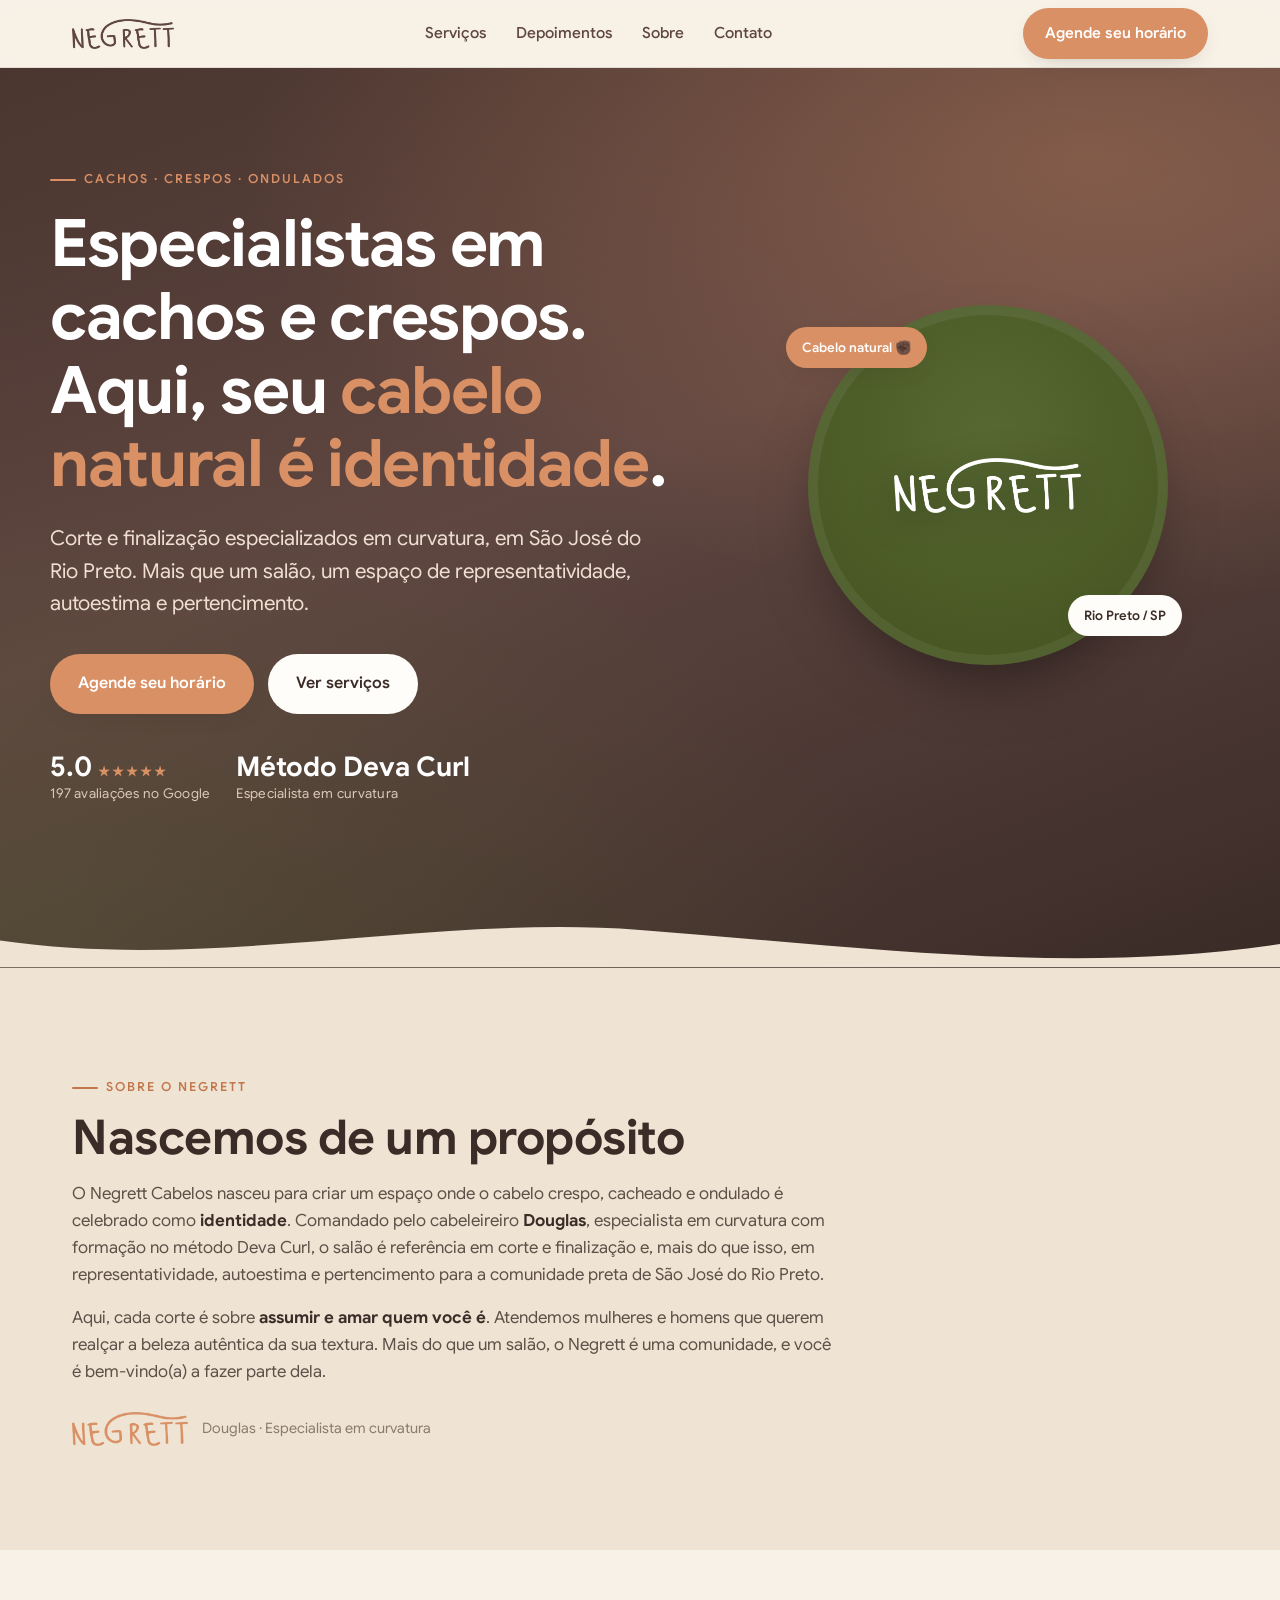
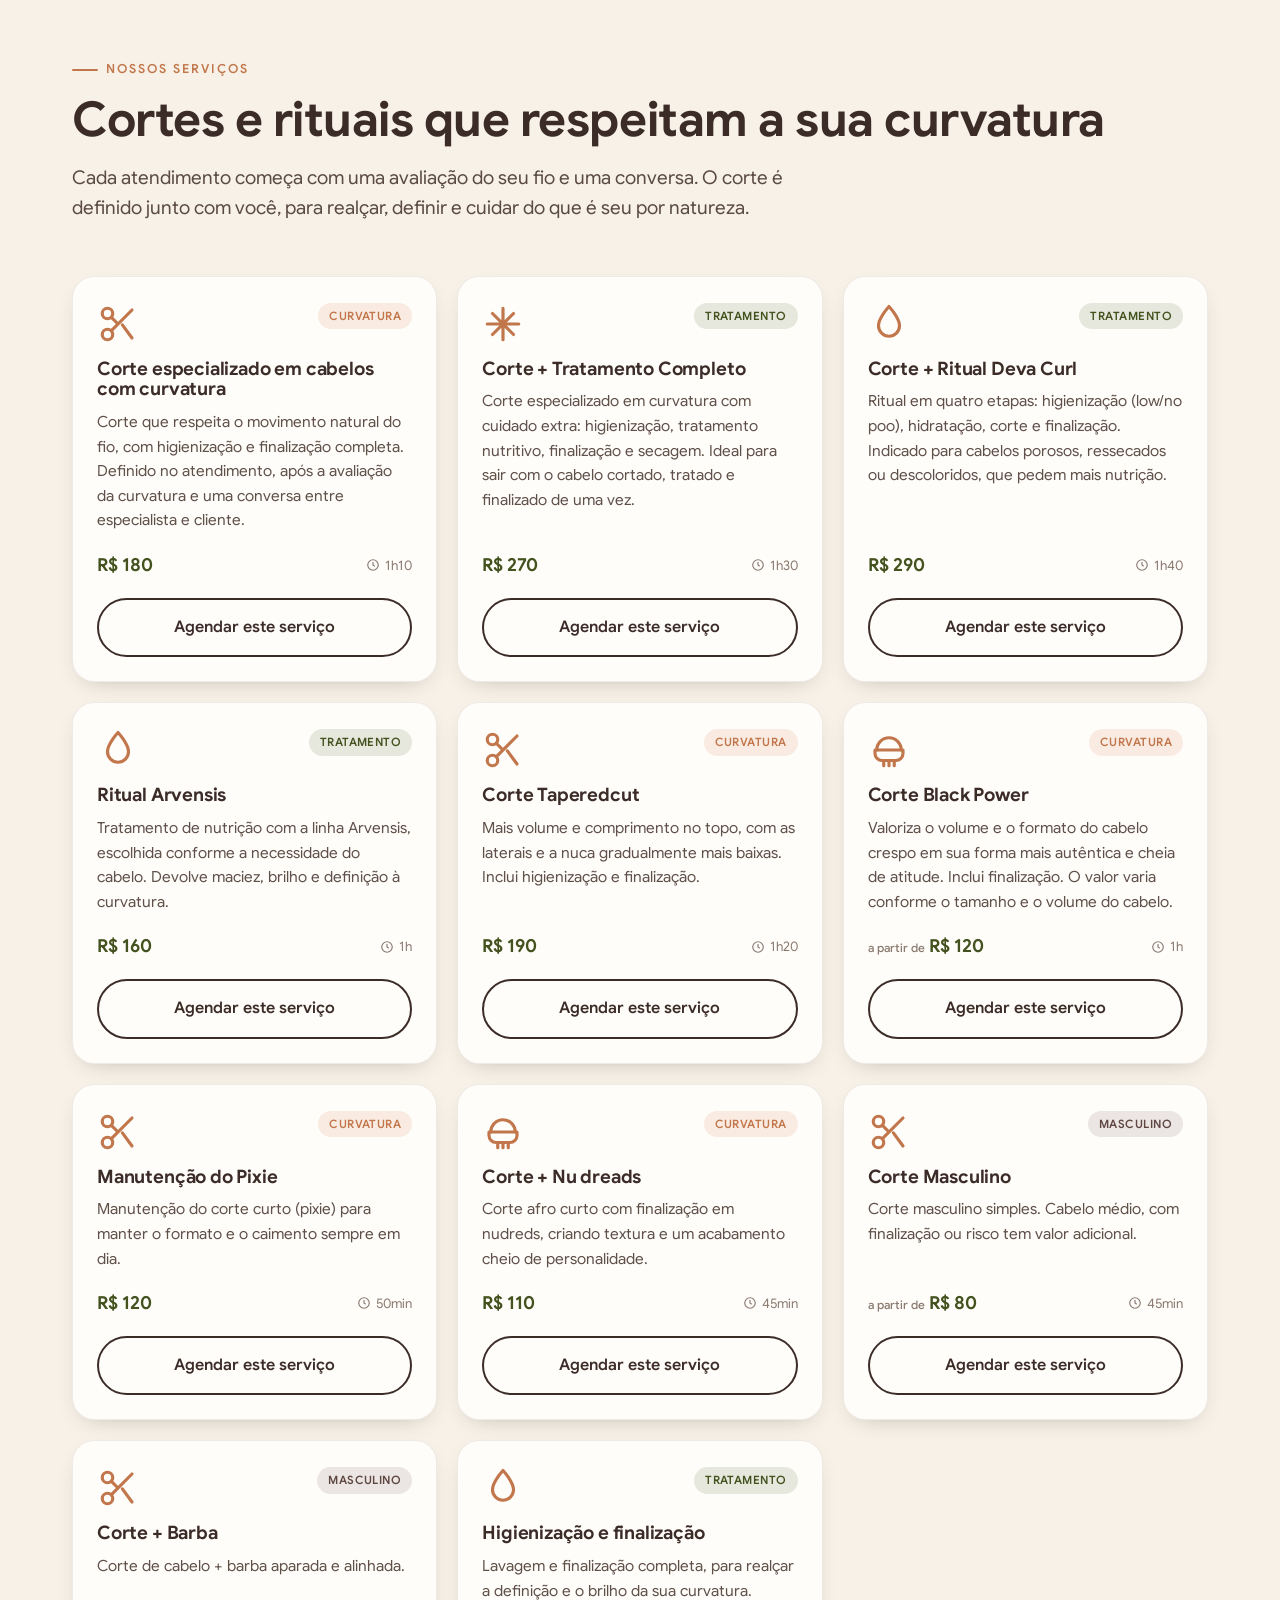
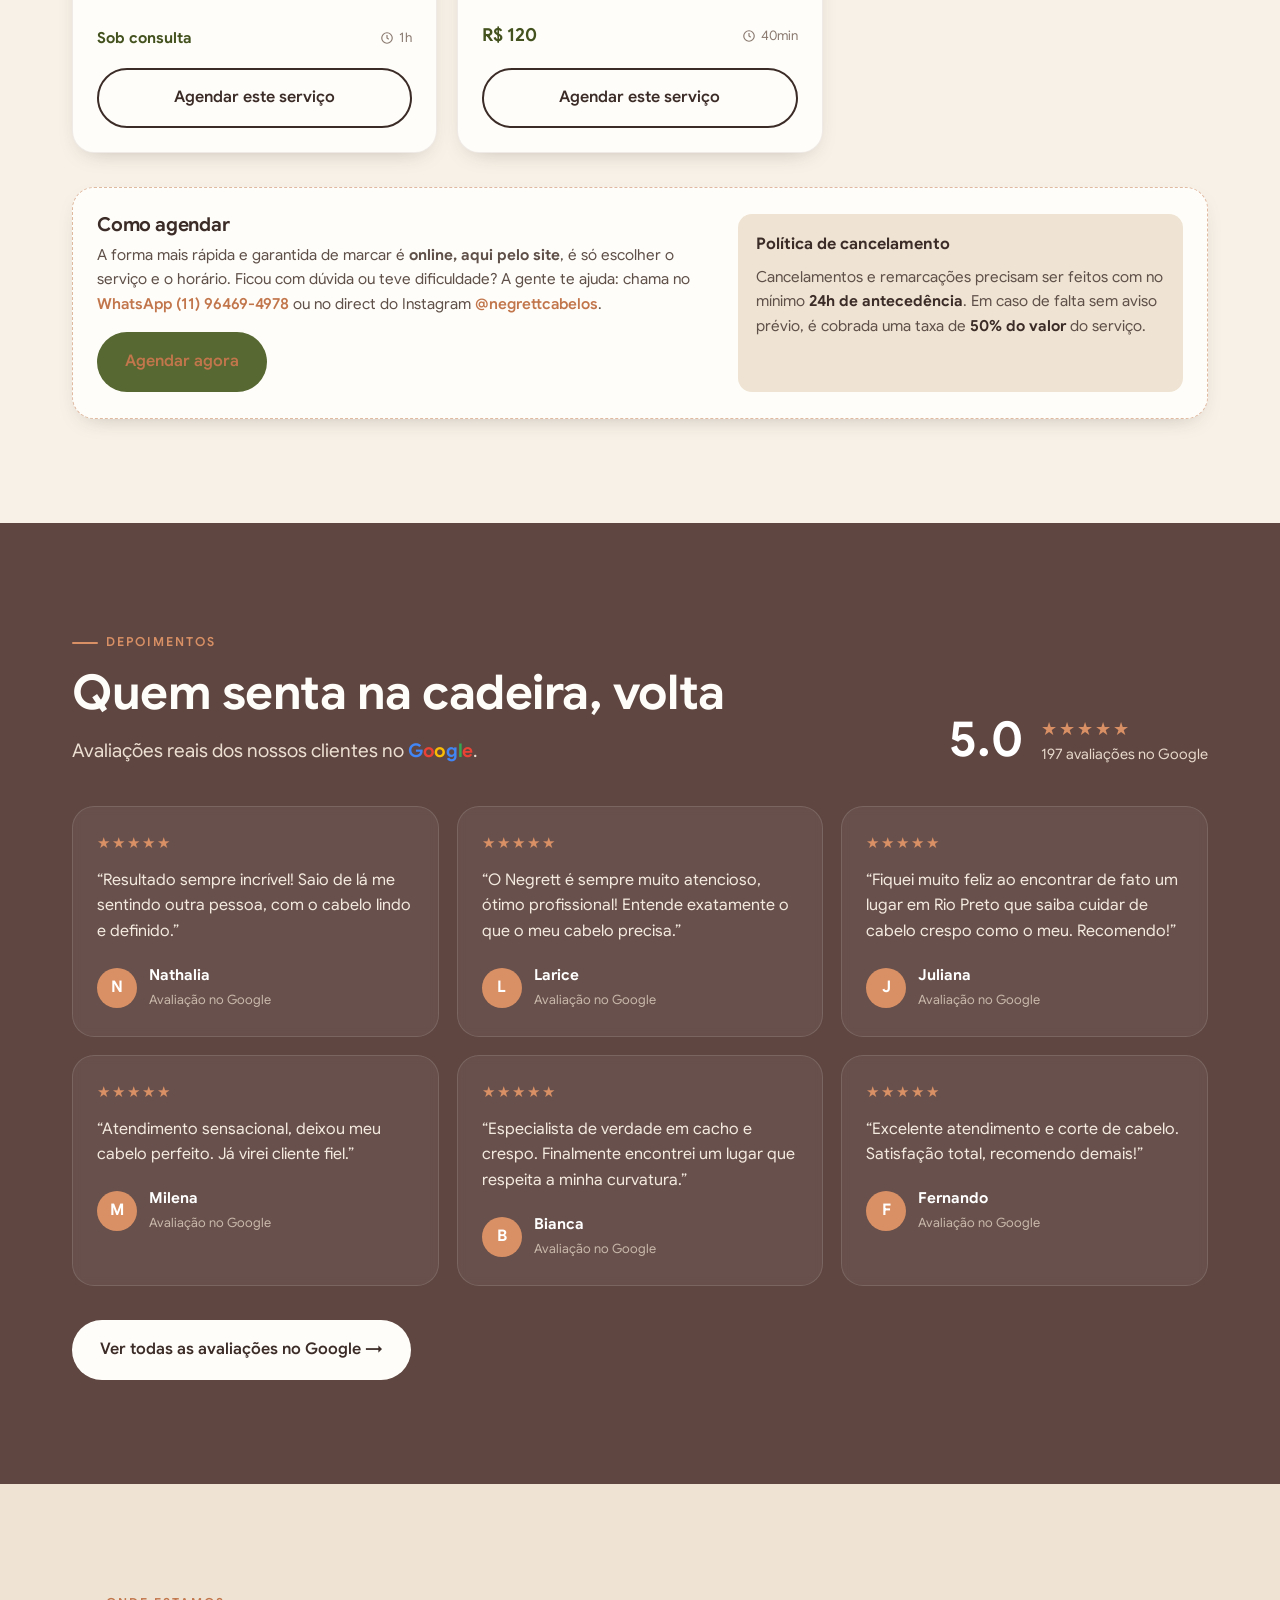
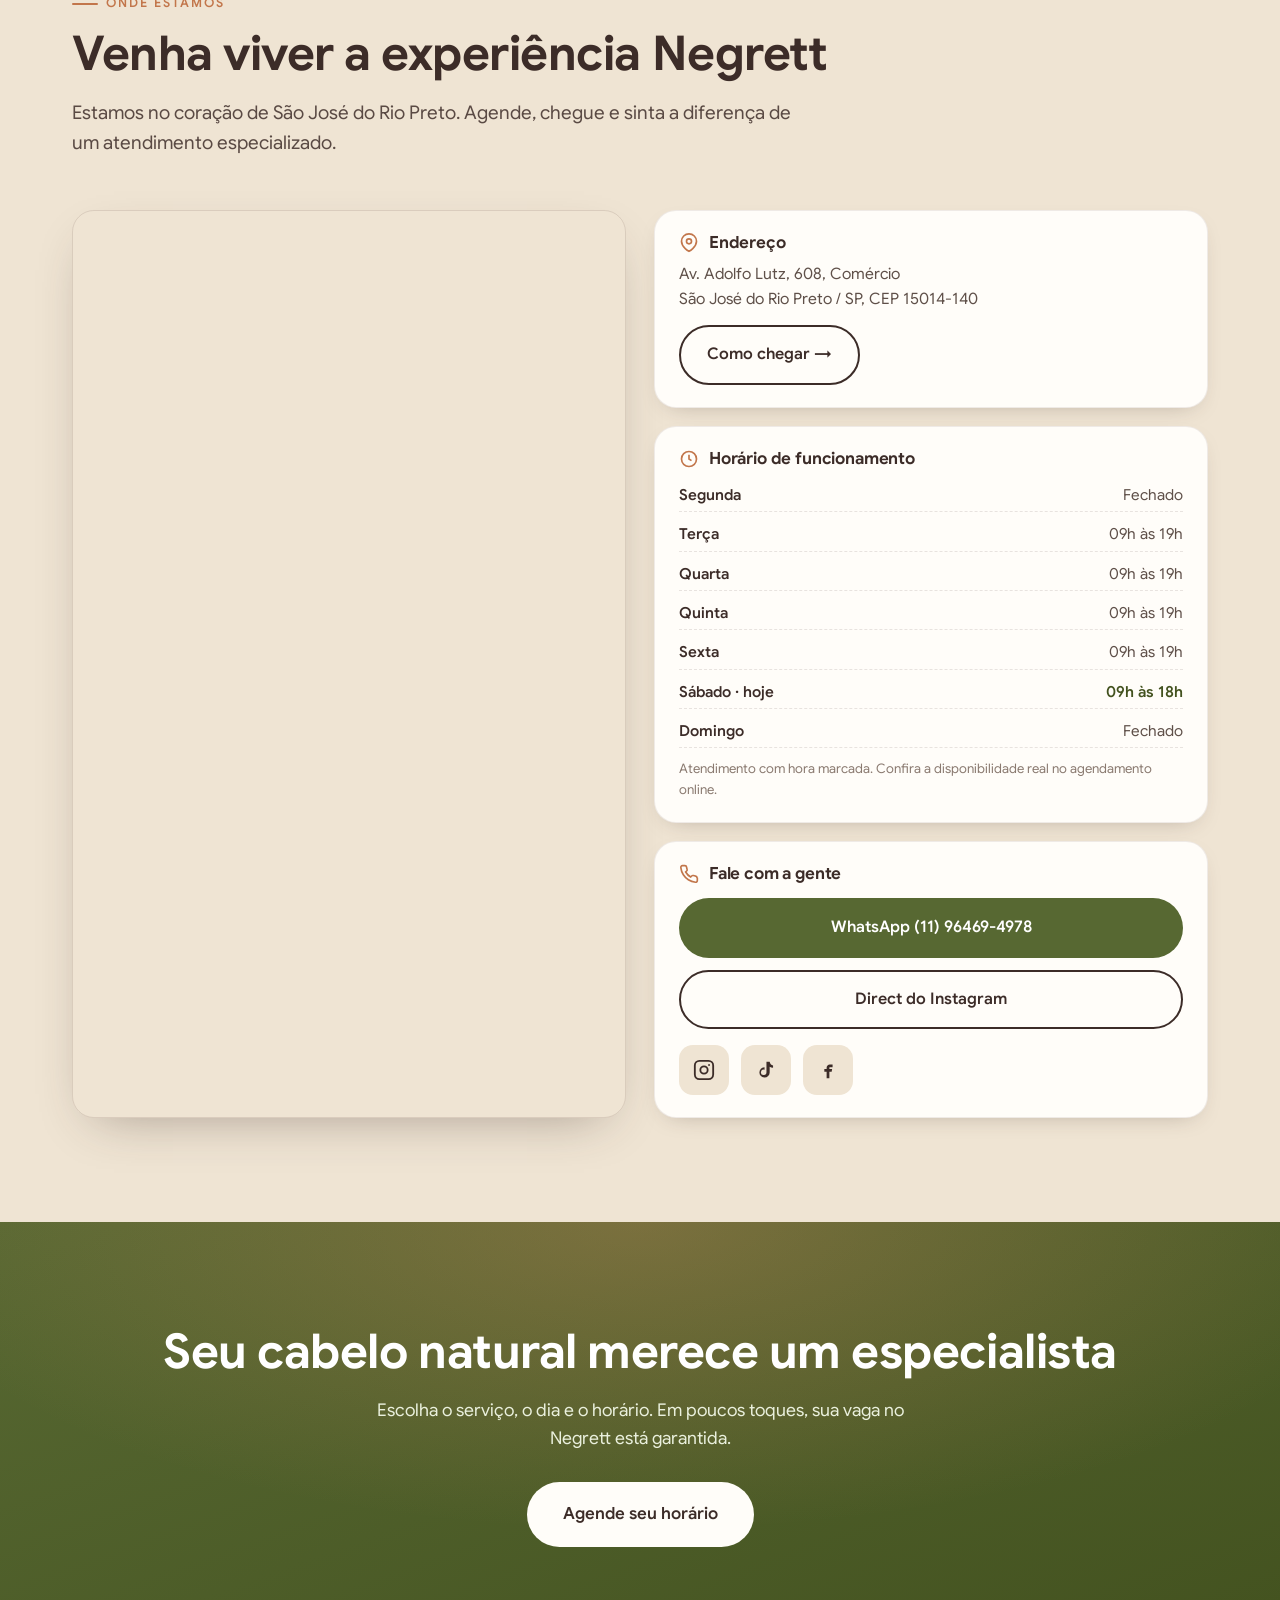
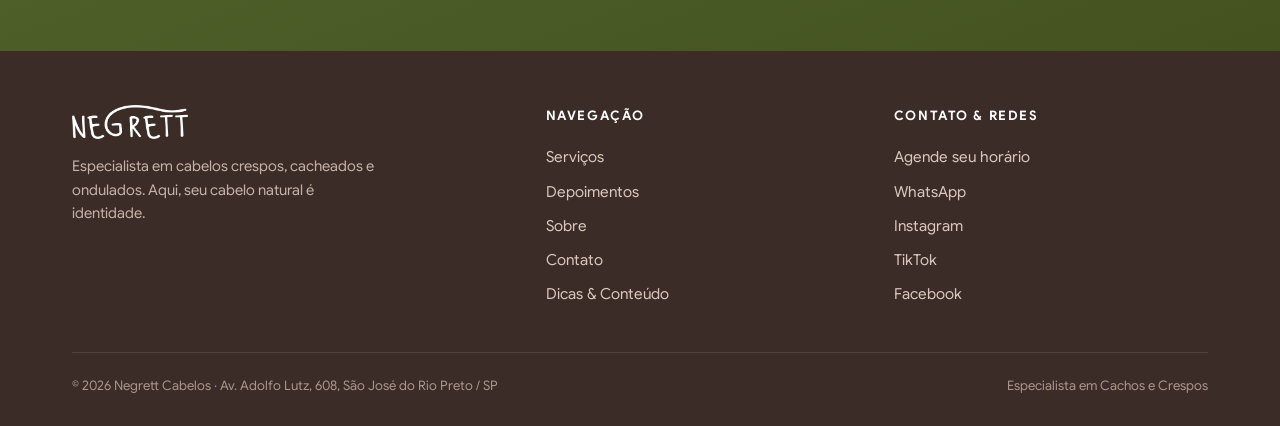
<file: index.html>
<!DOCTYPE html>
<html lang="pt-BR">

<head>
  <meta charset="UTF-8" />
  <meta name="viewport" content="width=device-width, initial-scale=1" />
  <title>Negrett Cabelos | Especialista em Cachos e Crespos, São José do Rio Preto</title>
  <meta name="description"
    content="Salão especialista em cabelos crespos, cacheados e ondulados em São José do Rio Preto. Corte e finalização com o especialista Douglas. Agende online." />
  <meta name="theme-color" content="#5F4641" />
  <link rel="canonical" href="https://www.negrettcabelos.com.br/" />
  <link rel="icon" type="image/png" href="/assets/img/avatar.png" />
  <link rel="apple-touch-icon" href="/assets/img/avatar.png" />

  <!-- Open Graph -->
  <meta property="og:type" content="business.business" />
  <meta property="og:site_name" content="Negrett Cabelos" />
  <meta property="og:url" content="https://www.negrettcabelos.com.br/" />
  <meta property="og:title" content="Negrett Cabelos | Especialista em Cachos e Crespos" />
  <meta property="og:description"
    content="Aqui, seu cabelo natural é identidade. Corte e finalização especializados em curvatura com o especialista Douglas, São José do Rio Preto. Agende online." />
  <meta property="og:locale" content="pt_BR" />
  <meta property="og:image" content="https://www.negrettcabelos.com.br/assets/img/avatar.png" />

  <link rel="preload" href="assets/fonts/GoogleSans-Regular.ttf" as="font" type="font/ttf" crossorigin />
  <link rel="stylesheet" href="assets/styles.css" />

  <!-- SEO local: dados estruturados -->
  <script type="application/ld+json">
{
  "@context": "https://schema.org",
  "@type": "HairSalon",
  "name": "Negrett Cabelos",
  "description": "Salão especialista em cabelos crespos, cacheados e ondulados em São José do Rio Preto. Corte e finalização com o especialista Douglas.",
  "image": "https://www.negrettcabelos.com.br/assets/img/avatar.png",
  "url": "https://www.negrettcabelos.com.br/",
  "telephone": "+55 11 96469-4978",
  "priceRange": "R$$",
  "address": {
    "@type": "PostalAddress",
    "streetAddress": "Av. Adolfo Lutz, 608",
    "addressLocality": "São José do Rio Preto",
    "addressRegion": "SP",
    "postalCode": "15014-140",
    "addressCountry": "BR"
  },
  "geo": { "@type": "GeoCoordinates", "latitude": "-20.8113", "longitude": "-49.3758" },
  "openingHoursSpecification": [
    { "@type": "OpeningHoursSpecification", "dayOfWeek": ["Tuesday","Wednesday","Thursday","Friday"], "opens": "09:00", "closes": "19:00" },
    { "@type": "OpeningHoursSpecification", "dayOfWeek": "Saturday", "opens": "09:00", "closes": "18:00" }
  ],
  "sameAs": [
    "https://www.instagram.com/negrettcabelos/",
    "https://www.tiktok.com/@negrettc",
    "https://www.facebook.com/negrettcabelos/"
  ],
  "aggregateRating": { "@type": "AggregateRating", "ratingValue": "5.0", "reviewCount": "197" },
  "makesOffer": [
    { "@type": "Offer", "itemOffered": { "@type": "Service", "name": "Corte especializado em cabelos com curvatura" } },
    { "@type": "Offer", "itemOffered": { "@type": "Service", "name": "Corte + Tratamento Completo" } },
    { "@type": "Offer", "itemOffered": { "@type": "Service", "name": "Corte + Ritual Deva Curl" } },
    { "@type": "Offer", "itemOffered": { "@type": "Service", "name": "Corte Black Power" } }
  ]
}
</script>
</head>

<body>

  <!-- ================= HEADER ================= -->
  <header class="header" id="header">
    <div class="container">
      <a href="#inicio" class="brand" aria-label="Negrett Cabelos, início">
        <img src="assets/img/logo-brown.png" alt="Negrett Cabelos" />
      </a>
      <nav class="nav" id="nav" aria-label="Navegação principal">
        <a href="#servicos">Serviços</a>
        <a href="#espaco">Nosso espaço</a>
        <a href="#depoimentos">Depoimentos</a>
        <a href="#sobre">Sobre</a>
        <a href="#contato">Contato</a>
      </nav>
      <div class="header-cta">
        <a href="#" data-booking class="btn btn--primary">Agende seu horário</a>
      </div>
      <button class="nav-toggle" id="navToggle" aria-label="Abrir menu" aria-expanded="false">
        <span></span><span></span><span></span>
      </button>
    </div>
  </header>

  <!-- ================= HERO ================= -->
  <section class="hero" id="inicio">
    <div class="container hero__inner">
      <div class="hero__content">
        <span class="eyebrow hero__eyebrow">Cachos · Crespos · Ondulados</span>
        <h1>Especialistas em cachos e crespos. Aqui, seu <span class="hl">cabelo natural é identidade</span>.</h1>
        <p class="hero__sub">Corte e finalização especializados em curvatura, em São José do Rio Preto. Mais que um
          salão, um espaço de representatividade, autoestima e pertencimento.</p>
        <div class="hero__actions">
          <a href="#" data-booking class="btn btn--primary">Agende seu horário</a>
          <a href="#servicos" class="btn btn--light">Ver serviços</a>
        </div>
        <div class="hero__stats">
          <div class="hero__stat">
            <b>5.0 <span class="stars">★★★★★</span></b>
            <span>197 avaliações no Google</span>
          </div>
          <div class="hero__stat">
            <b>Método Deva Curl</b>
            <span>Especialista em curvatura</span>
          </div>
        </div>
      </div>
      <div class="hero__art">
        <div class="hero__disc">
          <img src="assets/img/logo-white.png" alt="Logotipo Negrett" />
          <span class="hero__badge hero__badge--1">Cabelo natural ✊🏿</span>
          <span class="hero__badge hero__badge--2">Rio Preto / SP</span>
        </div>
      </div>
    </div>
    <svg class="hero__wave" viewBox="0 0 1440 70" preserveAspectRatio="none" aria-hidden="true">
      <path fill="#EFE4D3" d="M0,40 C240,75 480,10 720,28 C960,46 1200,80 1440,44 L1440,70 L0,70 Z"></path>
    </svg>
  </section>

  <!-- ================= SOBRE ================= -->
  <section class="section section--alt" id="sobre">
    <div class="container">
      <div class="about">
        <figure class="about__photo reveal">
          <img src="assets/img/garfo-black.png" alt="Ícone Negrett, pente garfo afro" />
          <figcaption>📷 Espaço para a foto do Douglas</figcaption>
        </figure>
        <div class="about__text reveal">
          <span class="eyebrow">Sobre o Negrett</span>
          <h2 class="section-title" style="margin-bottom:8px">Nascemos de um propósito</h2>
          <p>O Negrett Cabelos nasceu para criar um espaço onde o cabelo crespo, cacheado e ondulado é celebrado como
            <strong>identidade</strong>. Comandado pelo cabeleireiro <strong>Douglas</strong>, especialista em
            curvatura com formação no método Deva Curl, o salão é referência em corte e finalização e, mais do que
            isso, em representatividade, autoestima e pertencimento para a comunidade preta de São José do Rio Preto.
          </p>
          <p>Aqui, cada corte é sobre <strong>assumir e amar quem você é</strong>. Atendemos mulheres e homens que
            querem realçar a beleza autêntica da sua textura. Mais do que um salão, o Negrett é uma comunidade, e você
            é bem-vindo(a) a fazer parte dela.</p>
          <div class="about__sign">
            <img src="assets/img/logo-terracota.png" alt="Negrett" />
            <span>Douglas · Especialista em curvatura</span>
          </div>
        </div>
      </div>
    </div>
  </section>

  <!-- ================= SERVIÇOS ================= -->
  <section class="section" id="servicos">
    <div class="container">
      <div class="section-head reveal">
        <span class="eyebrow">Nossos serviços</span>
        <h2 class="section-title">Cortes e rituais que respeitam a sua curvatura</h2>
        <p class="section-lead">Cada atendimento começa com uma avaliação do seu fio e uma conversa. O corte é definido
          junto com você, para realçar, definir e cuidar do que é seu por natureza.</p>
      </div>

      <div class="services-grid" id="servicesGrid"><!-- cards injetados via JS --></div>

      <!-- Aviso de agendamento + política -->
      <div class="notice reveal">
        <div>
          <h3>Como agendar</h3>
          <p>A forma mais rápida e garantida de marcar é <strong>online, aqui pelo site</strong>, é só escolher o
            serviço e o horário. Ficou com dúvida ou teve dificuldade? A gente te ajuda: chama no <a
              href="https://wa.me/5511964694978" target="_blank" rel="noopener">WhatsApp (11) 96469-4978</a> ou no
            direct do Instagram <a href="https://www.instagram.com/negrettcabelos/" target="_blank"
              rel="noopener">@negrettcabelos</a>.</p>
          <a href="#" data-booking class="btn btn--green" style="margin-top:16px">Agendar agora</a>
        </div>
        <div class="notice__policy">
          <strong>Política de cancelamento</strong>
          <p>Cancelamentos e remarcações precisam ser feitos com no mínimo <strong>24h de antecedência</strong>. Em caso
            de falta sem aviso prévio, é cobrada uma taxa de <strong>50% do valor</strong> do serviço.</p>
        </div>
      </div>
    </div>
  </section>

  <!-- ================= ESPAÇO ================= -->
  <section class="section section--alt" id="espaco">
    <div class="container">
      <div class="section-head reveal">
        <span class="eyebrow">Conheça nosso espaço</span>
        <h2 class="section-title">Um lugar pra assumir e amar quem você é</h2>
        <p class="section-lead">Ambiente acolhedor, pensado para você viver a experiência do começo ao fim. Venha sentir
          de perto o cuidado, a técnica e a energia do Negrett.</p>
      </div>
      <div class="gallery reveal">
        <div class="gallery__item g1"><span>Ambiente do salão</span></div>
        <div class="gallery__item g2"><span>Cadeira &amp; atendimento</span></div>
        <div class="gallery__item g3"><span>Detalhes da marca</span></div>
        <div class="gallery__item g4"><span>Resultados reais</span></div>
        <div class="gallery__item g5"><span>Antes &amp; depois</span></div>
      </div>
      <p class="gallery__note reveal">📷 Espaços reservados para as fotos reais do salão e resultados, é só substituir
        pelas imagens do Negrett.</p>
    </div>
  </section>

  <!-- ================= DEPOIMENTOS ================= -->
  <section class="section section--brown" id="depoimentos">
    <div class="container">
      <div class="reviews-head reveal">
        <div class="section-head" style="margin-bottom:0">
          <span class="eyebrow">Depoimentos</span>
          <h2 class="section-title">Quem senta na cadeira, volta</h2>
          <p class="section-lead">Avaliações reais dos nossos clientes no <span class="g-logo"><span
                class="b">G</span><span class="r">o</span><span class="y">o</span><span class="b">g</span><span
                class="g">l</span><span class="r">e</span></span>.</p>
        </div>
        <div class="rating-box">
          <div class="num">5.0</div>
          <div>
            <div class="stars">★★★★★</div>
            <div class="count">197 avaliações no Google</div>
          </div>
        </div>
      </div>

      <div class="reviews-grid" id="reviewsGrid"><!-- injetado via JS --></div>

      <div style="margin-top:34px" class="reveal">
        <a href="https://share.google/i2Ad7ywq1PzEAvUMZ" target="_blank" rel="noopener" class="btn btn--light">Ver todas
          as avaliações no Google →</a>
      </div>
    </div>
  </section>

  <!-- ================= CONTATO / LOCALIZAÇÃO ================= -->
  <section class="section section--alt" id="contato">
    <div class="container">
      <div class="section-head reveal">
        <span class="eyebrow">Onde estamos</span>
        <h2 class="section-title">Venha viver a experiência Negrett</h2>
        <p class="section-lead">Estamos no coração de São José do Rio Preto. Agende, chegue e sinta a diferença de um
          atendimento especializado.</p>
      </div>

      <div class="contact reveal">
        <div class="contact__map">
          <iframe title="Mapa, Negrett Cabelos"
            src="https://maps.google.com/maps?q=Av.%20Adolfo%20Lutz%20608%2C%20S%C3%A3o%20Jos%C3%A9%20do%20Rio%20Preto%2C%20SP%2C%2015014-140&t=&z=16&ie=UTF8&iwloc=&output=embed"
            loading="lazy" referrerpolicy="no-referrer-when-downgrade"></iframe>
        </div>

        <div class="contact__info">
          <div class="info-card">
            <h3>
              <svg viewBox="0 0 24 24" fill="none" stroke="currentColor" stroke-width="2">
                <path d="M21 10c0 7-9 12-9 12s-9-5-9-12a9 9 0 0 1 18 0Z" />
                <circle cx="12" cy="10" r="3" />
              </svg>
              Endereço
            </h3>
            <p>Av. Adolfo Lutz, 608, Comércio<br>São José do Rio Preto / SP, CEP 15014-140</p>
            <a href="https://maps.google.com/maps?q=Av.+Adolfo+Lutz+608,+São+José+do+Rio+Preto,+SP" target="_blank"
              rel="noopener" class="btn btn--ghost" style="margin-top:14px">Como chegar →</a>
          </div>

          <div class="info-card">
            <h3>
              <svg viewBox="0 0 24 24" fill="none" stroke="currentColor" stroke-width="2">
                <circle cx="12" cy="12" r="9" />
                <path d="M12 7v5l3 2" />
              </svg>
              Horário de funcionamento
            </h3>
            <ul class="hours-list" id="hoursList"></ul>
            <p style="font-size:.82rem;color:#8a7a70;margin-top:10px">Atendimento com hora marcada. Confira a
              disponibilidade real no agendamento online.</p>
          </div>

          <div class="info-card">
            <h3>
              <svg viewBox="0 0 24 24" fill="none" stroke="currentColor" stroke-width="2">
                <path
                  d="M22 16.9v3a2 2 0 0 1-2.2 2 19.8 19.8 0 0 1-8.6-3 19.5 19.5 0 0 1-6-6 19.8 19.8 0 0 1-3-8.6A2 2 0 0 1 4.1 2h3a2 2 0 0 1 2 1.7c.1.9.3 1.8.6 2.6a2 2 0 0 1-.5 2.1L8 9.6a16 16 0 0 0 6 6l1.2-1.2a2 2 0 0 1 2.1-.5c.8.3 1.7.5 2.6.6a2 2 0 0 1 1.7 2Z" />
              </svg>
              Fale com a gente
            </h3>
            <div class="contact-actions" style="margin-top:14px">
              <a href="https://wa.me/5511964694978?text=Ol%C3%A1!%20Gostaria%20de%20agendar%20um%20hor%C3%A1rio%20no%20Negrett."
                target="_blank" rel="noopener" class="btn btn--green btn--block">WhatsApp (11) 96469-4978</a>
              <a href="https://www.instagram.com/negrettcabelos/" target="_blank" rel="noopener"
                class="btn btn--ghost btn--block">Direct do Instagram</a>
            </div>
            <div class="socials" style="margin-top:16px">
              <a class="social-btn" href="https://www.instagram.com/negrettcabelos/" target="_blank" rel="noopener"
                aria-label="Instagram">
                <svg viewBox="0 0 24 24" fill="none" stroke="currentColor" stroke-width="2">
                  <rect x="2" y="2" width="20" height="20" rx="5" />
                  <circle cx="12" cy="12" r="4" />
                  <circle cx="17.5" cy="6.5" r="1" fill="currentColor" stroke="none" />
                </svg>
              </a>
              <a class="social-btn" href="https://www.tiktok.com/@negrettc" target="_blank" rel="noopener"
                aria-label="TikTok">
                <svg viewBox="0 0 24 24" fill="currentColor">
                  <path
                    d="M16 3c.3 2.1 1.6 3.7 3.7 4v2.5c-1.4 0-2.7-.4-3.7-1.1v6.2A5.6 5.6 0 1 1 10.4 9v2.6a3 3 0 1 0 2.1 2.9V3H16Z" />
                </svg>
              </a>
              <a class="social-btn" href="https://www.facebook.com/negrettcabelos/" target="_blank" rel="noopener"
                aria-label="Facebook">
                <svg viewBox="0 0 24 24" fill="currentColor">
                  <path d="M14 9h3V6h-3c-2 0-3.5 1.5-3.5 3.5V11H8v3h2.5v7h3v-7H16l.5-3h-3V9.5c0-.3.2-.5.5-.5Z" />
                </svg>
              </a>
            </div>
          </div>
        </div>
      </div>
    </div>
  </section>

  <!-- ================= CTA FINAL ================= -->
  <section class="section final-cta">
    <div class="container reveal">
      <h2>Seu cabelo natural merece um especialista</h2>
      <p>Escolha o serviço, o dia e o horário. Em poucos toques, sua vaga no Negrett está garantida.</p>
      <a href="#" data-booking class="btn btn--light" style="font-size:1.05rem;padding:17px 34px">Agende seu horário</a>
    </div>
  </section>

  <!-- ================= FOOTER ================= -->
  <footer class="footer">
    <div class="container">
      <div class="footer__grid">
        <div class="footer__brand">
          <img src="assets/img/logo-white.png" alt="Negrett Cabelos" />
          <p>Especialista em cabelos crespos, cacheados e ondulados. Aqui, seu cabelo natural é identidade.</p>
        </div>
        <div>
          <h4>Navegação</h4>
          <a href="#servicos">Serviços</a>
          <a href="#espaco">Nosso espaço</a>
          <a href="#depoimentos">Depoimentos</a>
          <a href="#sobre">Sobre</a>
          <a href="#contato">Contato</a>
          <a href="/blog/">Dicas &amp; Conteúdo</a>
        </div>
        <div>
          <h4>Contato &amp; redes</h4>
          <a href="#" data-booking>Agende seu horário</a>
          <a href="https://wa.me/5511964694978" target="_blank" rel="noopener">WhatsApp</a>
          <a href="https://www.instagram.com/negrettcabelos/" target="_blank" rel="noopener">Instagram</a>
          <a href="https://www.tiktok.com/@negrettc" target="_blank" rel="noopener">TikTok</a>
          <a href="https://www.facebook.com/negrettcabelos/" target="_blank" rel="noopener">Facebook</a>
        </div>
      </div>
      <div class="footer__bottom">
        <span>© <span id="year"></span> Negrett Cabelos · Av. Adolfo Lutz, 608, São José do Rio Preto / SP</span>
        <span>Especialista em Cachos e Crespos</span>
      </div>
    </div>
  </footer>

  <!-- Sticky CTA mobile -->
  <div class="mobile-cta" id="mobileCta">
    <a href="#" data-booking class="btn btn--primary">Agende seu horário</a>
  </div>

  <script src="assets/script.js"></script>
</body>

</html>
</file>
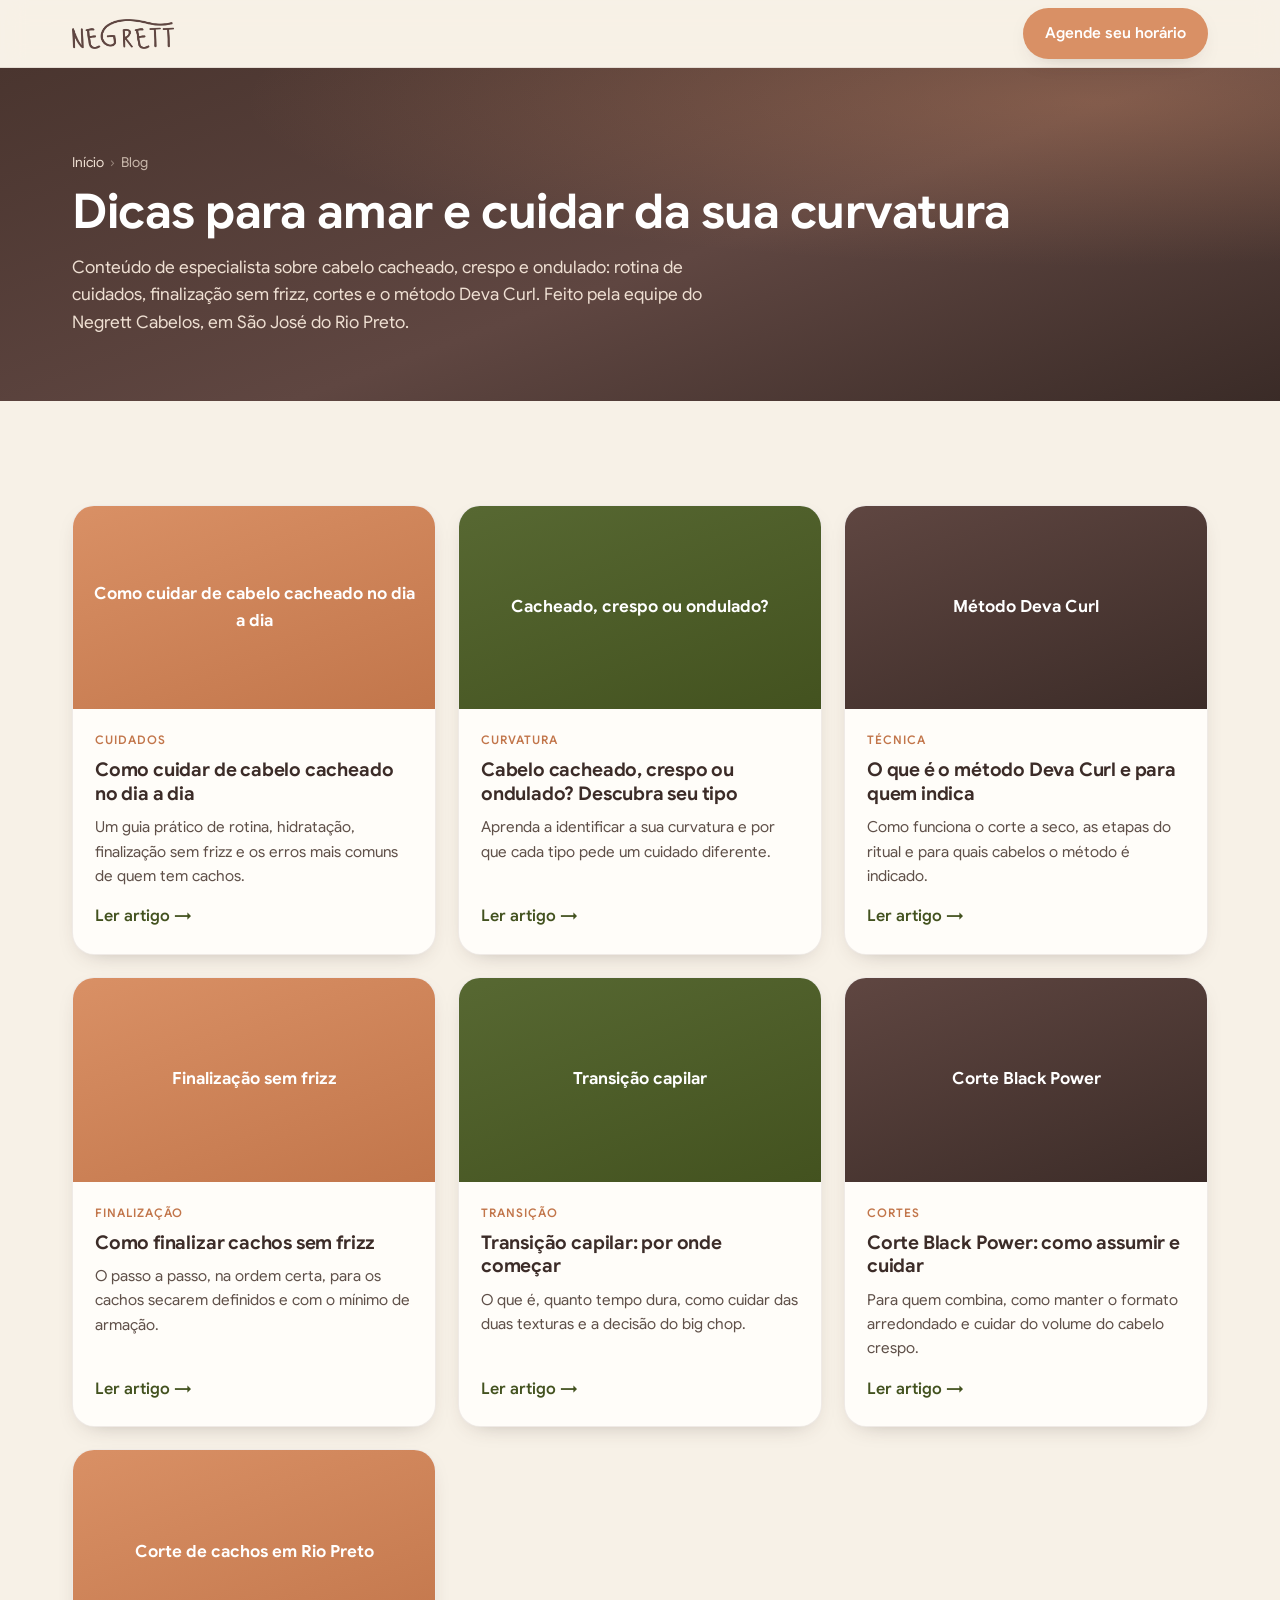
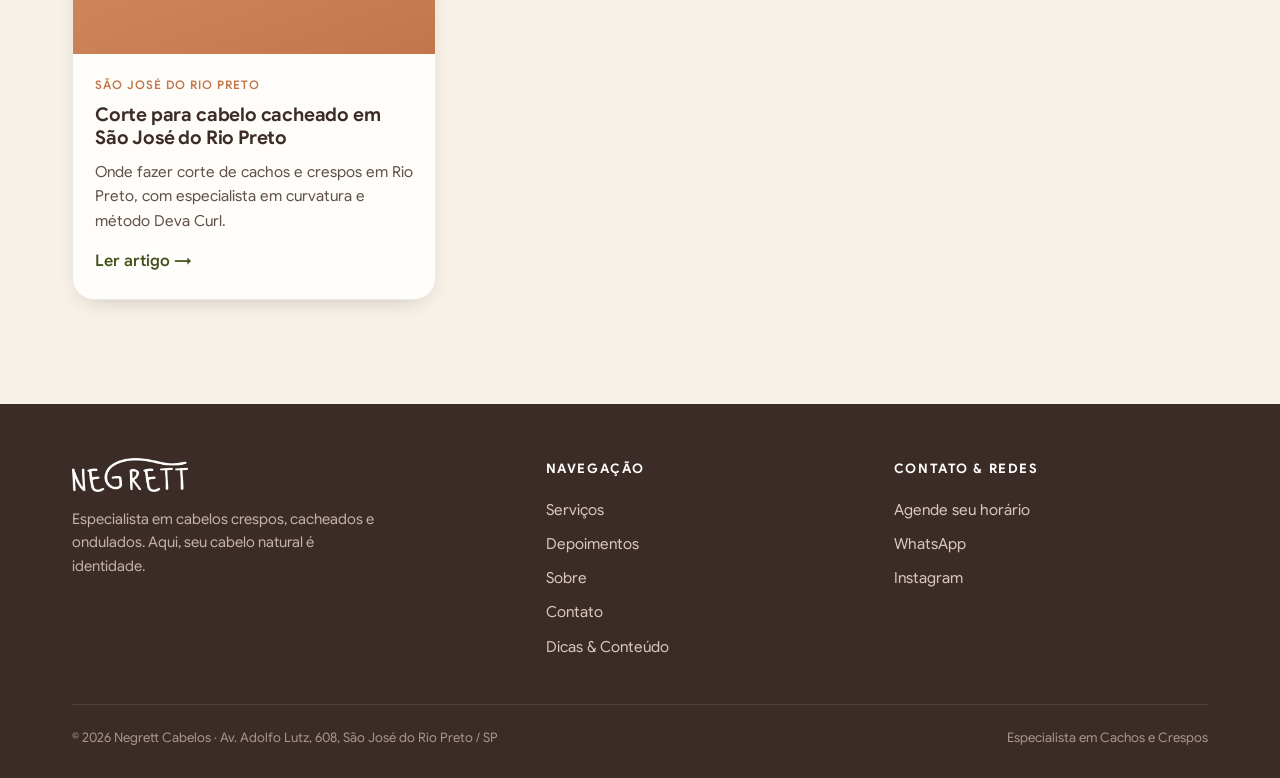
<file: blog/index.html>
<!DOCTYPE html>
<html lang="pt-BR">

<head>
  <meta charset="UTF-8" />
  <meta name="viewport" content="width=device-width, initial-scale=1" />
  <title>Blog do Negrett Cabelos | Dicas de cabelo cacheado, crespo e ondulado</title>
  <meta name="description"
    content="Dicas de especialista para cuidar de cabelo cacheado, crespo e ondulado: hidratação, finalização sem frizz, cortes e método Deva Curl. Por Negrett Cabelos, São José do Rio Preto." />
  <meta name="theme-color" content="#5F4641" />
  <link rel="canonical" href="https://www.negrettcabelos.com.br/blog/" />
  <link rel="icon" type="image/png" href="/assets/img/avatar.png" />
  <link rel="apple-touch-icon" href="/assets/img/avatar.png" />

  <meta property="og:type" content="website" />
  <meta property="og:site_name" content="Negrett Cabelos" />
  <meta property="og:url" content="https://www.negrettcabelos.com.br/blog/" />
  <meta property="og:title" content="Blog do Negrett Cabelos | Dicas de cabelo cacheado e crespo" />
  <meta property="og:description"
    content="Dicas de especialista para cuidar da sua curvatura: hidratação, finalização sem frizz, cortes e método Deva Curl." />
  <meta property="og:locale" content="pt_BR" />
  <meta property="og:image" content="https://www.negrettcabelos.com.br/assets/img/avatar.png" />

  <link rel="stylesheet" href="/assets/styles.css" />

  <script type="application/ld+json">
  {
    "@context": "https://schema.org",
    "@type": "Blog",
    "name": "Blog do Negrett Cabelos",
    "description": "Dicas de especialista para cuidar de cabelo cacheado, crespo e ondulado.",
    "url": "https://www.negrettcabelos.com.br/blog/",
    "publisher": {
      "@type": "HairSalon",
      "name": "Negrett Cabelos",
      "url": "https://www.negrettcabelos.com.br/"
    }
  }
  </script>
  <script type="application/ld+json">
  {
    "@context": "https://schema.org",
    "@type": "BreadcrumbList",
    "itemListElement": [
      { "@type": "ListItem", "position": 1, "name": "Início", "item": "https://www.negrettcabelos.com.br/" },
      { "@type": "ListItem", "position": 2, "name": "Blog", "item": "https://www.negrettcabelos.com.br/blog/" }
    ]
  }
  </script>
</head>

<body>

  <header class="header">
    <div class="container" style="display:flex;align-items:center;justify-content:space-between;gap:14px">
      <a href="/" class="brand" aria-label="Negrett Cabelos, início"><img src="/assets/img/logo-brown.png"
          alt="Negrett Cabelos" /></a>
      <a href="https://booksy.com/pt-br/211337_negrett-cabelos_saloes-de-beleza_1016889_sao-jose-do-rio-preto"
        target="_blank" rel="noopener" class="btn btn--primary"
        style="min-height:44px;padding:11px 20px;font-size:.95rem">Agende seu horário</a>
    </div>
  </header>

  <section class="blog-hero">
    <div class="container">
      <nav class="crumbs" aria-label="Você está aqui">
        <a href="/">Início</a><span>›</span>Blog
      </nav>
      <h1>Dicas para amar e cuidar da sua curvatura</h1>
      <p>Conteúdo de especialista sobre cabelo cacheado, crespo e ondulado: rotina de cuidados, finalização sem frizz,
        cortes e o método Deva Curl. Feito pela equipe do Negrett Cabelos, em São José do Rio Preto.</p>
    </div>
  </section>

  <main class="section">
    <div class="container">
      <div class="posts-grid">

        <article class="post-card">
          <a href="/blog/como-cuidar-de-cabelo-cacheado-no-dia-a-dia" class="post-card__thumb t1"
            aria-label="Ler: Como cuidar de cabelo cacheado no dia a dia">
            <span>Como cuidar de cabelo cacheado no dia a dia</span>
          </a>
          <div class="post-card__body">
            <span class="post-card__cat">Cuidados</span>
            <h2><a href="/blog/como-cuidar-de-cabelo-cacheado-no-dia-a-dia">Como cuidar de cabelo cacheado no dia a
                dia</a></h2>
            <p>Um guia prático de rotina, hidratação, finalização sem frizz e os erros mais comuns de quem tem cachos.</p>
            <a href="/blog/como-cuidar-de-cabelo-cacheado-no-dia-a-dia" class="more">Ler artigo →</a>
          </div>
        </article>

        <article class="post-card">
          <a href="/blog/tipos-de-curvatura-cabelo-cacheado-crespo-ondulado" class="post-card__thumb t2"
            aria-label="Ler: Descubra seu tipo de curvatura">
            <span>Cacheado, crespo ou ondulado?</span>
          </a>
          <div class="post-card__body">
            <span class="post-card__cat">Curvatura</span>
            <h2><a href="/blog/tipos-de-curvatura-cabelo-cacheado-crespo-ondulado">Cabelo cacheado, crespo ou ondulado?
                Descubra seu tipo</a></h2>
            <p>Aprenda a identificar a sua curvatura e por que cada tipo pede um cuidado diferente.</p>
            <a href="/blog/tipos-de-curvatura-cabelo-cacheado-crespo-ondulado" class="more">Ler artigo →</a>
          </div>
        </article>

        <article class="post-card">
          <a href="/blog/metodo-deva-curl-o-que-e" class="post-card__thumb t3"
            aria-label="Ler: O que é o método Deva Curl">
            <span>Método Deva Curl</span>
          </a>
          <div class="post-card__body">
            <span class="post-card__cat">Técnica</span>
            <h2><a href="/blog/metodo-deva-curl-o-que-e">O que é o método Deva Curl e para quem indica</a></h2>
            <p>Como funciona o corte a seco, as etapas do ritual e para quais cabelos o método é indicado.</p>
            <a href="/blog/metodo-deva-curl-o-que-e" class="more">Ler artigo →</a>
          </div>
        </article>

        <article class="post-card">
          <a href="/blog/como-finalizar-cachos-sem-frizz" class="post-card__thumb t1"
            aria-label="Ler: Como finalizar cachos sem frizz">
            <span>Finalização sem frizz</span>
          </a>
          <div class="post-card__body">
            <span class="post-card__cat">Finalização</span>
            <h2><a href="/blog/como-finalizar-cachos-sem-frizz">Como finalizar cachos sem frizz</a></h2>
            <p>O passo a passo, na ordem certa, para os cachos secarem definidos e com o mínimo de armação.</p>
            <a href="/blog/como-finalizar-cachos-sem-frizz" class="more">Ler artigo →</a>
          </div>
        </article>

        <article class="post-card">
          <a href="/blog/transicao-capilar-como-comecar" class="post-card__thumb t2"
            aria-label="Ler: Transição capilar, por onde começar">
            <span>Transição capilar</span>
          </a>
          <div class="post-card__body">
            <span class="post-card__cat">Transição</span>
            <h2><a href="/blog/transicao-capilar-como-comecar">Transição capilar: por onde começar</a></h2>
            <p>O que é, quanto tempo dura, como cuidar das duas texturas e a decisão do big chop.</p>
            <a href="/blog/transicao-capilar-como-comecar" class="more">Ler artigo →</a>
          </div>
        </article>

        <article class="post-card">
          <a href="/blog/corte-black-power-como-assumir-e-cuidar" class="post-card__thumb t3"
            aria-label="Ler: Corte Black Power">
            <span>Corte Black Power</span>
          </a>
          <div class="post-card__body">
            <span class="post-card__cat">Cortes</span>
            <h2><a href="/blog/corte-black-power-como-assumir-e-cuidar">Corte Black Power: como assumir e cuidar</a></h2>
            <p>Para quem combina, como manter o formato arredondado e cuidar do volume do cabelo crespo.</p>
            <a href="/blog/corte-black-power-como-assumir-e-cuidar" class="more">Ler artigo →</a>
          </div>
        </article>

        <article class="post-card">
          <a href="/blog/corte-cabelo-cacheado-sao-jose-do-rio-preto" class="post-card__thumb t1"
            aria-label="Ler: Corte para cabelo cacheado em São José do Rio Preto">
            <span>Corte de cachos em Rio Preto</span>
          </a>
          <div class="post-card__body">
            <span class="post-card__cat">São José do Rio Preto</span>
            <h2><a href="/blog/corte-cabelo-cacheado-sao-jose-do-rio-preto">Corte para cabelo cacheado em São José do Rio
                Preto</a></h2>
            <p>Onde fazer corte de cachos e crespos em Rio Preto, com especialista em curvatura e método Deva Curl.</p>
            <a href="/blog/corte-cabelo-cacheado-sao-jose-do-rio-preto" class="more">Ler artigo →</a>
          </div>
        </article>

      </div>
    </div>
  </main>

  <footer class="footer">
    <div class="container">
      <div class="footer__grid">
        <div class="footer__brand">
          <img src="/assets/img/logo-white.png" alt="Negrett Cabelos" />
          <p>Especialista em cabelos crespos, cacheados e ondulados. Aqui, seu cabelo natural é identidade.</p>
        </div>
        <div>
          <h4>Navegação</h4>
          <a href="/#servicos">Serviços</a>
          <a href="/#depoimentos">Depoimentos</a>
          <a href="/#sobre">Sobre</a>
          <a href="/#contato">Contato</a>
          <a href="/blog/">Dicas &amp; Conteúdo</a>
        </div>
        <div>
          <h4>Contato &amp; redes</h4>
          <a href="https://booksy.com/pt-br/211337_negrett-cabelos_saloes-de-beleza_1016889_sao-jose-do-rio-preto"
            target="_blank" rel="noopener">Agende seu horário</a>
          <a href="https://wa.me/5511964694978" target="_blank" rel="noopener">WhatsApp</a>
          <a href="https://www.instagram.com/negrettcabelos/" target="_blank" rel="noopener">Instagram</a>
        </div>
      </div>
      <div class="footer__bottom">
        <span>© 2026 Negrett Cabelos · Av. Adolfo Lutz, 608, São José do Rio Preto / SP</span>
        <span>Especialista em Cachos e Crespos</span>
      </div>
    </div>
  </footer>

</body>

</html>
</file>
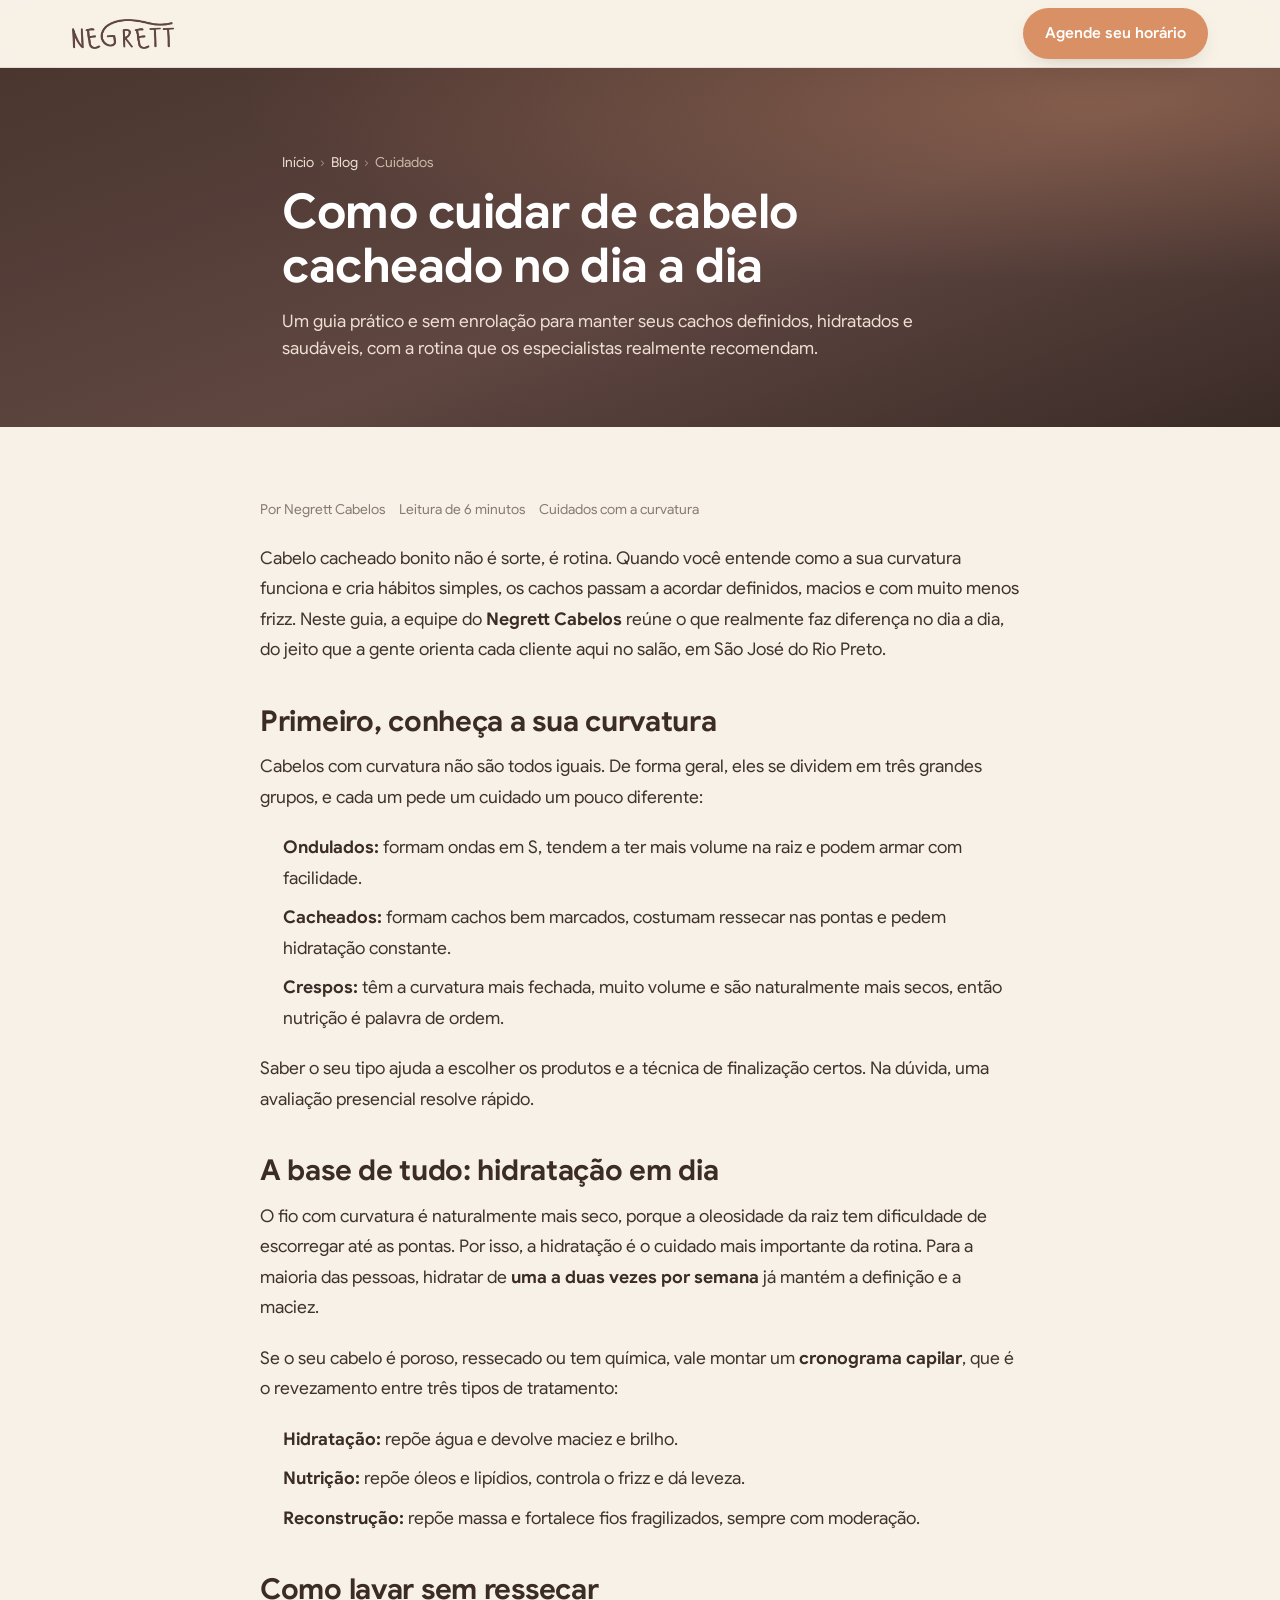
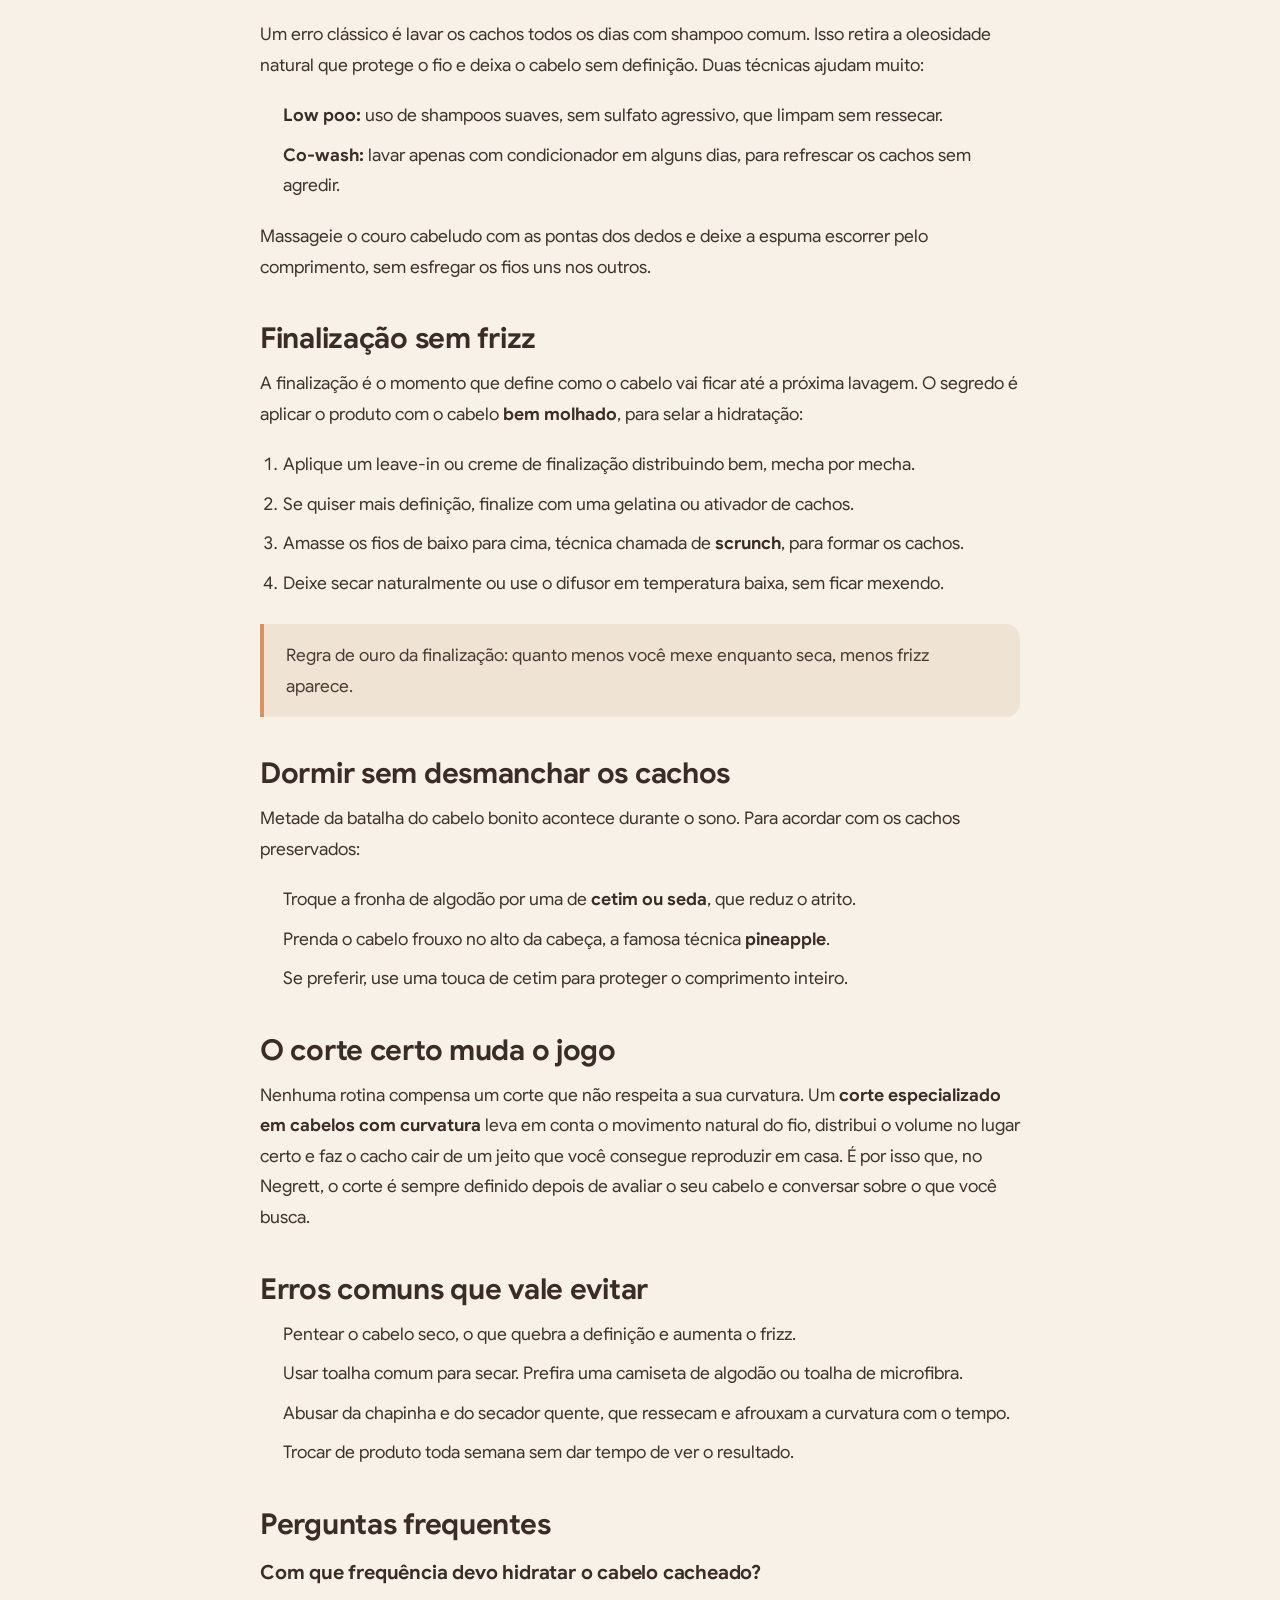
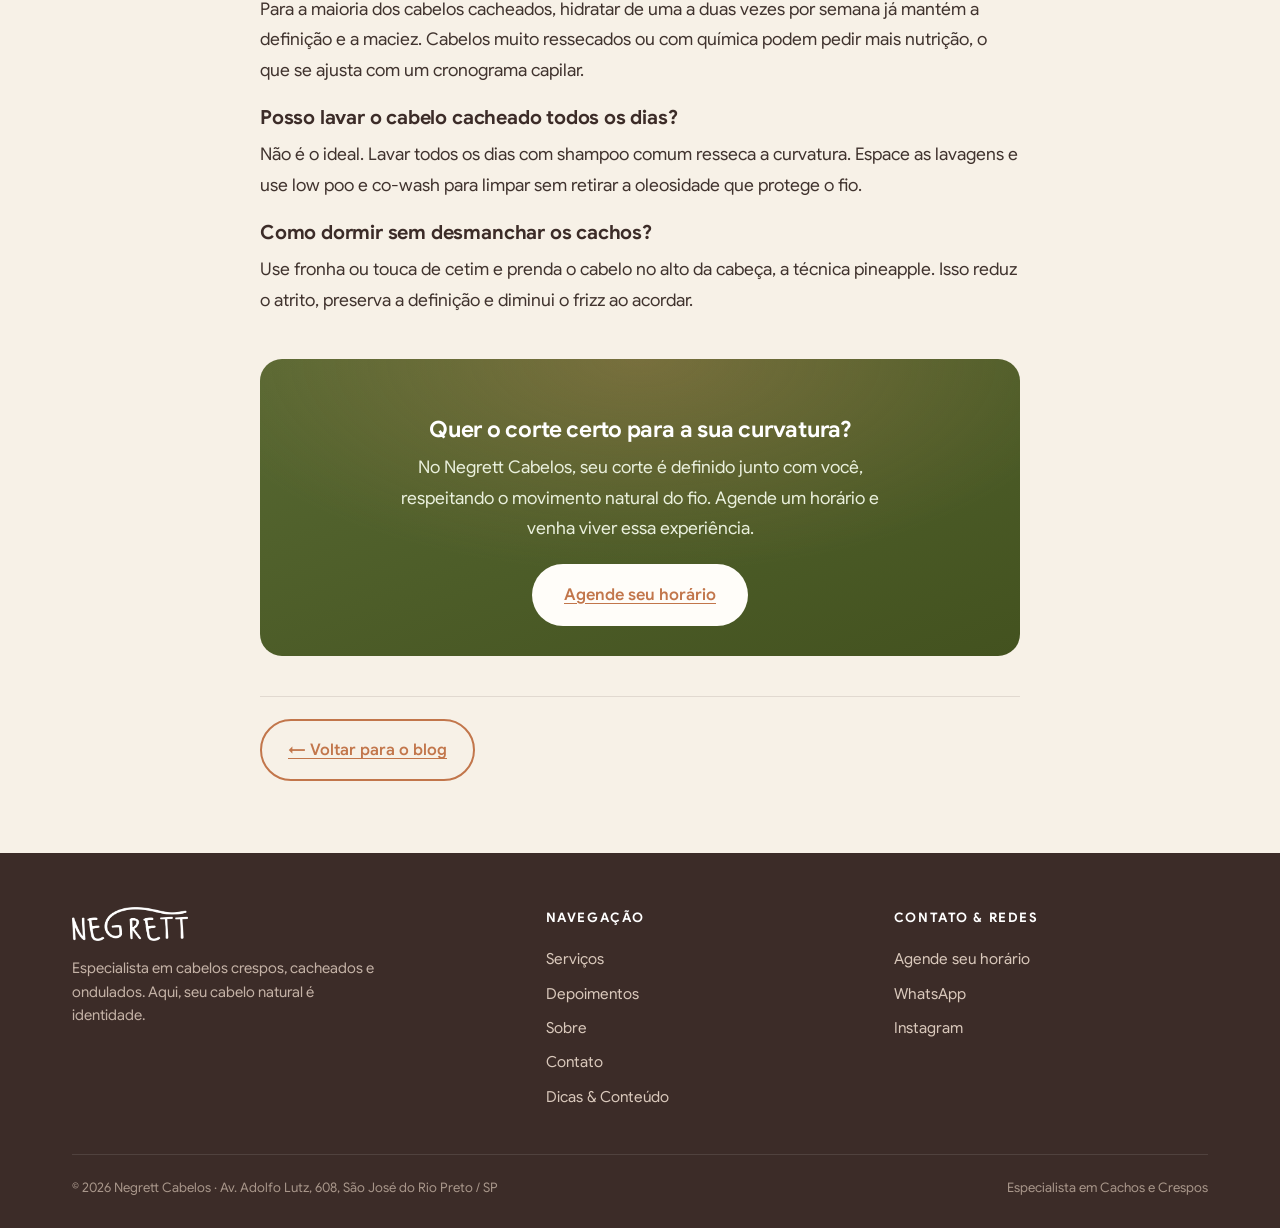
<file: blog/como-cuidar-de-cabelo-cacheado-no-dia-a-dia.html>
<!DOCTYPE html>
<html lang="pt-BR">

<head>
  <meta charset="UTF-8" />
  <meta name="viewport" content="width=device-width, initial-scale=1" />
  <title>Como cuidar de cabelo cacheado no dia a dia: guia completo | Negrett Cabelos</title>
  <meta name="description"
    content="Guia de especialista para cuidar de cabelo cacheado no dia a dia: rotina, hidratação, como lavar sem ressecar, finalização sem frizz e os erros mais comuns. Por Negrett Cabelos." />
  <meta name="theme-color" content="#5F4641" />
  <link rel="canonical"
    href="https://www.negrettcabelos.com.br/blog/como-cuidar-de-cabelo-cacheado-no-dia-a-dia" />
  <link rel="icon" type="image/png" href="/assets/img/avatar.png" />
  <link rel="apple-touch-icon" href="/assets/img/avatar.png" />

  <meta property="og:type" content="article" />
  <meta property="og:site_name" content="Negrett Cabelos" />
  <meta property="og:url"
    content="https://www.negrettcabelos.com.br/blog/como-cuidar-de-cabelo-cacheado-no-dia-a-dia" />
  <meta property="og:title" content="Como cuidar de cabelo cacheado no dia a dia: guia completo" />
  <meta property="og:description"
    content="Rotina, hidratação, finalização sem frizz e os erros mais comuns de quem tem cachos. Guia de especialista." />
  <meta property="og:locale" content="pt_BR" />
  <meta property="og:image" content="https://www.negrettcabelos.com.br/assets/img/avatar.png" />

  <link rel="stylesheet" href="/assets/styles.css" />

  <script type="application/ld+json">
  {
    "@context": "https://schema.org",
    "@type": "Article",
    "headline": "Como cuidar de cabelo cacheado no dia a dia: guia completo",
    "description": "Guia de especialista para cuidar de cabelo cacheado no dia a dia: rotina, hidratação, como lavar sem ressecar, finalização sem frizz e os erros mais comuns.",
    "image": "https://www.negrettcabelos.com.br/assets/img/avatar.png",
    "datePublished": "2026-07-27",
    "dateModified": "2026-07-27",
    "author": { "@type": "Organization", "name": "Negrett Cabelos" },
    "publisher": {
      "@type": "HairSalon",
      "name": "Negrett Cabelos",
      "logo": { "@type": "ImageObject", "url": "https://www.negrettcabelos.com.br/assets/img/avatar.png" }
    },
    "mainEntityOfPage": "https://www.negrettcabelos.com.br/blog/como-cuidar-de-cabelo-cacheado-no-dia-a-dia"
  }
  </script>
  <script type="application/ld+json">
  {
    "@context": "https://schema.org",
    "@type": "BreadcrumbList",
    "itemListElement": [
      { "@type": "ListItem", "position": 1, "name": "Início", "item": "https://www.negrettcabelos.com.br/" },
      { "@type": "ListItem", "position": 2, "name": "Blog", "item": "https://www.negrettcabelos.com.br/blog/" },
      { "@type": "ListItem", "position": 3, "name": "Como cuidar de cabelo cacheado no dia a dia", "item": "https://www.negrettcabelos.com.br/blog/como-cuidar-de-cabelo-cacheado-no-dia-a-dia" }
    ]
  }
  </script>
  <script type="application/ld+json">
  {
    "@context": "https://schema.org",
    "@type": "FAQPage",
    "mainEntity": [
      {
        "@type": "Question",
        "name": "Com que frequência devo hidratar o cabelo cacheado?",
        "acceptedAnswer": { "@type": "Answer", "text": "Para a maioria dos cabelos cacheados, hidratar de uma a duas vezes por semana já mantém a definição e a maciez. Cabelos muito ressecados ou descoloridos podem pedir mais nutrição, o que é ajustado com um cronograma capilar." }
      },
      {
        "@type": "Question",
        "name": "Posso lavar o cabelo cacheado todos os dias?",
        "acceptedAnswer": { "@type": "Answer", "text": "Não é o ideal. Lavar todos os dias com shampoo comum resseca a curvatura. O mais indicado é espaçar as lavagens e usar técnicas como low poo e co-wash para limpar sem retirar a oleosidade natural que protege o fio." }
      },
      {
        "@type": "Question",
        "name": "Como dormir sem desmanchar os cachos?",
        "acceptedAnswer": { "@type": "Answer", "text": "Use fronha de cetim ou uma touca de cetim e prenda o cabelo no alto da cabeça, técnica conhecida como pineapple. Isso reduz o atrito, preserva a definição e diminui o frizz ao acordar." }
      }
    ]
  }
  </script>
</head>

<body>

  <header class="header">
    <div class="container" style="display:flex;align-items:center;justify-content:space-between;gap:14px">
      <a href="/" class="brand" aria-label="Negrett Cabelos, início"><img src="/assets/img/logo-brown.png"
          alt="Negrett Cabelos" /></a>
      <a href="https://booksy.com/pt-br/211337_negrett-cabelos_saloes-de-beleza_1016889_sao-jose-do-rio-preto"
        target="_blank" rel="noopener" class="btn btn--primary"
        style="min-height:44px;padding:11px 20px;font-size:.95rem">Agende seu horário</a>
    </div>
  </header>

  <section class="blog-hero">
    <div class="container" style="max-width:760px">
      <nav class="crumbs" aria-label="Você está aqui">
        <a href="/">Início</a><span>›</span><a href="/blog/">Blog</a><span>›</span>Cuidados
      </nav>
      <h1>Como cuidar de cabelo cacheado no dia a dia</h1>
      <p>Um guia prático e sem enrolação para manter seus cachos definidos, hidratados e saudáveis, com a rotina que os
        especialistas realmente recomendam.</p>
    </div>
  </section>

  <article class="post">
    <div class="container">
      <div class="post__wrap">
        <div class="post__meta">
          <span>Por Negrett Cabelos</span>
          <span>Leitura de 6 minutos</span>
          <span>Cuidados com a curvatura</span>
        </div>

        <div class="prose">
          <p>Cabelo cacheado bonito não é sorte, é rotina. Quando você entende como a sua curvatura funciona e cria
            hábitos simples, os cachos passam a acordar definidos, macios e com muito menos frizz. Neste guia, a equipe
            do <strong>Negrett Cabelos</strong> reúne o que realmente faz diferença no dia a dia, do jeito que a gente
            orienta cada cliente aqui no salão, em São José do Rio Preto.</p>

          <h2>Primeiro, conheça a sua curvatura</h2>
          <p>Cabelos com curvatura não são todos iguais. De forma geral, eles se dividem em três grandes grupos, e cada
            um pede um cuidado um pouco diferente:</p>
          <ul>
            <li><strong>Ondulados:</strong> formam ondas em S, tendem a ter mais volume na raiz e podem armar com
              facilidade.</li>
            <li><strong>Cacheados:</strong> formam cachos bem marcados, costumam ressecar nas pontas e pedem hidratação
              constante.</li>
            <li><strong>Crespos:</strong> têm a curvatura mais fechada, muito volume e são naturalmente mais secos, então
              nutrição é palavra de ordem.</li>
          </ul>
          <p>Saber o seu tipo ajuda a escolher os produtos e a técnica de finalização certos. Na dúvida, uma avaliação
            presencial resolve rápido.</p>

          <h2>A base de tudo: hidratação em dia</h2>
          <p>O fio com curvatura é naturalmente mais seco, porque a oleosidade da raiz tem dificuldade de escorregar até
            as pontas. Por isso, a hidratação é o cuidado mais importante da rotina. Para a maioria das pessoas, hidratar
            de <strong>uma a duas vezes por semana</strong> já mantém a definição e a maciez.</p>
          <p>Se o seu cabelo é poroso, ressecado ou tem química, vale montar um <strong>cronograma capilar</strong>, que
            é o revezamento entre três tipos de tratamento:</p>
          <ul>
            <li><strong>Hidratação:</strong> repõe água e devolve maciez e brilho.</li>
            <li><strong>Nutrição:</strong> repõe óleos e lipídios, controla o frizz e dá leveza.</li>
            <li><strong>Reconstrução:</strong> repõe massa e fortalece fios fragilizados, sempre com moderação.</li>
          </ul>

          <h2>Como lavar sem ressecar</h2>
          <p>Um erro clássico é lavar os cachos todos os dias com shampoo comum. Isso retira a oleosidade natural que
            protege o fio e deixa o cabelo sem definição. Duas técnicas ajudam muito:</p>
          <ul>
            <li><strong>Low poo:</strong> uso de shampoos suaves, sem sulfato agressivo, que limpam sem ressecar.</li>
            <li><strong>Co-wash:</strong> lavar apenas com condicionador em alguns dias, para refrescar os cachos sem
              agredir.</li>
          </ul>
          <p>Massageie o couro cabeludo com as pontas dos dedos e deixe a espuma escorrer pelo comprimento, sem esfregar
            os fios uns nos outros.</p>

          <h2>Finalização sem frizz</h2>
          <p>A finalização é o momento que define como o cabelo vai ficar até a próxima lavagem. O segredo é aplicar o
            produto com o cabelo <strong>bem molhado</strong>, para selar a hidratação:</p>
          <ol>
            <li>Aplique um leave-in ou creme de finalização distribuindo bem, mecha por mecha.</li>
            <li>Se quiser mais definição, finalize com uma gelatina ou ativador de cachos.</li>
            <li>Amasse os fios de baixo para cima, técnica chamada de <strong>scrunch</strong>, para formar os cachos.
            </li>
            <li>Deixe secar naturalmente ou use o difusor em temperatura baixa, sem ficar mexendo.</li>
          </ol>
          <blockquote>Regra de ouro da finalização: quanto menos você mexe enquanto seca, menos frizz aparece.
          </blockquote>

          <h2>Dormir sem desmanchar os cachos</h2>
          <p>Metade da batalha do cabelo bonito acontece durante o sono. Para acordar com os cachos preservados:</p>
          <ul>
            <li>Troque a fronha de algodão por uma de <strong>cetim ou seda</strong>, que reduz o atrito.</li>
            <li>Prenda o cabelo frouxo no alto da cabeça, a famosa técnica <strong>pineapple</strong>.</li>
            <li>Se preferir, use uma touca de cetim para proteger o comprimento inteiro.</li>
          </ul>

          <h2>O corte certo muda o jogo</h2>
          <p>Nenhuma rotina compensa um corte que não respeita a sua curvatura. Um <strong>corte especializado em
              cabelos com curvatura</strong> leva em conta o movimento natural do fio, distribui o volume no lugar certo
            e faz o cacho cair de um jeito que você consegue reproduzir em casa. É por isso que, no Negrett, o corte é
            sempre definido depois de avaliar o seu cabelo e conversar sobre o que você busca.</p>

          <h2>Erros comuns que vale evitar</h2>
          <ul>
            <li>Pentear o cabelo seco, o que quebra a definição e aumenta o frizz.</li>
            <li>Usar toalha comum para secar. Prefira uma camiseta de algodão ou toalha de microfibra.</li>
            <li>Abusar da chapinha e do secador quente, que ressecam e afrouxam a curvatura com o tempo.</li>
            <li>Trocar de produto toda semana sem dar tempo de ver o resultado.</li>
          </ul>

          <div class="faq">
            <h2>Perguntas frequentes</h2>
            <h3>Com que frequência devo hidratar o cabelo cacheado?</h3>
            <p>Para a maioria dos cabelos cacheados, hidratar de uma a duas vezes por semana já mantém a definição e a
              maciez. Cabelos muito ressecados ou com química podem pedir mais nutrição, o que se ajusta com um
              cronograma capilar.</p>
            <h3>Posso lavar o cabelo cacheado todos os dias?</h3>
            <p>Não é o ideal. Lavar todos os dias com shampoo comum resseca a curvatura. Espace as lavagens e use low poo
              e co-wash para limpar sem retirar a oleosidade que protege o fio.</p>
            <h3>Como dormir sem desmanchar os cachos?</h3>
            <p>Use fronha ou touca de cetim e prenda o cabelo no alto da cabeça, a técnica pineapple. Isso reduz o
              atrito, preserva a definição e diminui o frizz ao acordar.</p>
          </div>

          <div class="post-cta">
            <h3>Quer o corte certo para a sua curvatura?</h3>
            <p>No Negrett Cabelos, seu corte é definido junto com você, respeitando o movimento natural do fio. Agende um
              horário e venha viver essa experiência.</p>
            <a href="https://booksy.com/pt-br/211337_negrett-cabelos_saloes-de-beleza_1016889_sao-jose-do-rio-preto"
              target="_blank" rel="noopener" class="btn btn--light" style="font-size:1.02rem;padding:15px 30px">Agende
              seu horário</a>
          </div>

          <div class="post-nav">
            <a href="/blog/" class="btn btn--ghost">← Voltar para o blog</a>
          </div>
        </div>
      </div>
    </div>
  </article>

  <footer class="footer">
    <div class="container">
      <div class="footer__grid">
        <div class="footer__brand">
          <img src="/assets/img/logo-white.png" alt="Negrett Cabelos" />
          <p>Especialista em cabelos crespos, cacheados e ondulados. Aqui, seu cabelo natural é identidade.</p>
        </div>
        <div>
          <h4>Navegação</h4>
          <a href="/#servicos">Serviços</a>
          <a href="/#depoimentos">Depoimentos</a>
          <a href="/#sobre">Sobre</a>
          <a href="/#contato">Contato</a>
          <a href="/blog/">Dicas &amp; Conteúdo</a>
        </div>
        <div>
          <h4>Contato &amp; redes</h4>
          <a href="https://booksy.com/pt-br/211337_negrett-cabelos_saloes-de-beleza_1016889_sao-jose-do-rio-preto"
            target="_blank" rel="noopener">Agende seu horário</a>
          <a href="https://wa.me/5511964694978" target="_blank" rel="noopener">WhatsApp</a>
          <a href="https://www.instagram.com/negrettcabelos/" target="_blank" rel="noopener">Instagram</a>
        </div>
      </div>
      <div class="footer__bottom">
        <span>© 2026 Negrett Cabelos · Av. Adolfo Lutz, 608, São José do Rio Preto / SP</span>
        <span>Especialista em Cachos e Crespos</span>
      </div>
    </div>
  </footer>

</body>

</html>
</file>
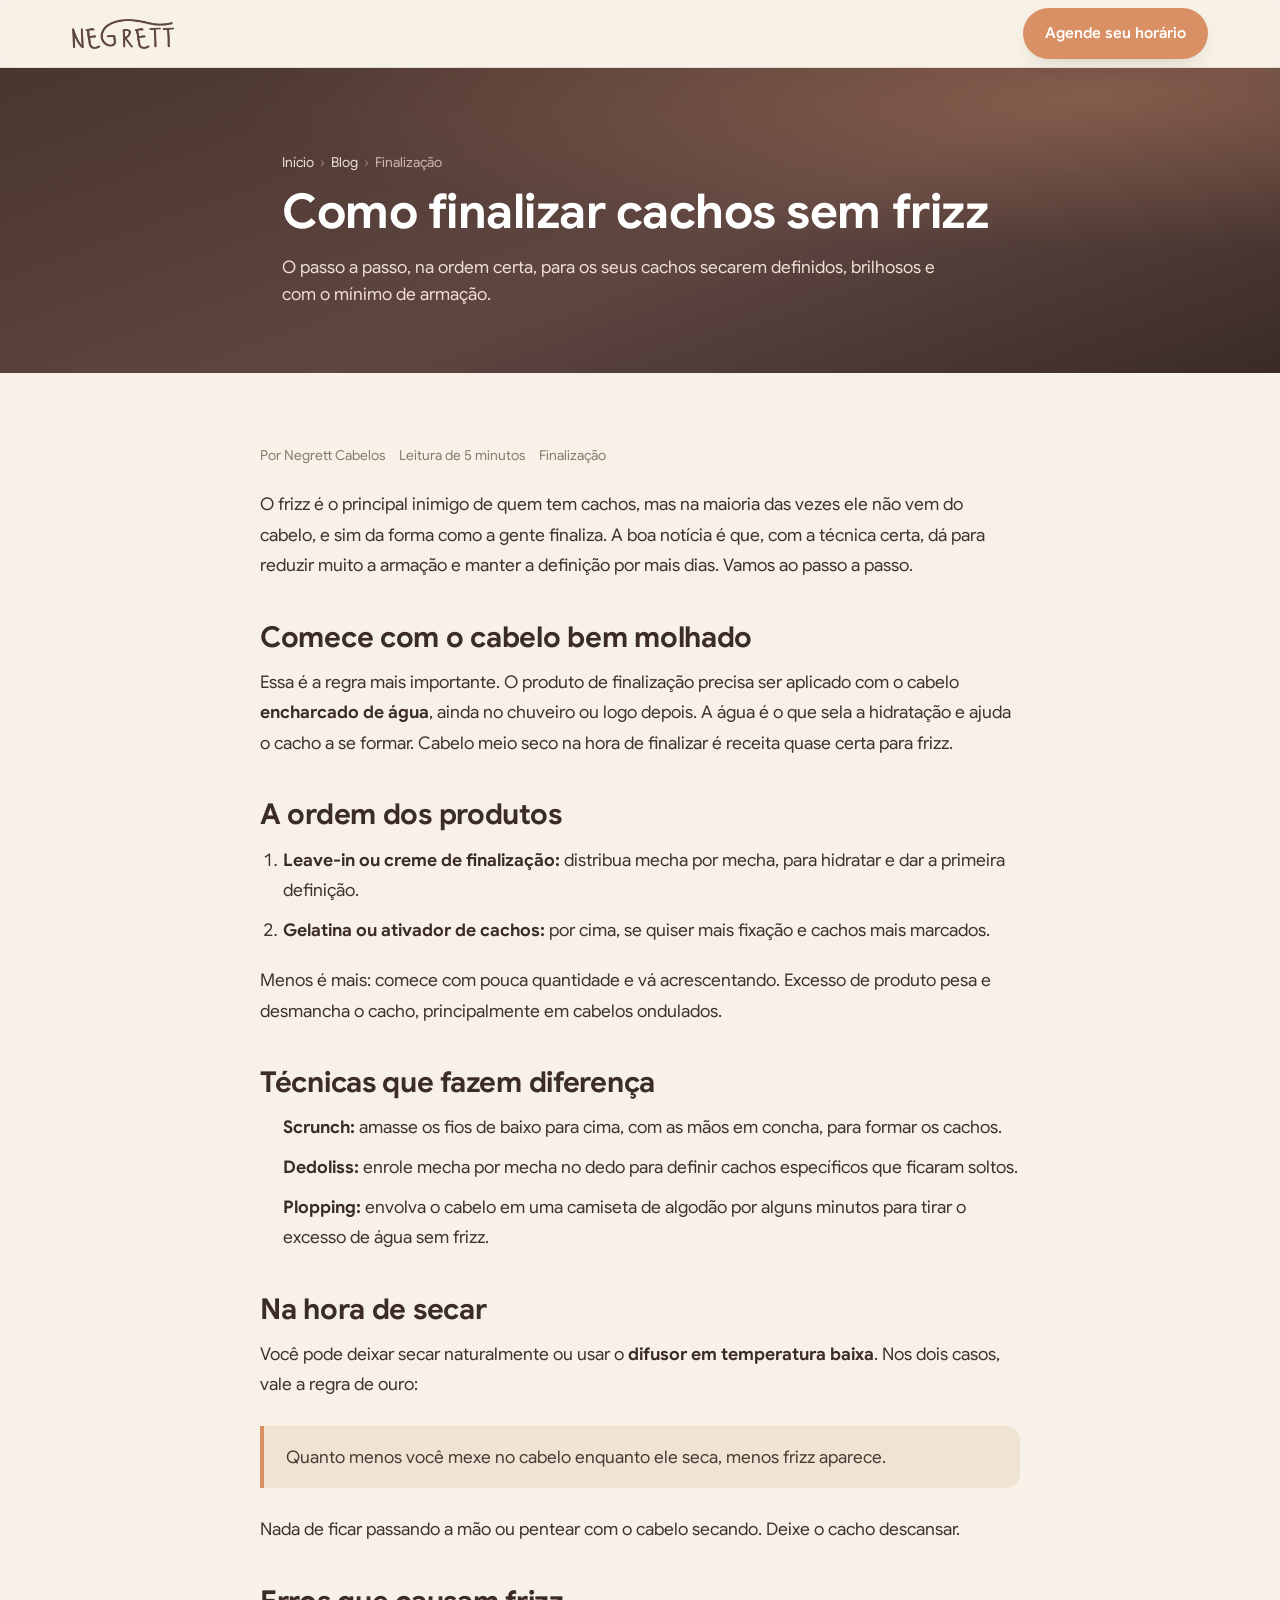
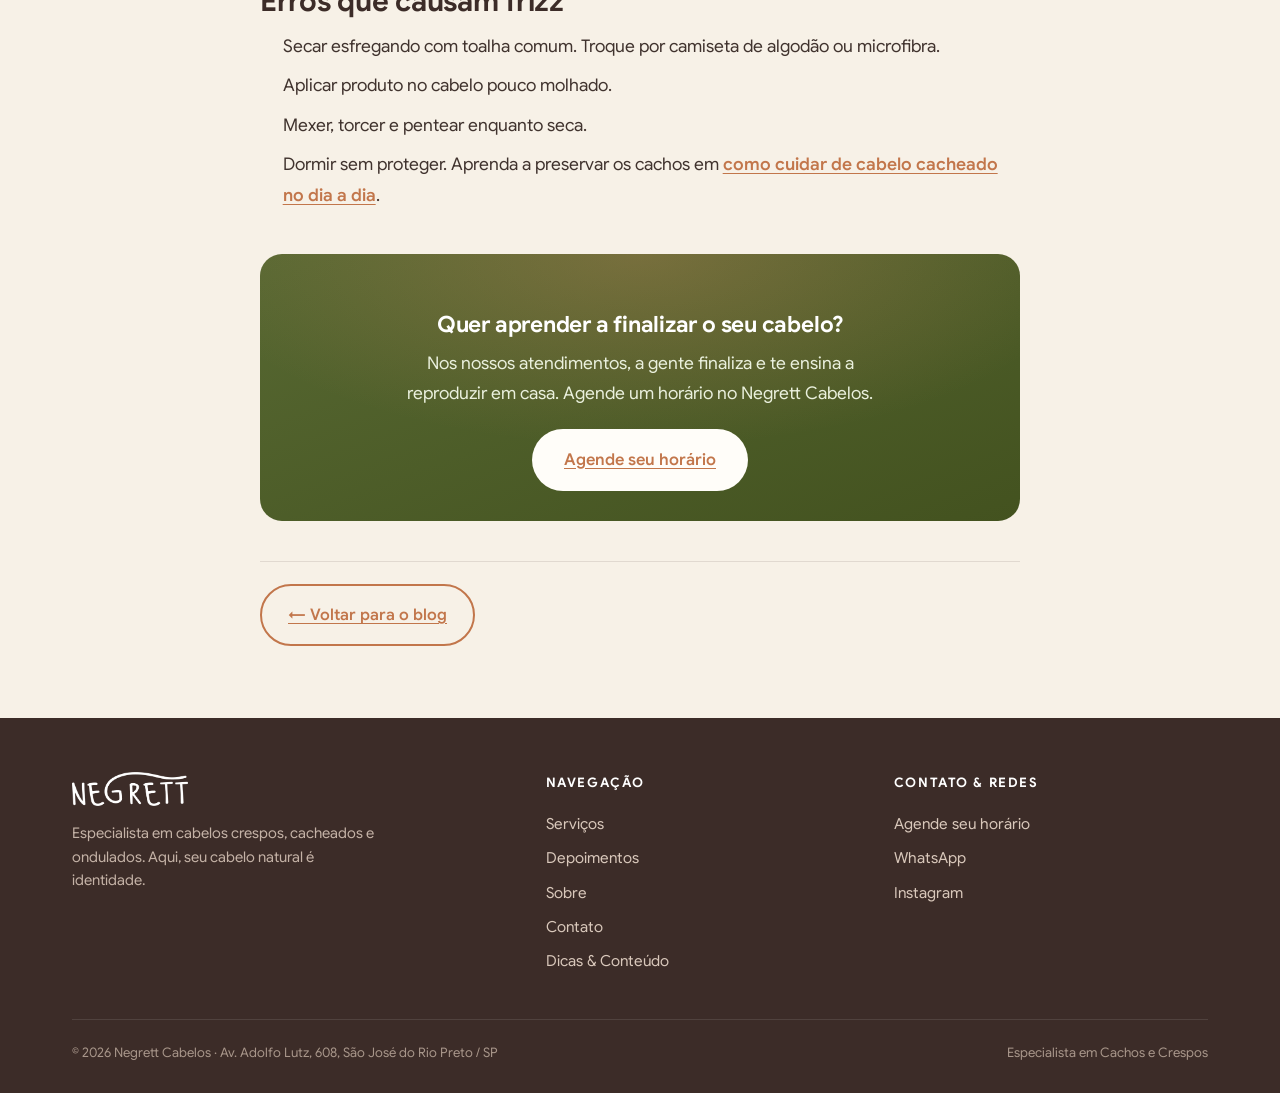
<file: blog/como-finalizar-cachos-sem-frizz.html>
<!DOCTYPE html>
<html lang="pt-BR">

<head>
  <meta charset="UTF-8" />
  <meta name="viewport" content="width=device-width, initial-scale=1" />
  <title>Como finalizar cachos sem frizz: passo a passo | Negrett Cabelos</title>
  <meta name="description"
    content="Aprenda a finalizar os cachos sem frizz: as técnicas certas (scrunch, dedoliss, plopping), a ordem dos produtos e os erros que causam armação. Guia do Negrett Cabelos." />
  <meta name="theme-color" content="#5F4641" />
  <link rel="canonical" href="https://www.negrettcabelos.com.br/blog/como-finalizar-cachos-sem-frizz" />
  <link rel="icon" type="image/png" href="/assets/img/avatar.png" />
  <link rel="apple-touch-icon" href="/assets/img/avatar.png" />

  <meta property="og:type" content="article" />
  <meta property="og:site_name" content="Negrett Cabelos" />
  <meta property="og:url" content="https://www.negrettcabelos.com.br/blog/como-finalizar-cachos-sem-frizz" />
  <meta property="og:title" content="Como finalizar cachos sem frizz: passo a passo" />
  <meta property="og:description"
    content="As técnicas certas, a ordem dos produtos e os erros que causam frizz na finalização dos cachos." />
  <meta property="og:locale" content="pt_BR" />
  <meta property="og:image" content="https://www.negrettcabelos.com.br/assets/img/avatar.png" />

  <link rel="stylesheet" href="/assets/styles.css" />

  <script type="application/ld+json">
  {
    "@context": "https://schema.org",
    "@type": "Article",
    "headline": "Como finalizar cachos sem frizz: passo a passo",
    "description": "As técnicas certas, a ordem dos produtos e os erros que causam frizz na finalização dos cachos.",
    "image": "https://www.negrettcabelos.com.br/assets/img/avatar.png",
    "datePublished": "2026-07-27",
    "dateModified": "2026-07-27",
    "author": { "@type": "Organization", "name": "Negrett Cabelos" },
    "publisher": {
      "@type": "HairSalon",
      "name": "Negrett Cabelos",
      "logo": { "@type": "ImageObject", "url": "https://www.negrettcabelos.com.br/assets/img/avatar.png" }
    },
    "mainEntityOfPage": "https://www.negrettcabelos.com.br/blog/como-finalizar-cachos-sem-frizz"
  }
  </script>
  <script type="application/ld+json">
  {
    "@context": "https://schema.org",
    "@type": "BreadcrumbList",
    "itemListElement": [
      { "@type": "ListItem", "position": 1, "name": "Início", "item": "https://www.negrettcabelos.com.br/" },
      { "@type": "ListItem", "position": 2, "name": "Blog", "item": "https://www.negrettcabelos.com.br/blog/" },
      { "@type": "ListItem", "position": 3, "name": "Como finalizar cachos sem frizz", "item": "https://www.negrettcabelos.com.br/blog/como-finalizar-cachos-sem-frizz" }
    ]
  }
  </script>
  <script type="application/ld+json">
  {
    "@context": "https://schema.org",
    "@type": "FAQPage",
    "mainEntity": [
      {
        "@type": "Question",
        "name": "Por que meu cabelo fica com frizz depois de finalizar?",
        "acceptedAnswer": { "@type": "Answer", "text": "As causas mais comuns são aplicar produto no cabelo pouco molhado, mexer demais enquanto seca e usar toalha comum. Finalizar com o cabelo bem molhado e deixar secar sem manipular reduz muito o frizz." }
      },
      {
        "@type": "Question",
        "name": "Qual a ordem certa dos produtos para finalizar os cachos?",
        "acceptedAnswer": { "@type": "Answer", "text": "Comece pelo leave-in ou creme de finalização para hidratar e definir, e depois, se quiser mais fixação, aplique uma gelatina ou ativador de cachos por cima. Sempre com o cabelo encharcado." }
      }
    ]
  }
  </script>
</head>

<body>

  <header class="header">
    <div class="container" style="display:flex;align-items:center;justify-content:space-between;gap:14px">
      <a href="/" class="brand" aria-label="Negrett Cabelos, início"><img src="/assets/img/logo-brown.png"
          alt="Negrett Cabelos" /></a>
      <a href="https://booksy.com/pt-br/211337_negrett-cabelos_saloes-de-beleza_1016889_sao-jose-do-rio-preto"
        target="_blank" rel="noopener" class="btn btn--primary"
        style="min-height:44px;padding:11px 20px;font-size:.95rem">Agende seu horário</a>
    </div>
  </header>

  <section class="blog-hero">
    <div class="container" style="max-width:760px">
      <nav class="crumbs" aria-label="Você está aqui">
        <a href="/">Início</a><span>›</span><a href="/blog/">Blog</a><span>›</span>Finalização
      </nav>
      <h1>Como finalizar cachos sem frizz</h1>
      <p>O passo a passo, na ordem certa, para os seus cachos secarem definidos, brilhosos e com o mínimo de armação.</p>
    </div>
  </section>

  <article class="post">
    <div class="container">
      <div class="post__wrap">
        <div class="post__meta">
          <span>Por Negrett Cabelos</span>
          <span>Leitura de 5 minutos</span>
          <span>Finalização</span>
        </div>

        <div class="prose">
          <p>O frizz é o principal inimigo de quem tem cachos, mas na maioria das vezes ele não vem do cabelo, e sim da
            forma como a gente finaliza. A boa notícia é que, com a técnica certa, dá para reduzir muito a armação e
            manter a definição por mais dias. Vamos ao passo a passo.</p>

          <h2>Comece com o cabelo bem molhado</h2>
          <p>Essa é a regra mais importante. O produto de finalização precisa ser aplicado com o cabelo <strong>encharcado
              de água</strong>, ainda no chuveiro ou logo depois. A água é o que sela a hidratação e ajuda o cacho a se
            formar. Cabelo meio seco na hora de finalizar é receita quase certa para frizz.</p>

          <h2>A ordem dos produtos</h2>
          <ol>
            <li><strong>Leave-in ou creme de finalização:</strong> distribua mecha por mecha, para hidratar e dar a
              primeira definição.</li>
            <li><strong>Gelatina ou ativador de cachos:</strong> por cima, se quiser mais fixação e cachos mais marcados.
            </li>
          </ol>
          <p>Menos é mais: comece com pouca quantidade e vá acrescentando. Excesso de produto pesa e desmancha o cacho,
            principalmente em cabelos ondulados.</p>

          <h2>Técnicas que fazem diferença</h2>
          <ul>
            <li><strong>Scrunch:</strong> amasse os fios de baixo para cima, com as mãos em concha, para formar os
              cachos.</li>
            <li><strong>Dedoliss:</strong> enrole mecha por mecha no dedo para definir cachos específicos que ficaram
              soltos.</li>
            <li><strong>Plopping:</strong> envolva o cabelo em uma camiseta de algodão por alguns minutos para tirar o
              excesso de água sem frizz.</li>
          </ul>

          <h2>Na hora de secar</h2>
          <p>Você pode deixar secar naturalmente ou usar o <strong>difusor em temperatura baixa</strong>. Nos dois casos,
            vale a regra de ouro:</p>
          <blockquote>Quanto menos você mexe no cabelo enquanto ele seca, menos frizz aparece.</blockquote>
          <p>Nada de ficar passando a mão ou pentear com o cabelo secando. Deixe o cacho descansar.</p>

          <h2>Erros que causam frizz</h2>
          <ul>
            <li>Secar esfregando com toalha comum. Troque por camiseta de algodão ou microfibra.</li>
            <li>Aplicar produto no cabelo pouco molhado.</li>
            <li>Mexer, torcer e pentear enquanto seca.</li>
            <li>Dormir sem proteger. Aprenda a preservar os cachos em
              <a href="/blog/como-cuidar-de-cabelo-cacheado-no-dia-a-dia">como cuidar de cabelo cacheado no dia a
                dia</a>.</li>
          </ul>

          <div class="post-cta">
            <h3>Quer aprender a finalizar o seu cabelo?</h3>
            <p>Nos nossos atendimentos, a gente finaliza e te ensina a reproduzir em casa. Agende um horário no Negrett
              Cabelos.</p>
            <a href="https://booksy.com/pt-br/211337_negrett-cabelos_saloes-de-beleza_1016889_sao-jose-do-rio-preto"
              target="_blank" rel="noopener" class="btn btn--light" style="font-size:1.02rem;padding:15px 30px">Agende
              seu horário</a>
          </div>

          <div class="post-nav">
            <a href="/blog/" class="btn btn--ghost">← Voltar para o blog</a>
          </div>
        </div>
      </div>
    </div>
  </article>

  <footer class="footer">
    <div class="container">
      <div class="footer__grid">
        <div class="footer__brand">
          <img src="/assets/img/logo-white.png" alt="Negrett Cabelos" />
          <p>Especialista em cabelos crespos, cacheados e ondulados. Aqui, seu cabelo natural é identidade.</p>
        </div>
        <div>
          <h4>Navegação</h4>
          <a href="/#servicos">Serviços</a>
          <a href="/#depoimentos">Depoimentos</a>
          <a href="/#sobre">Sobre</a>
          <a href="/#contato">Contato</a>
          <a href="/blog/">Dicas &amp; Conteúdo</a>
        </div>
        <div>
          <h4>Contato &amp; redes</h4>
          <a href="https://booksy.com/pt-br/211337_negrett-cabelos_saloes-de-beleza_1016889_sao-jose-do-rio-preto"
            target="_blank" rel="noopener">Agende seu horário</a>
          <a href="https://wa.me/5511964694978" target="_blank" rel="noopener">WhatsApp</a>
          <a href="https://www.instagram.com/negrettcabelos/" target="_blank" rel="noopener">Instagram</a>
        </div>
      </div>
      <div class="footer__bottom">
        <span>© 2026 Negrett Cabelos · Av. Adolfo Lutz, 608, São José do Rio Preto / SP</span>
        <span>Especialista em Cachos e Crespos</span>
      </div>
    </div>
  </footer>

</body>

</html>
</file>
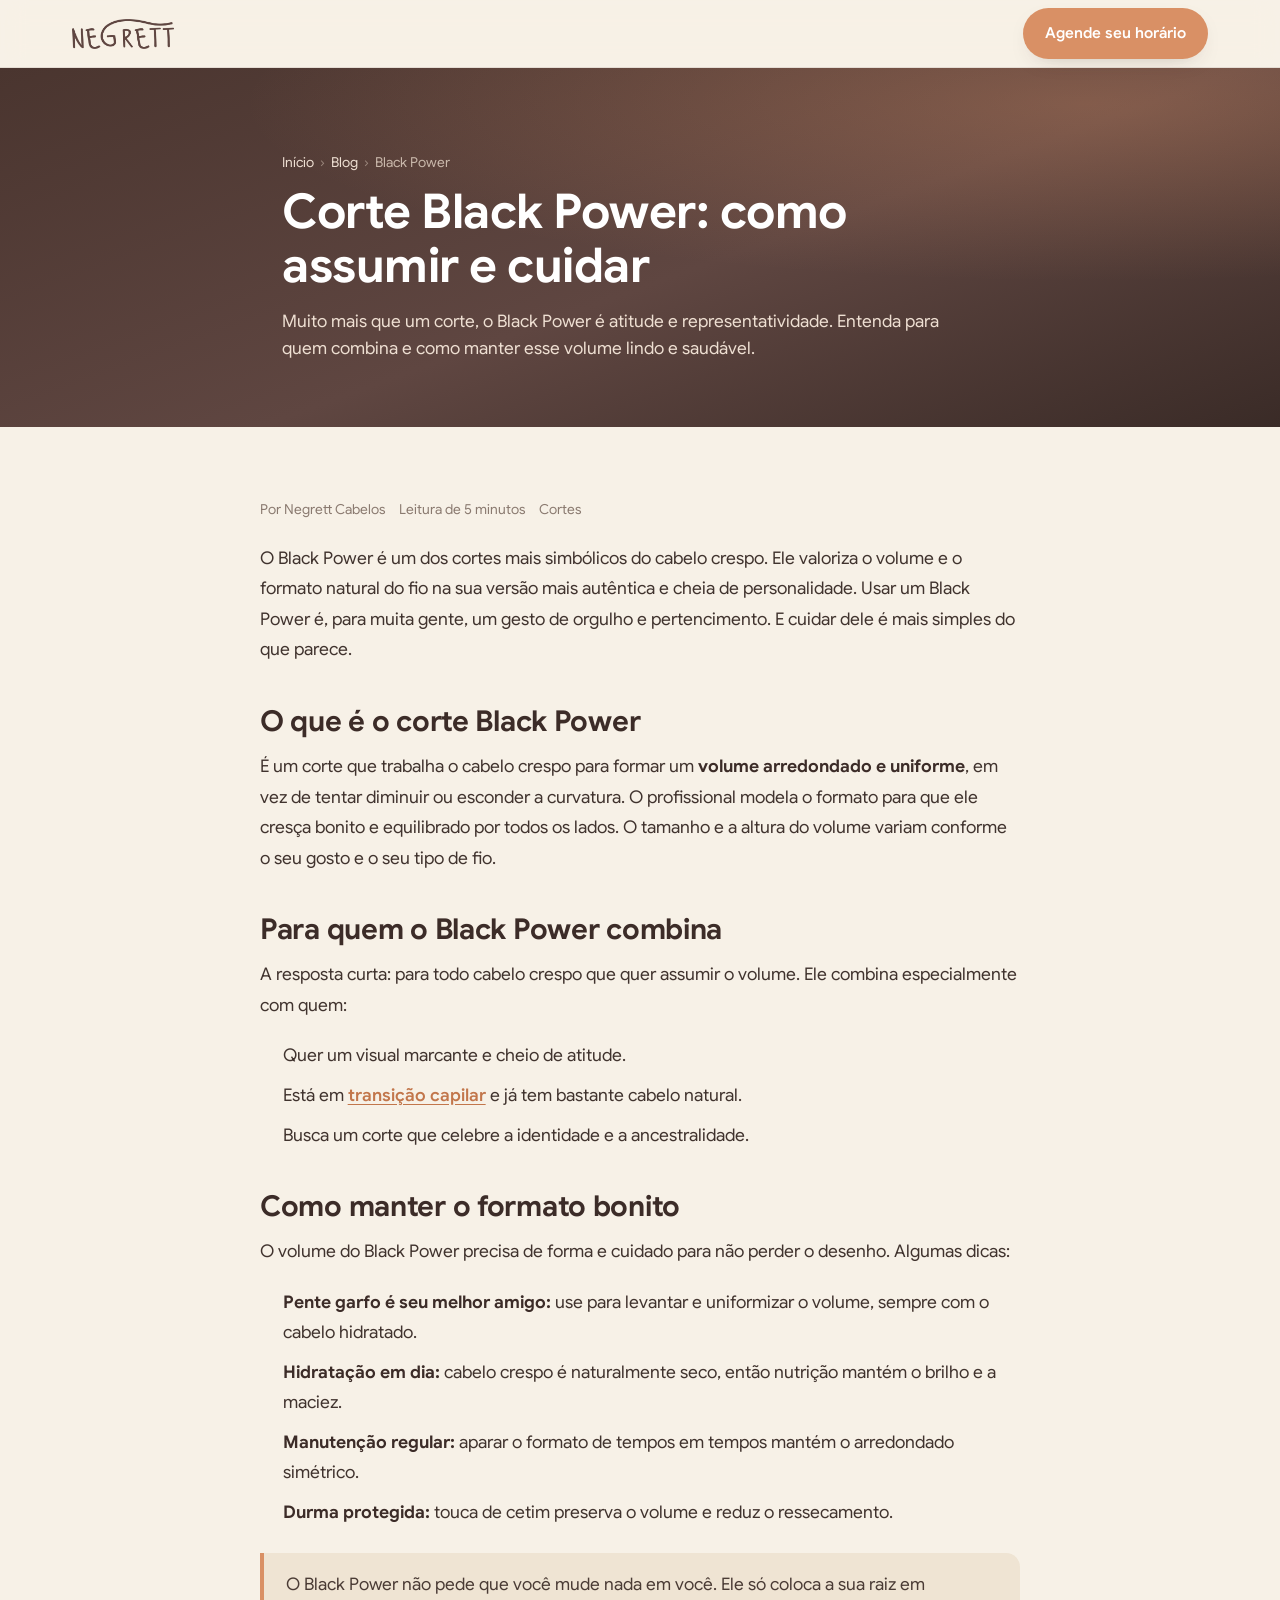
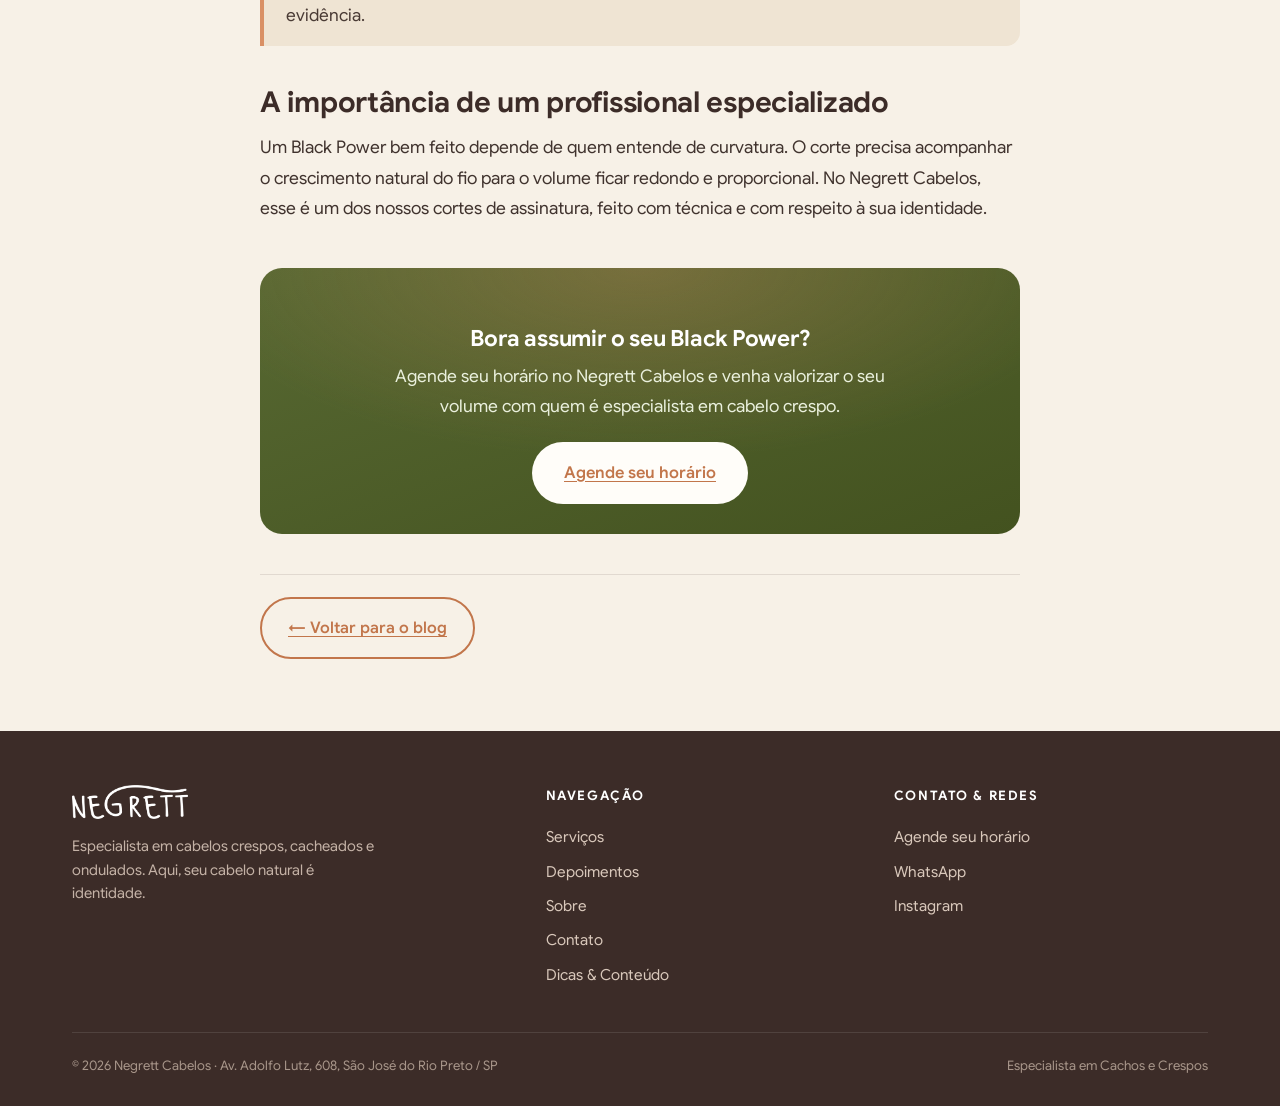
<file: blog/corte-black-power-como-assumir-e-cuidar.html>
<!DOCTYPE html>
<html lang="pt-BR">

<head>
  <meta charset="UTF-8" />
  <meta name="viewport" content="width=device-width, initial-scale=1" />
  <title>Corte Black Power: como assumir e cuidar do seu volume | Negrett Cabelos</title>
  <meta name="description"
    content="Tudo sobre o corte Black Power: o que é, para quem combina, como manter o formato arredondado e cuidar do volume do cabelo crespo. Guia do Negrett Cabelos, Rio Preto." />
  <meta name="theme-color" content="#5F4641" />
  <link rel="canonical" href="https://www.negrettcabelos.com.br/blog/corte-black-power-como-assumir-e-cuidar" />
  <link rel="icon" type="image/png" href="/assets/img/avatar.png" />
  <link rel="apple-touch-icon" href="/assets/img/avatar.png" />

  <meta property="og:type" content="article" />
  <meta property="og:site_name" content="Negrett Cabelos" />
  <meta property="og:url" content="https://www.negrettcabelos.com.br/blog/corte-black-power-como-assumir-e-cuidar" />
  <meta property="og:title" content="Corte Black Power: como assumir e cuidar do seu volume" />
  <meta property="og:description"
    content="O que é o Black Power, para quem combina e como manter o formato e o volume do cabelo crespo." />
  <meta property="og:locale" content="pt_BR" />
  <meta property="og:image" content="https://www.negrettcabelos.com.br/assets/img/avatar.png" />

  <link rel="stylesheet" href="/assets/styles.css" />

  <script type="application/ld+json">
  {
    "@context": "https://schema.org",
    "@type": "Article",
    "headline": "Corte Black Power: como assumir e cuidar do seu volume",
    "description": "O que é o Black Power, para quem combina e como manter o formato e o volume do cabelo crespo.",
    "image": "https://www.negrettcabelos.com.br/assets/img/avatar.png",
    "datePublished": "2026-07-27",
    "dateModified": "2026-07-27",
    "author": { "@type": "Organization", "name": "Negrett Cabelos" },
    "publisher": {
      "@type": "HairSalon",
      "name": "Negrett Cabelos",
      "logo": { "@type": "ImageObject", "url": "https://www.negrettcabelos.com.br/assets/img/avatar.png" }
    },
    "mainEntityOfPage": "https://www.negrettcabelos.com.br/blog/corte-black-power-como-assumir-e-cuidar"
  }
  </script>
  <script type="application/ld+json">
  {
    "@context": "https://schema.org",
    "@type": "BreadcrumbList",
    "itemListElement": [
      { "@type": "ListItem", "position": 1, "name": "Início", "item": "https://www.negrettcabelos.com.br/" },
      { "@type": "ListItem", "position": 2, "name": "Blog", "item": "https://www.negrettcabelos.com.br/blog/" },
      { "@type": "ListItem", "position": 3, "name": "Corte Black Power: como assumir e cuidar", "item": "https://www.negrettcabelos.com.br/blog/corte-black-power-como-assumir-e-cuidar" }
    ]
  }
  </script>
</head>

<body>

  <header class="header">
    <div class="container" style="display:flex;align-items:center;justify-content:space-between;gap:14px">
      <a href="/" class="brand" aria-label="Negrett Cabelos, início"><img src="/assets/img/logo-brown.png"
          alt="Negrett Cabelos" /></a>
      <a href="https://booksy.com/pt-br/211337_negrett-cabelos_saloes-de-beleza_1016889_sao-jose-do-rio-preto"
        target="_blank" rel="noopener" class="btn btn--primary"
        style="min-height:44px;padding:11px 20px;font-size:.95rem">Agende seu horário</a>
    </div>
  </header>

  <section class="blog-hero">
    <div class="container" style="max-width:760px">
      <nav class="crumbs" aria-label="Você está aqui">
        <a href="/">Início</a><span>›</span><a href="/blog/">Blog</a><span>›</span>Black Power
      </nav>
      <h1>Corte Black Power: como assumir e cuidar</h1>
      <p>Muito mais que um corte, o Black Power é atitude e representatividade. Entenda para quem combina e como manter
        esse volume lindo e saudável.</p>
    </div>
  </section>

  <article class="post">
    <div class="container">
      <div class="post__wrap">
        <div class="post__meta">
          <span>Por Negrett Cabelos</span>
          <span>Leitura de 5 minutos</span>
          <span>Cortes</span>
        </div>

        <div class="prose">
          <p>O Black Power é um dos cortes mais simbólicos do cabelo crespo. Ele valoriza o volume e o formato natural do
            fio na sua versão mais autêntica e cheia de personalidade. Usar um Black Power é, para muita gente, um gesto
            de orgulho e pertencimento. E cuidar dele é mais simples do que parece.</p>

          <h2>O que é o corte Black Power</h2>
          <p>É um corte que trabalha o cabelo crespo para formar um <strong>volume arredondado e uniforme</strong>, em
            vez de tentar diminuir ou esconder a curvatura. O profissional modela o formato para que ele cresça bonito e
            equilibrado por todos os lados. O tamanho e a altura do volume variam conforme o seu gosto e o seu tipo de
            fio.</p>

          <h2>Para quem o Black Power combina</h2>
          <p>A resposta curta: para todo cabelo crespo que quer assumir o volume. Ele combina especialmente com quem:</p>
          <ul>
            <li>Quer um visual marcante e cheio de atitude.</li>
            <li>Está em <a href="/blog/transicao-capilar-como-comecar">transição capilar</a> e já tem bastante cabelo
              natural.</li>
            <li>Busca um corte que celebre a identidade e a ancestralidade.</li>
          </ul>

          <h2>Como manter o formato bonito</h2>
          <p>O volume do Black Power precisa de forma e cuidado para não perder o desenho. Algumas dicas:</p>
          <ul>
            <li><strong>Pente garfo é seu melhor amigo:</strong> use para levantar e uniformizar o volume, sempre com o
              cabelo hidratado.</li>
            <li><strong>Hidratação em dia:</strong> cabelo crespo é naturalmente seco, então nutrição mantém o brilho e a
              maciez.</li>
            <li><strong>Manutenção regular:</strong> aparar o formato de tempos em tempos mantém o arredondado
              simétrico.</li>
            <li><strong>Durma protegida:</strong> touca de cetim preserva o volume e reduz o ressecamento.</li>
          </ul>

          <blockquote>O Black Power não pede que você mude nada em você. Ele só coloca a sua raiz em evidência.
          </blockquote>

          <h2>A importância de um profissional especializado</h2>
          <p>Um Black Power bem feito depende de quem entende de curvatura. O corte precisa acompanhar o crescimento
            natural do fio para o volume ficar redondo e proporcional. No Negrett Cabelos, esse é um dos nossos cortes de
            assinatura, feito com técnica e com respeito à sua identidade.</p>

          <div class="post-cta">
            <h3>Bora assumir o seu Black Power?</h3>
            <p>Agende seu horário no Negrett Cabelos e venha valorizar o seu volume com quem é especialista em cabelo
              crespo.</p>
            <a href="https://booksy.com/pt-br/211337_negrett-cabelos_saloes-de-beleza_1016889_sao-jose-do-rio-preto"
              target="_blank" rel="noopener" class="btn btn--light" style="font-size:1.02rem;padding:15px 30px">Agende
              seu horário</a>
          </div>

          <div class="post-nav">
            <a href="/blog/" class="btn btn--ghost">← Voltar para o blog</a>
          </div>
        </div>
      </div>
    </div>
  </article>

  <footer class="footer">
    <div class="container">
      <div class="footer__grid">
        <div class="footer__brand">
          <img src="/assets/img/logo-white.png" alt="Negrett Cabelos" />
          <p>Especialista em cabelos crespos, cacheados e ondulados. Aqui, seu cabelo natural é identidade.</p>
        </div>
        <div>
          <h4>Navegação</h4>
          <a href="/#servicos">Serviços</a>
          <a href="/#depoimentos">Depoimentos</a>
          <a href="/#sobre">Sobre</a>
          <a href="/#contato">Contato</a>
          <a href="/blog/">Dicas &amp; Conteúdo</a>
        </div>
        <div>
          <h4>Contato &amp; redes</h4>
          <a href="https://booksy.com/pt-br/211337_negrett-cabelos_saloes-de-beleza_1016889_sao-jose-do-rio-preto"
            target="_blank" rel="noopener">Agende seu horário</a>
          <a href="https://wa.me/5511964694978" target="_blank" rel="noopener">WhatsApp</a>
          <a href="https://www.instagram.com/negrettcabelos/" target="_blank" rel="noopener">Instagram</a>
        </div>
      </div>
      <div class="footer__bottom">
        <span>© 2026 Negrett Cabelos · Av. Adolfo Lutz, 608, São José do Rio Preto / SP</span>
        <span>Especialista em Cachos e Crespos</span>
      </div>
    </div>
  </footer>

</body>

</html>
</file>
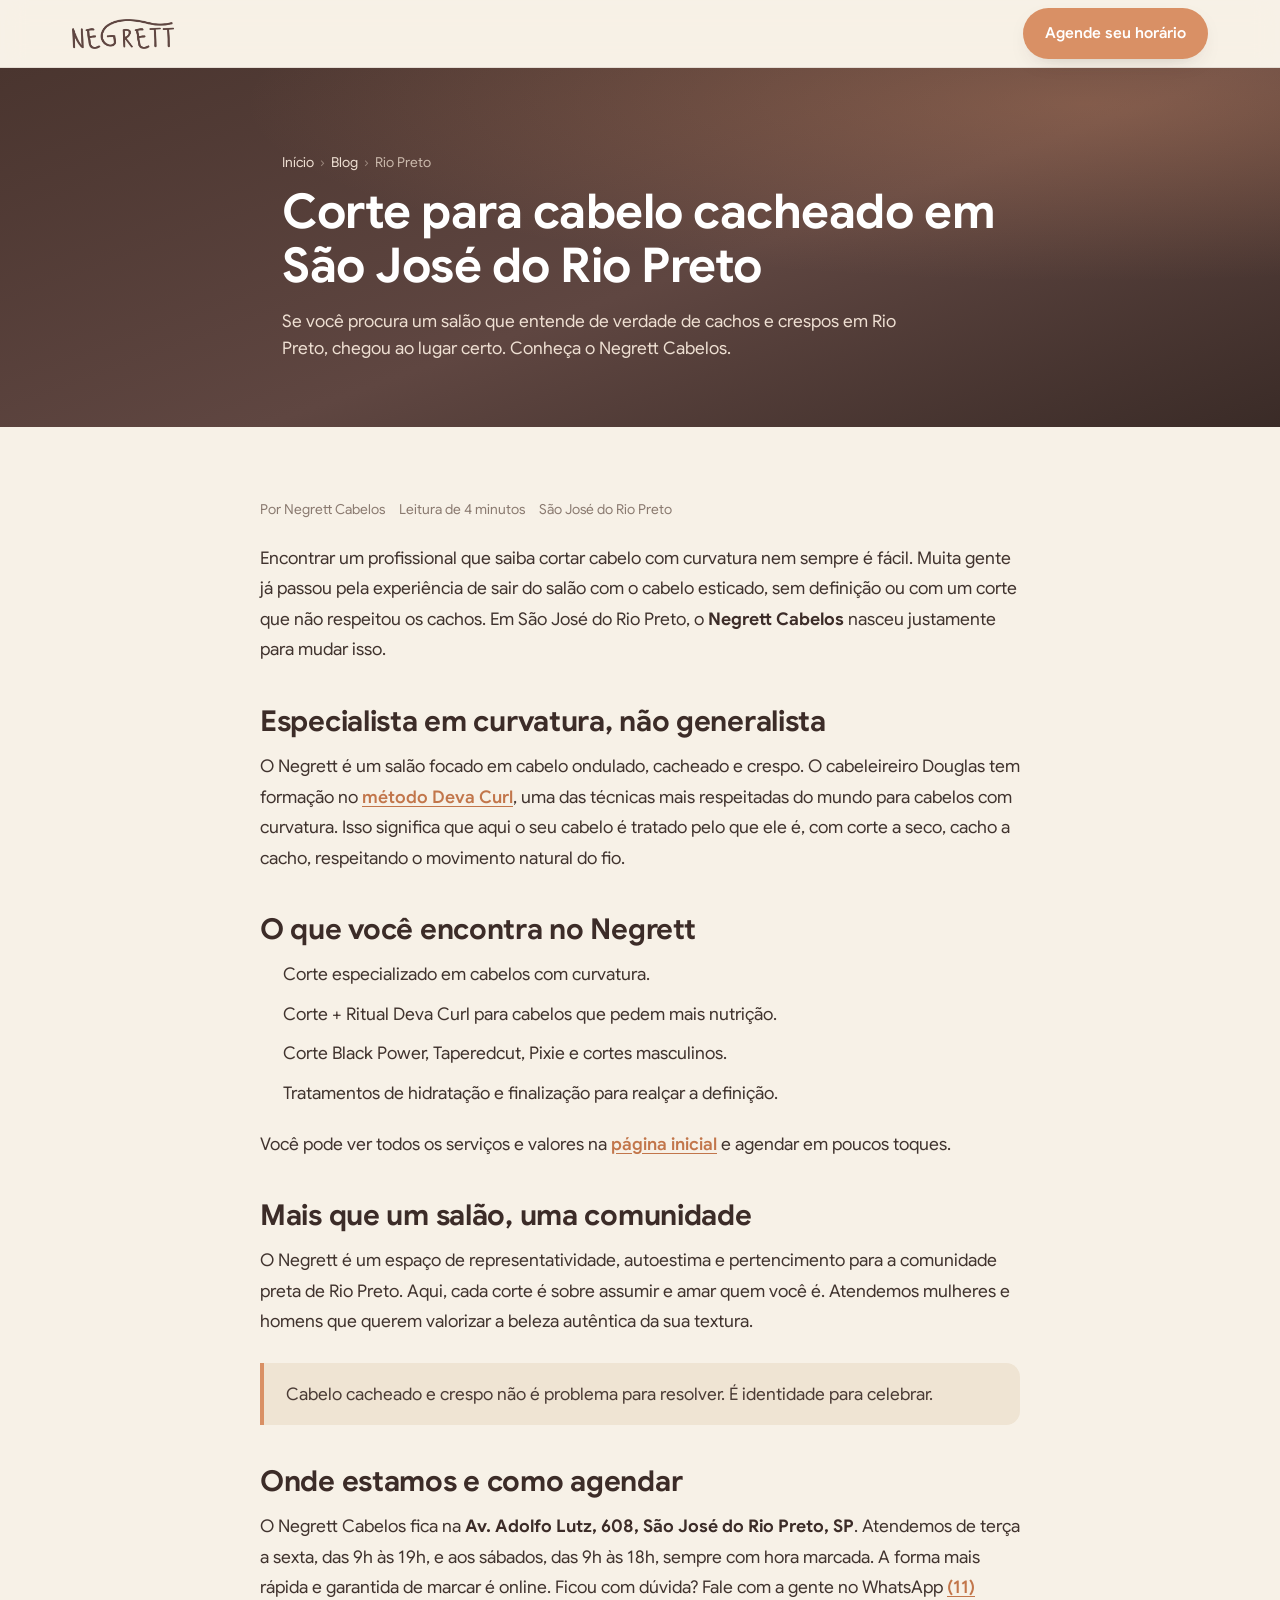
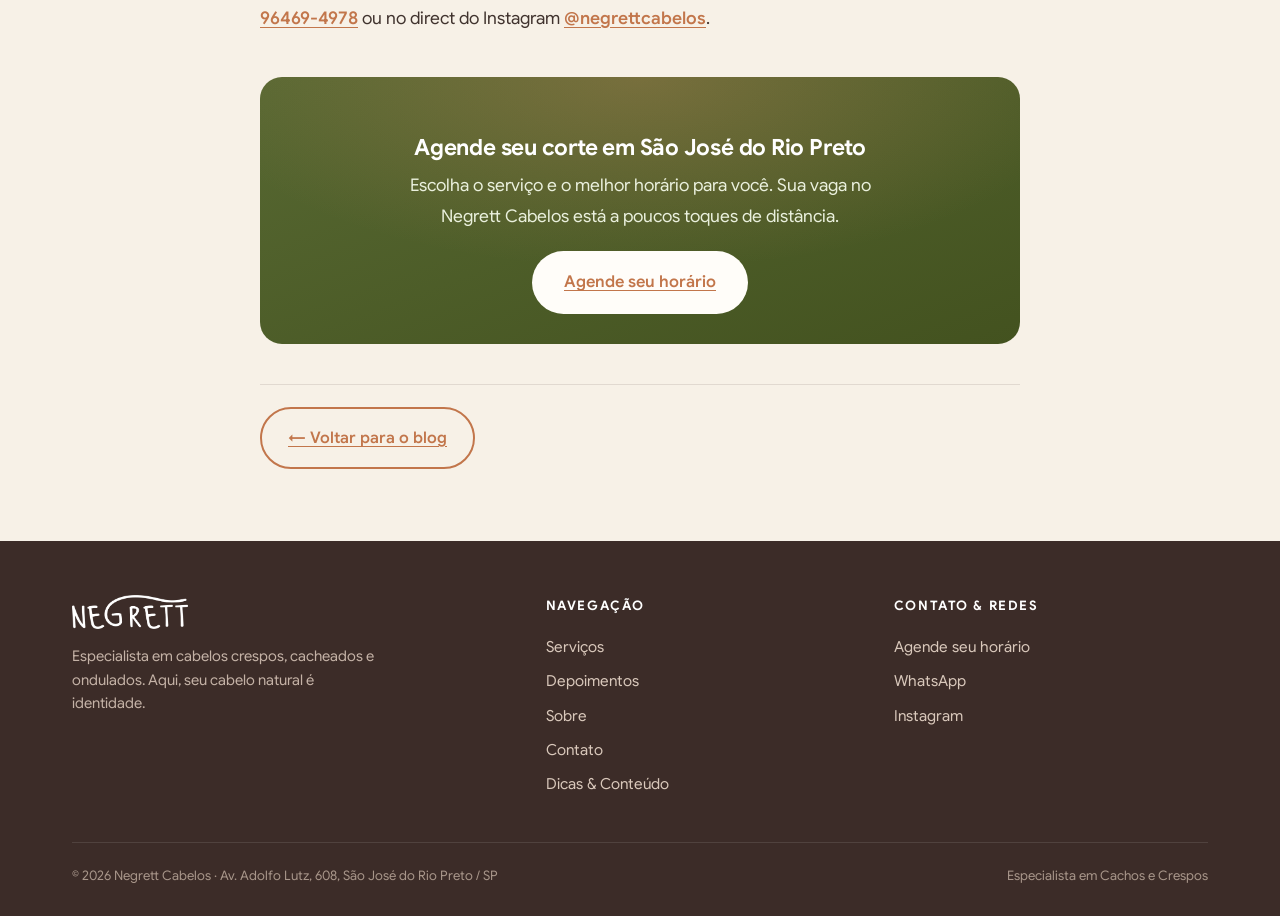
<file: blog/corte-cabelo-cacheado-sao-jose-do-rio-preto.html>
<!DOCTYPE html>
<html lang="pt-BR">

<head>
  <meta charset="UTF-8" />
  <meta name="viewport" content="width=device-width, initial-scale=1" />
  <title>Corte para cabelo cacheado em São José do Rio Preto | Negrett Cabelos</title>
  <meta name="description"
    content="Procurando corte para cabelo cacheado e crespo em São José do Rio Preto? Conheça o Negrett Cabelos, especialista em curvatura e método Deva Curl. Agende online." />
  <meta name="theme-color" content="#5F4641" />
  <link rel="canonical"
    href="https://www.negrettcabelos.com.br/blog/corte-cabelo-cacheado-sao-jose-do-rio-preto" />
  <link rel="icon" type="image/png" href="/assets/img/avatar.png" />
  <link rel="apple-touch-icon" href="/assets/img/avatar.png" />

  <meta property="og:type" content="article" />
  <meta property="og:site_name" content="Negrett Cabelos" />
  <meta property="og:url"
    content="https://www.negrettcabelos.com.br/blog/corte-cabelo-cacheado-sao-jose-do-rio-preto" />
  <meta property="og:title" content="Corte para cabelo cacheado em São José do Rio Preto" />
  <meta property="og:description"
    content="Especialista em cabelo cacheado, crespo e ondulado em São José do Rio Preto. Corte, método Deva Curl e finalização." />
  <meta property="og:locale" content="pt_BR" />
  <meta property="og:image" content="https://www.negrettcabelos.com.br/assets/img/avatar.png" />

  <link rel="stylesheet" href="/assets/styles.css" />

  <script type="application/ld+json">
  {
    "@context": "https://schema.org",
    "@type": "Article",
    "headline": "Corte para cabelo cacheado em São José do Rio Preto",
    "description": "Onde fazer corte para cabelo cacheado e crespo em São José do Rio Preto, com especialista em curvatura e método Deva Curl.",
    "image": "https://www.negrettcabelos.com.br/assets/img/avatar.png",
    "datePublished": "2026-07-27",
    "dateModified": "2026-07-27",
    "author": { "@type": "Organization", "name": "Negrett Cabelos" },
    "publisher": {
      "@type": "HairSalon",
      "name": "Negrett Cabelos",
      "logo": { "@type": "ImageObject", "url": "https://www.negrettcabelos.com.br/assets/img/avatar.png" }
    },
    "mainEntityOfPage": "https://www.negrettcabelos.com.br/blog/corte-cabelo-cacheado-sao-jose-do-rio-preto"
  }
  </script>
  <script type="application/ld+json">
  {
    "@context": "https://schema.org",
    "@type": "BreadcrumbList",
    "itemListElement": [
      { "@type": "ListItem", "position": 1, "name": "Início", "item": "https://www.negrettcabelos.com.br/" },
      { "@type": "ListItem", "position": 2, "name": "Blog", "item": "https://www.negrettcabelos.com.br/blog/" },
      { "@type": "ListItem", "position": 3, "name": "Corte para cabelo cacheado em São José do Rio Preto", "item": "https://www.negrettcabelos.com.br/blog/corte-cabelo-cacheado-sao-jose-do-rio-preto" }
    ]
  }
  </script>
</head>

<body>

  <header class="header">
    <div class="container" style="display:flex;align-items:center;justify-content:space-between;gap:14px">
      <a href="/" class="brand" aria-label="Negrett Cabelos, início"><img src="/assets/img/logo-brown.png"
          alt="Negrett Cabelos" /></a>
      <a href="https://booksy.com/pt-br/211337_negrett-cabelos_saloes-de-beleza_1016889_sao-jose-do-rio-preto"
        target="_blank" rel="noopener" class="btn btn--primary"
        style="min-height:44px;padding:11px 20px;font-size:.95rem">Agende seu horário</a>
    </div>
  </header>

  <section class="blog-hero">
    <div class="container" style="max-width:760px">
      <nav class="crumbs" aria-label="Você está aqui">
        <a href="/">Início</a><span>›</span><a href="/blog/">Blog</a><span>›</span>Rio Preto
      </nav>
      <h1>Corte para cabelo cacheado em São José do Rio Preto</h1>
      <p>Se você procura um salão que entende de verdade de cachos e crespos em Rio Preto, chegou ao lugar certo. Conheça
        o Negrett Cabelos.</p>
    </div>
  </section>

  <article class="post">
    <div class="container">
      <div class="post__wrap">
        <div class="post__meta">
          <span>Por Negrett Cabelos</span>
          <span>Leitura de 4 minutos</span>
          <span>São José do Rio Preto</span>
        </div>

        <div class="prose">
          <p>Encontrar um profissional que saiba cortar cabelo com curvatura nem sempre é fácil. Muita gente já passou
            pela experiência de sair do salão com o cabelo esticado, sem definição ou com um corte que não respeitou os
            cachos. Em São José do Rio Preto, o <strong>Negrett Cabelos</strong> nasceu justamente para mudar isso.</p>

          <h2>Especialista em curvatura, não generalista</h2>
          <p>O Negrett é um salão focado em cabelo ondulado, cacheado e crespo. O cabeleireiro Douglas tem formação no
            <a href="/blog/metodo-deva-curl-o-que-e">método Deva Curl</a>, uma das técnicas mais respeitadas do mundo
            para cabelos com curvatura. Isso significa que aqui o seu cabelo é tratado pelo que ele é, com corte a seco,
            cacho a cacho, respeitando o movimento natural do fio.</p>

          <h2>O que você encontra no Negrett</h2>
          <ul>
            <li>Corte especializado em cabelos com curvatura.</li>
            <li>Corte + Ritual Deva Curl para cabelos que pedem mais nutrição.</li>
            <li>Corte Black Power, Taperedcut, Pixie e cortes masculinos.</li>
            <li>Tratamentos de hidratação e finalização para realçar a definição.</li>
          </ul>
          <p>Você pode ver todos os serviços e valores na <a href="/#servicos">página inicial</a> e agendar em poucos
            toques.</p>

          <h2>Mais que um salão, uma comunidade</h2>
          <p>O Negrett é um espaço de representatividade, autoestima e pertencimento para a comunidade preta de Rio
            Preto. Aqui, cada corte é sobre assumir e amar quem você é. Atendemos mulheres e homens que querem valorizar
            a beleza autêntica da sua textura.</p>

          <blockquote>Cabelo cacheado e crespo não é problema para resolver. É identidade para celebrar.</blockquote>

          <h2>Onde estamos e como agendar</h2>
          <p>O Negrett Cabelos fica na <strong>Av. Adolfo Lutz, 608, São José do Rio Preto, SP</strong>. Atendemos de
            terça a sexta, das 9h às 19h, e aos sábados, das 9h às 18h, sempre com hora marcada. A forma mais rápida e
            garantida de marcar é online. Ficou com dúvida? Fale com a gente no WhatsApp
            <a href="https://wa.me/5511964694978" target="_blank" rel="noopener">(11) 96469-4978</a> ou no direct do
            Instagram <a href="https://www.instagram.com/negrettcabelos/" target="_blank" rel="noopener">@negrettcabelos</a>.
          </p>

          <div class="post-cta">
            <h3>Agende seu corte em São José do Rio Preto</h3>
            <p>Escolha o serviço e o melhor horário para você. Sua vaga no Negrett Cabelos está a poucos toques de
              distância.</p>
            <a href="https://booksy.com/pt-br/211337_negrett-cabelos_saloes-de-beleza_1016889_sao-jose-do-rio-preto"
              target="_blank" rel="noopener" class="btn btn--light" style="font-size:1.02rem;padding:15px 30px">Agende
              seu horário</a>
          </div>

          <div class="post-nav">
            <a href="/blog/" class="btn btn--ghost">← Voltar para o blog</a>
          </div>
        </div>
      </div>
    </div>
  </article>

  <footer class="footer">
    <div class="container">
      <div class="footer__grid">
        <div class="footer__brand">
          <img src="/assets/img/logo-white.png" alt="Negrett Cabelos" />
          <p>Especialista em cabelos crespos, cacheados e ondulados. Aqui, seu cabelo natural é identidade.</p>
        </div>
        <div>
          <h4>Navegação</h4>
          <a href="/#servicos">Serviços</a>
          <a href="/#depoimentos">Depoimentos</a>
          <a href="/#sobre">Sobre</a>
          <a href="/#contato">Contato</a>
          <a href="/blog/">Dicas &amp; Conteúdo</a>
        </div>
        <div>
          <h4>Contato &amp; redes</h4>
          <a href="https://booksy.com/pt-br/211337_negrett-cabelos_saloes-de-beleza_1016889_sao-jose-do-rio-preto"
            target="_blank" rel="noopener">Agende seu horário</a>
          <a href="https://wa.me/5511964694978" target="_blank" rel="noopener">WhatsApp</a>
          <a href="https://www.instagram.com/negrettcabelos/" target="_blank" rel="noopener">Instagram</a>
        </div>
      </div>
      <div class="footer__bottom">
        <span>© 2026 Negrett Cabelos · Av. Adolfo Lutz, 608, São José do Rio Preto / SP</span>
        <span>Especialista em Cachos e Crespos</span>
      </div>
    </div>
  </footer>

</body>

</html>
</file>
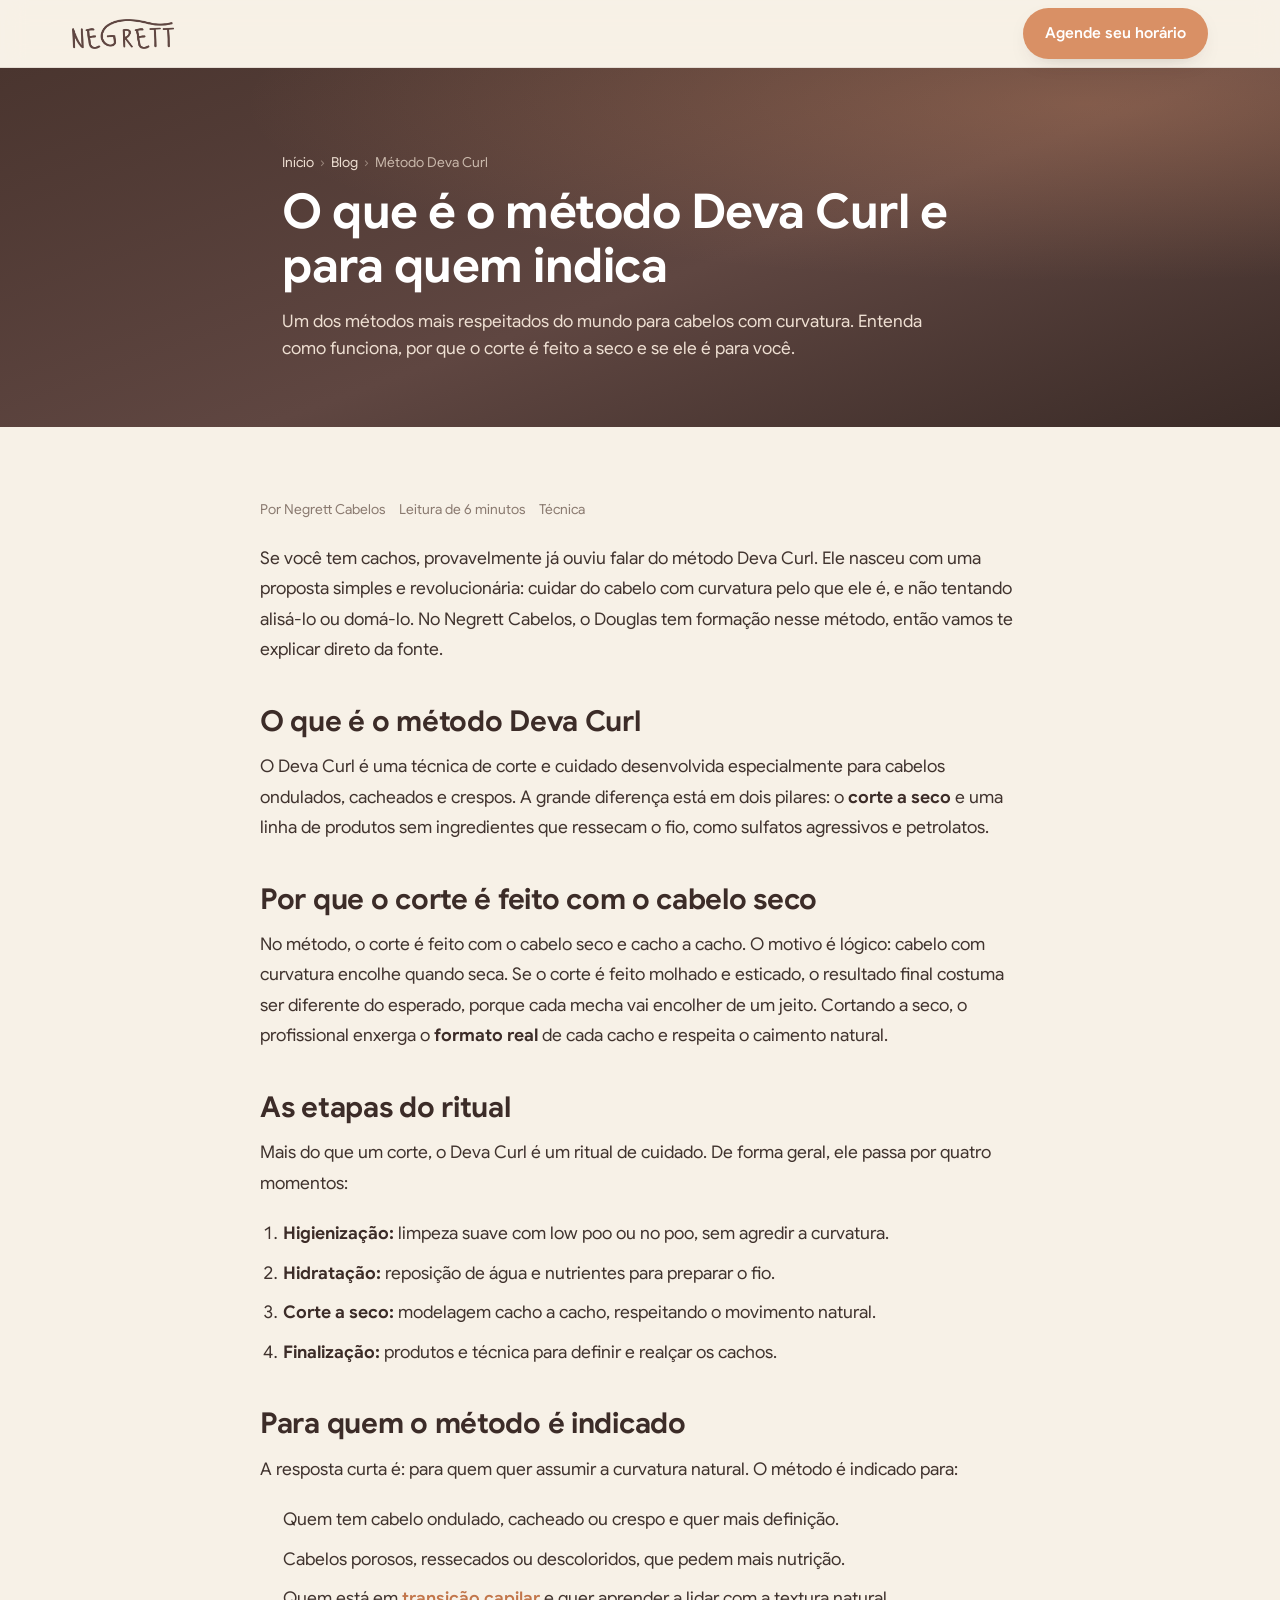
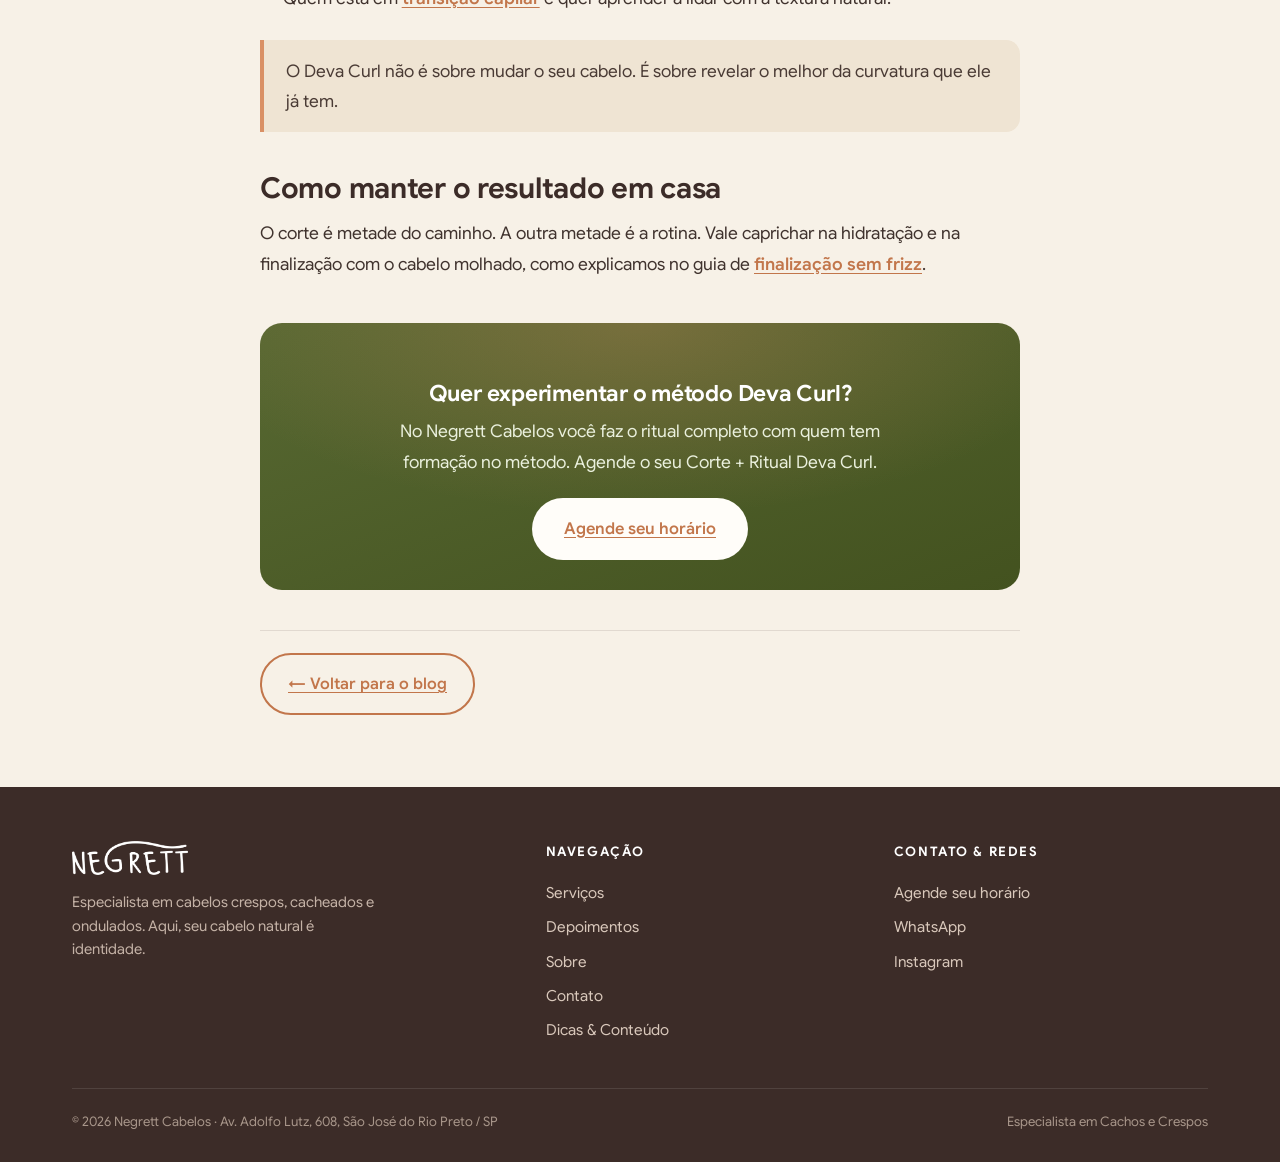
<file: blog/metodo-deva-curl-o-que-e.html>
<!DOCTYPE html>
<html lang="pt-BR">

<head>
  <meta charset="UTF-8" />
  <meta name="viewport" content="width=device-width, initial-scale=1" />
  <title>O que é o método Deva Curl e para quem indica | Negrett Cabelos</title>
  <meta name="description"
    content="Entenda o que é o método Deva Curl, como funciona o corte a seco, as etapas do ritual e para quais cabelos ele é indicado. Guia de especialista do Negrett Cabelos." />
  <meta name="theme-color" content="#5F4641" />
  <link rel="canonical" href="https://www.negrettcabelos.com.br/blog/metodo-deva-curl-o-que-e" />
  <link rel="icon" type="image/png" href="/assets/img/avatar.png" />
  <link rel="apple-touch-icon" href="/assets/img/avatar.png" />

  <meta property="og:type" content="article" />
  <meta property="og:site_name" content="Negrett Cabelos" />
  <meta property="og:url" content="https://www.negrettcabelos.com.br/blog/metodo-deva-curl-o-que-e" />
  <meta property="og:title" content="O que é o método Deva Curl e para quem indica" />
  <meta property="og:description"
    content="Como funciona o corte a seco, as etapas do ritual e para quais cabelos o método Deva Curl é indicado." />
  <meta property="og:locale" content="pt_BR" />
  <meta property="og:image" content="https://www.negrettcabelos.com.br/assets/img/avatar.png" />

  <link rel="stylesheet" href="/assets/styles.css" />

  <script type="application/ld+json">
  {
    "@context": "https://schema.org",
    "@type": "Article",
    "headline": "O que é o método Deva Curl e para quem indica",
    "description": "Entenda o que é o método Deva Curl, como funciona o corte a seco, as etapas do ritual e para quais cabelos ele é indicado.",
    "image": "https://www.negrettcabelos.com.br/assets/img/avatar.png",
    "datePublished": "2026-07-27",
    "dateModified": "2026-07-27",
    "author": { "@type": "Organization", "name": "Negrett Cabelos" },
    "publisher": {
      "@type": "HairSalon",
      "name": "Negrett Cabelos",
      "logo": { "@type": "ImageObject", "url": "https://www.negrettcabelos.com.br/assets/img/avatar.png" }
    },
    "mainEntityOfPage": "https://www.negrettcabelos.com.br/blog/metodo-deva-curl-o-que-e"
  }
  </script>
  <script type="application/ld+json">
  {
    "@context": "https://schema.org",
    "@type": "BreadcrumbList",
    "itemListElement": [
      { "@type": "ListItem", "position": 1, "name": "Início", "item": "https://www.negrettcabelos.com.br/" },
      { "@type": "ListItem", "position": 2, "name": "Blog", "item": "https://www.negrettcabelos.com.br/blog/" },
      { "@type": "ListItem", "position": 3, "name": "O que é o método Deva Curl", "item": "https://www.negrettcabelos.com.br/blog/metodo-deva-curl-o-que-e" }
    ]
  }
  </script>
  <script type="application/ld+json">
  {
    "@context": "https://schema.org",
    "@type": "FAQPage",
    "mainEntity": [
      {
        "@type": "Question",
        "name": "O corte Deva Curl é feito com o cabelo seco?",
        "acceptedAnswer": { "@type": "Answer", "text": "Sim. No método Deva Curl o corte é feito com o cabelo seco e cacho a cacho, para respeitar o formato real de cada mecha e o caimento natural da curvatura." }
      },
      {
        "@type": "Question",
        "name": "O método Deva Curl serve para cabelo crespo?",
        "acceptedAnswer": { "@type": "Answer", "text": "Sim. O método atende ondulados, cacheados e crespos. Os produtos e a intensidade de nutrição são ajustados conforme a curvatura e a saúde do fio." }
      }
    ]
  }
  </script>
</head>

<body>

  <header class="header">
    <div class="container" style="display:flex;align-items:center;justify-content:space-between;gap:14px">
      <a href="/" class="brand" aria-label="Negrett Cabelos, início"><img src="/assets/img/logo-brown.png"
          alt="Negrett Cabelos" /></a>
      <a href="https://booksy.com/pt-br/211337_negrett-cabelos_saloes-de-beleza_1016889_sao-jose-do-rio-preto"
        target="_blank" rel="noopener" class="btn btn--primary"
        style="min-height:44px;padding:11px 20px;font-size:.95rem">Agende seu horário</a>
    </div>
  </header>

  <section class="blog-hero">
    <div class="container" style="max-width:760px">
      <nav class="crumbs" aria-label="Você está aqui">
        <a href="/">Início</a><span>›</span><a href="/blog/">Blog</a><span>›</span>Método Deva Curl
      </nav>
      <h1>O que é o método Deva Curl e para quem indica</h1>
      <p>Um dos métodos mais respeitados do mundo para cabelos com curvatura. Entenda como funciona, por que o corte é
        feito a seco e se ele é para você.</p>
    </div>
  </section>

  <article class="post">
    <div class="container">
      <div class="post__wrap">
        <div class="post__meta">
          <span>Por Negrett Cabelos</span>
          <span>Leitura de 6 minutos</span>
          <span>Técnica</span>
        </div>

        <div class="prose">
          <p>Se você tem cachos, provavelmente já ouviu falar do método Deva Curl. Ele nasceu com uma proposta simples e
            revolucionária: cuidar do cabelo com curvatura pelo que ele é, e não tentando alisá-lo ou domá-lo. No Negrett
            Cabelos, o Douglas tem formação nesse método, então vamos te explicar direto da fonte.</p>

          <h2>O que é o método Deva Curl</h2>
          <p>O Deva Curl é uma técnica de corte e cuidado desenvolvida especialmente para cabelos ondulados, cacheados e
            crespos. A grande diferença está em dois pilares: o <strong>corte a seco</strong> e uma linha de produtos sem
            ingredientes que ressecam o fio, como sulfatos agressivos e petrolatos.</p>

          <h2>Por que o corte é feito com o cabelo seco</h2>
          <p>No método, o corte é feito com o cabelo seco e cacho a cacho. O motivo é lógico: cabelo com curvatura encolhe
            quando seca. Se o corte é feito molhado e esticado, o resultado final costuma ser diferente do esperado,
            porque cada mecha vai encolher de um jeito. Cortando a seco, o profissional enxerga o <strong>formato
              real</strong> de cada cacho e respeita o caimento natural.</p>

          <h2>As etapas do ritual</h2>
          <p>Mais do que um corte, o Deva Curl é um ritual de cuidado. De forma geral, ele passa por quatro momentos:</p>
          <ol>
            <li><strong>Higienização:</strong> limpeza suave com low poo ou no poo, sem agredir a curvatura.</li>
            <li><strong>Hidratação:</strong> reposição de água e nutrientes para preparar o fio.</li>
            <li><strong>Corte a seco:</strong> modelagem cacho a cacho, respeitando o movimento natural.</li>
            <li><strong>Finalização:</strong> produtos e técnica para definir e realçar os cachos.</li>
          </ol>

          <h2>Para quem o método é indicado</h2>
          <p>A resposta curta é: para quem quer assumir a curvatura natural. O método é indicado para:</p>
          <ul>
            <li>Quem tem cabelo ondulado, cacheado ou crespo e quer mais definição.</li>
            <li>Cabelos porosos, ressecados ou descoloridos, que pedem mais nutrição.</li>
            <li>Quem está em <a href="/blog/transicao-capilar-como-comecar">transição capilar</a> e quer aprender a lidar
              com a textura natural.</li>
          </ul>
          <blockquote>O Deva Curl não é sobre mudar o seu cabelo. É sobre revelar o melhor da curvatura que ele já tem.
          </blockquote>

          <h2>Como manter o resultado em casa</h2>
          <p>O corte é metade do caminho. A outra metade é a rotina. Vale caprichar na hidratação e na finalização com o
            cabelo molhado, como explicamos no guia de
            <a href="/blog/como-finalizar-cachos-sem-frizz">finalização sem frizz</a>.</p>

          <div class="post-cta">
            <h3>Quer experimentar o método Deva Curl?</h3>
            <p>No Negrett Cabelos você faz o ritual completo com quem tem formação no método. Agende o seu Corte + Ritual
              Deva Curl.</p>
            <a href="https://booksy.com/pt-br/211337_negrett-cabelos_saloes-de-beleza_1016889_sao-jose-do-rio-preto"
              target="_blank" rel="noopener" class="btn btn--light" style="font-size:1.02rem;padding:15px 30px">Agende
              seu horário</a>
          </div>

          <div class="post-nav">
            <a href="/blog/" class="btn btn--ghost">← Voltar para o blog</a>
          </div>
        </div>
      </div>
    </div>
  </article>

  <footer class="footer">
    <div class="container">
      <div class="footer__grid">
        <div class="footer__brand">
          <img src="/assets/img/logo-white.png" alt="Negrett Cabelos" />
          <p>Especialista em cabelos crespos, cacheados e ondulados. Aqui, seu cabelo natural é identidade.</p>
        </div>
        <div>
          <h4>Navegação</h4>
          <a href="/#servicos">Serviços</a>
          <a href="/#depoimentos">Depoimentos</a>
          <a href="/#sobre">Sobre</a>
          <a href="/#contato">Contato</a>
          <a href="/blog/">Dicas &amp; Conteúdo</a>
        </div>
        <div>
          <h4>Contato &amp; redes</h4>
          <a href="https://booksy.com/pt-br/211337_negrett-cabelos_saloes-de-beleza_1016889_sao-jose-do-rio-preto"
            target="_blank" rel="noopener">Agende seu horário</a>
          <a href="https://wa.me/5511964694978" target="_blank" rel="noopener">WhatsApp</a>
          <a href="https://www.instagram.com/negrettcabelos/" target="_blank" rel="noopener">Instagram</a>
        </div>
      </div>
      <div class="footer__bottom">
        <span>© 2026 Negrett Cabelos · Av. Adolfo Lutz, 608, São José do Rio Preto / SP</span>
        <span>Especialista em Cachos e Crespos</span>
      </div>
    </div>
  </footer>

</body>

</html>
</file>
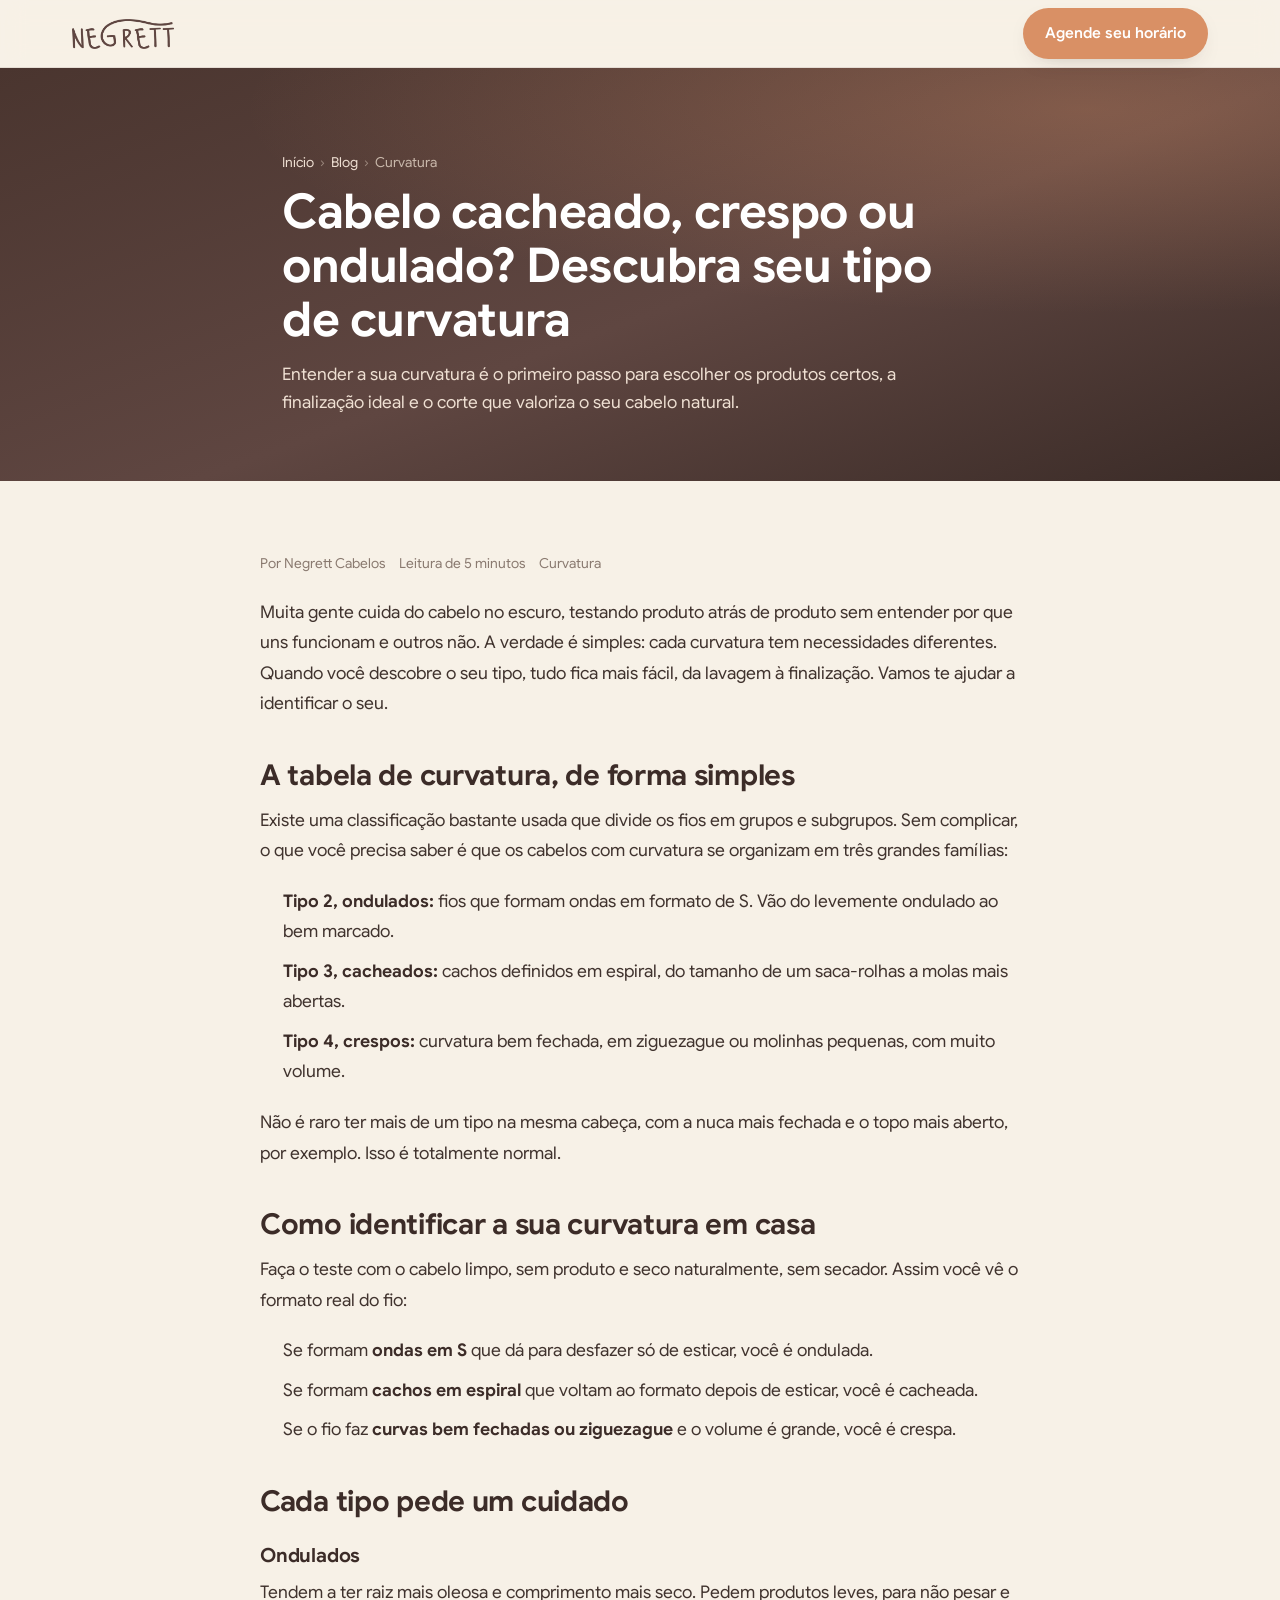
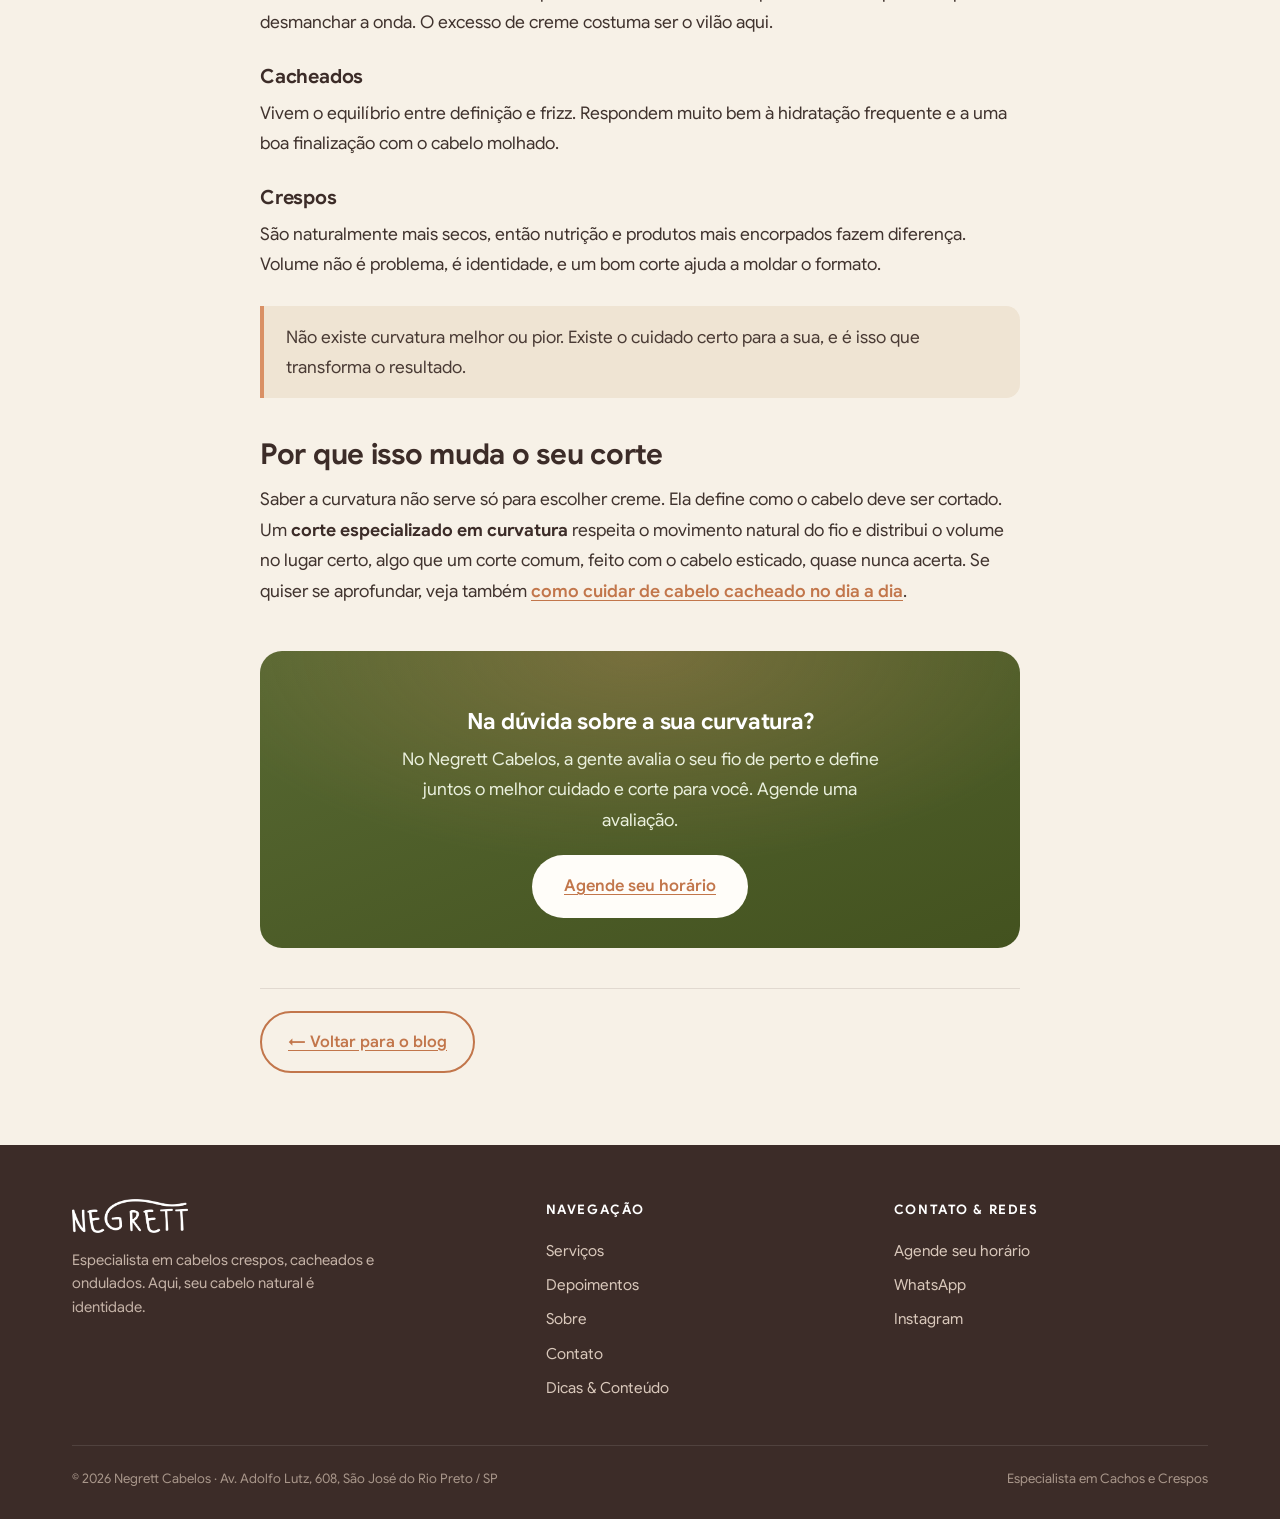
<file: blog/tipos-de-curvatura-cabelo-cacheado-crespo-ondulado.html>
<!DOCTYPE html>
<html lang="pt-BR">

<head>
  <meta charset="UTF-8" />
  <meta name="viewport" content="width=device-width, initial-scale=1" />
  <title>Cabelo cacheado, crespo ou ondulado? Descubra seu tipo de curvatura | Negrett Cabelos</title>
  <meta name="description"
    content="Aprenda a identificar seu tipo de curvatura: ondulado, cacheado ou crespo. Entenda a tabela de curvatura e como cada tipo pede um cuidado diferente. Por Negrett Cabelos." />
  <meta name="theme-color" content="#5F4641" />
  <link rel="canonical"
    href="https://www.negrettcabelos.com.br/blog/tipos-de-curvatura-cabelo-cacheado-crespo-ondulado" />
  <link rel="icon" type="image/png" href="/assets/img/avatar.png" />
  <link rel="apple-touch-icon" href="/assets/img/avatar.png" />

  <meta property="og:type" content="article" />
  <meta property="og:site_name" content="Negrett Cabelos" />
  <meta property="og:url"
    content="https://www.negrettcabelos.com.br/blog/tipos-de-curvatura-cabelo-cacheado-crespo-ondulado" />
  <meta property="og:title" content="Cabelo cacheado, crespo ou ondulado? Descubra seu tipo de curvatura" />
  <meta property="og:description"
    content="Aprenda a identificar seu tipo de curvatura e como cada um pede um cuidado diferente." />
  <meta property="og:locale" content="pt_BR" />
  <meta property="og:image" content="https://www.negrettcabelos.com.br/assets/img/avatar.png" />

  <link rel="stylesheet" href="/assets/styles.css" />

  <script type="application/ld+json">
  {
    "@context": "https://schema.org",
    "@type": "Article",
    "headline": "Cabelo cacheado, crespo ou ondulado? Descubra seu tipo de curvatura",
    "description": "Aprenda a identificar seu tipo de curvatura: ondulado, cacheado ou crespo, e como cada tipo pede um cuidado diferente.",
    "image": "https://www.negrettcabelos.com.br/assets/img/avatar.png",
    "datePublished": "2026-07-27",
    "dateModified": "2026-07-27",
    "author": { "@type": "Organization", "name": "Negrett Cabelos" },
    "publisher": {
      "@type": "HairSalon",
      "name": "Negrett Cabelos",
      "logo": { "@type": "ImageObject", "url": "https://www.negrettcabelos.com.br/assets/img/avatar.png" }
    },
    "mainEntityOfPage": "https://www.negrettcabelos.com.br/blog/tipos-de-curvatura-cabelo-cacheado-crespo-ondulado"
  }
  </script>
  <script type="application/ld+json">
  {
    "@context": "https://schema.org",
    "@type": "BreadcrumbList",
    "itemListElement": [
      { "@type": "ListItem", "position": 1, "name": "Início", "item": "https://www.negrettcabelos.com.br/" },
      { "@type": "ListItem", "position": 2, "name": "Blog", "item": "https://www.negrettcabelos.com.br/blog/" },
      { "@type": "ListItem", "position": 3, "name": "Descubra seu tipo de curvatura", "item": "https://www.negrettcabelos.com.br/blog/tipos-de-curvatura-cabelo-cacheado-crespo-ondulado" }
    ]
  }
  </script>
</head>

<body>

  <header class="header">
    <div class="container" style="display:flex;align-items:center;justify-content:space-between;gap:14px">
      <a href="/" class="brand" aria-label="Negrett Cabelos, início"><img src="/assets/img/logo-brown.png"
          alt="Negrett Cabelos" /></a>
      <a href="https://booksy.com/pt-br/211337_negrett-cabelos_saloes-de-beleza_1016889_sao-jose-do-rio-preto"
        target="_blank" rel="noopener" class="btn btn--primary"
        style="min-height:44px;padding:11px 20px;font-size:.95rem">Agende seu horário</a>
    </div>
  </header>

  <section class="blog-hero">
    <div class="container" style="max-width:760px">
      <nav class="crumbs" aria-label="Você está aqui">
        <a href="/">Início</a><span>›</span><a href="/blog/">Blog</a><span>›</span>Curvatura
      </nav>
      <h1>Cabelo cacheado, crespo ou ondulado? Descubra seu tipo de curvatura</h1>
      <p>Entender a sua curvatura é o primeiro passo para escolher os produtos certos, a finalização ideal e o corte que
        valoriza o seu cabelo natural.</p>
    </div>
  </section>

  <article class="post">
    <div class="container">
      <div class="post__wrap">
        <div class="post__meta">
          <span>Por Negrett Cabelos</span>
          <span>Leitura de 5 minutos</span>
          <span>Curvatura</span>
        </div>

        <div class="prose">
          <p>Muita gente cuida do cabelo no escuro, testando produto atrás de produto sem entender por que uns funcionam
            e outros não. A verdade é simples: cada curvatura tem necessidades diferentes. Quando você descobre o seu
            tipo, tudo fica mais fácil, da lavagem à finalização. Vamos te ajudar a identificar o seu.</p>

          <h2>A tabela de curvatura, de forma simples</h2>
          <p>Existe uma classificação bastante usada que divide os fios em grupos e subgrupos. Sem complicar, o que você
            precisa saber é que os cabelos com curvatura se organizam em três grandes famílias:</p>
          <ul>
            <li><strong>Tipo 2, ondulados:</strong> fios que formam ondas em formato de S. Vão do levemente ondulado ao
              bem marcado.</li>
            <li><strong>Tipo 3, cacheados:</strong> cachos definidos em espiral, do tamanho de um saca-rolhas a molas
              mais abertas.</li>
            <li><strong>Tipo 4, crespos:</strong> curvatura bem fechada, em ziguezague ou molinhas pequenas, com muito
              volume.</li>
          </ul>
          <p>Não é raro ter mais de um tipo na mesma cabeça, com a nuca mais fechada e o topo mais aberto, por exemplo.
            Isso é totalmente normal.</p>

          <h2>Como identificar a sua curvatura em casa</h2>
          <p>Faça o teste com o cabelo limpo, sem produto e seco naturalmente, sem secador. Assim você vê o formato real
            do fio:</p>
          <ul>
            <li>Se formam <strong>ondas em S</strong> que dá para desfazer só de esticar, você é ondulada.</li>
            <li>Se formam <strong>cachos em espiral</strong> que voltam ao formato depois de esticar, você é cacheada.
            </li>
            <li>Se o fio faz <strong>curvas bem fechadas ou ziguezague</strong> e o volume é grande, você é crespa.</li>
          </ul>

          <h2>Cada tipo pede um cuidado</h2>
          <h3>Ondulados</h3>
          <p>Tendem a ter raiz mais oleosa e comprimento mais seco. Pedem produtos leves, para não pesar e desmanchar a
            onda. O excesso de creme costuma ser o vilão aqui.</p>
          <h3>Cacheados</h3>
          <p>Vivem o equilíbrio entre definição e frizz. Respondem muito bem à hidratação frequente e a uma boa
            finalização com o cabelo molhado.</p>
          <h3>Crespos</h3>
          <p>São naturalmente mais secos, então nutrição e produtos mais encorpados fazem diferença. Volume não é
            problema, é identidade, e um bom corte ajuda a moldar o formato.</p>

          <blockquote>Não existe curvatura melhor ou pior. Existe o cuidado certo para a sua, e é isso que transforma o
            resultado.</blockquote>

          <h2>Por que isso muda o seu corte</h2>
          <p>Saber a curvatura não serve só para escolher creme. Ela define como o cabelo deve ser cortado. Um
            <strong>corte especializado em curvatura</strong> respeita o movimento natural do fio e distribui o volume no
            lugar certo, algo que um corte comum, feito com o cabelo esticado, quase nunca acerta. Se quiser se
            aprofundar, veja também
            <a href="/blog/como-cuidar-de-cabelo-cacheado-no-dia-a-dia">como cuidar de cabelo cacheado no dia a dia</a>.
          </p>

          <div class="post-cta">
            <h3>Na dúvida sobre a sua curvatura?</h3>
            <p>No Negrett Cabelos, a gente avalia o seu fio de perto e define juntos o melhor cuidado e corte para você.
              Agende uma avaliação.</p>
            <a href="https://booksy.com/pt-br/211337_negrett-cabelos_saloes-de-beleza_1016889_sao-jose-do-rio-preto"
              target="_blank" rel="noopener" class="btn btn--light" style="font-size:1.02rem;padding:15px 30px">Agende
              seu horário</a>
          </div>

          <div class="post-nav">
            <a href="/blog/" class="btn btn--ghost">← Voltar para o blog</a>
          </div>
        </div>
      </div>
    </div>
  </article>

  <footer class="footer">
    <div class="container">
      <div class="footer__grid">
        <div class="footer__brand">
          <img src="/assets/img/logo-white.png" alt="Negrett Cabelos" />
          <p>Especialista em cabelos crespos, cacheados e ondulados. Aqui, seu cabelo natural é identidade.</p>
        </div>
        <div>
          <h4>Navegação</h4>
          <a href="/#servicos">Serviços</a>
          <a href="/#depoimentos">Depoimentos</a>
          <a href="/#sobre">Sobre</a>
          <a href="/#contato">Contato</a>
          <a href="/blog/">Dicas &amp; Conteúdo</a>
        </div>
        <div>
          <h4>Contato &amp; redes</h4>
          <a href="https://booksy.com/pt-br/211337_negrett-cabelos_saloes-de-beleza_1016889_sao-jose-do-rio-preto"
            target="_blank" rel="noopener">Agende seu horário</a>
          <a href="https://wa.me/5511964694978" target="_blank" rel="noopener">WhatsApp</a>
          <a href="https://www.instagram.com/negrettcabelos/" target="_blank" rel="noopener">Instagram</a>
        </div>
      </div>
      <div class="footer__bottom">
        <span>© 2026 Negrett Cabelos · Av. Adolfo Lutz, 608, São José do Rio Preto / SP</span>
        <span>Especialista em Cachos e Crespos</span>
      </div>
    </div>
  </footer>

</body>

</html>
</file>
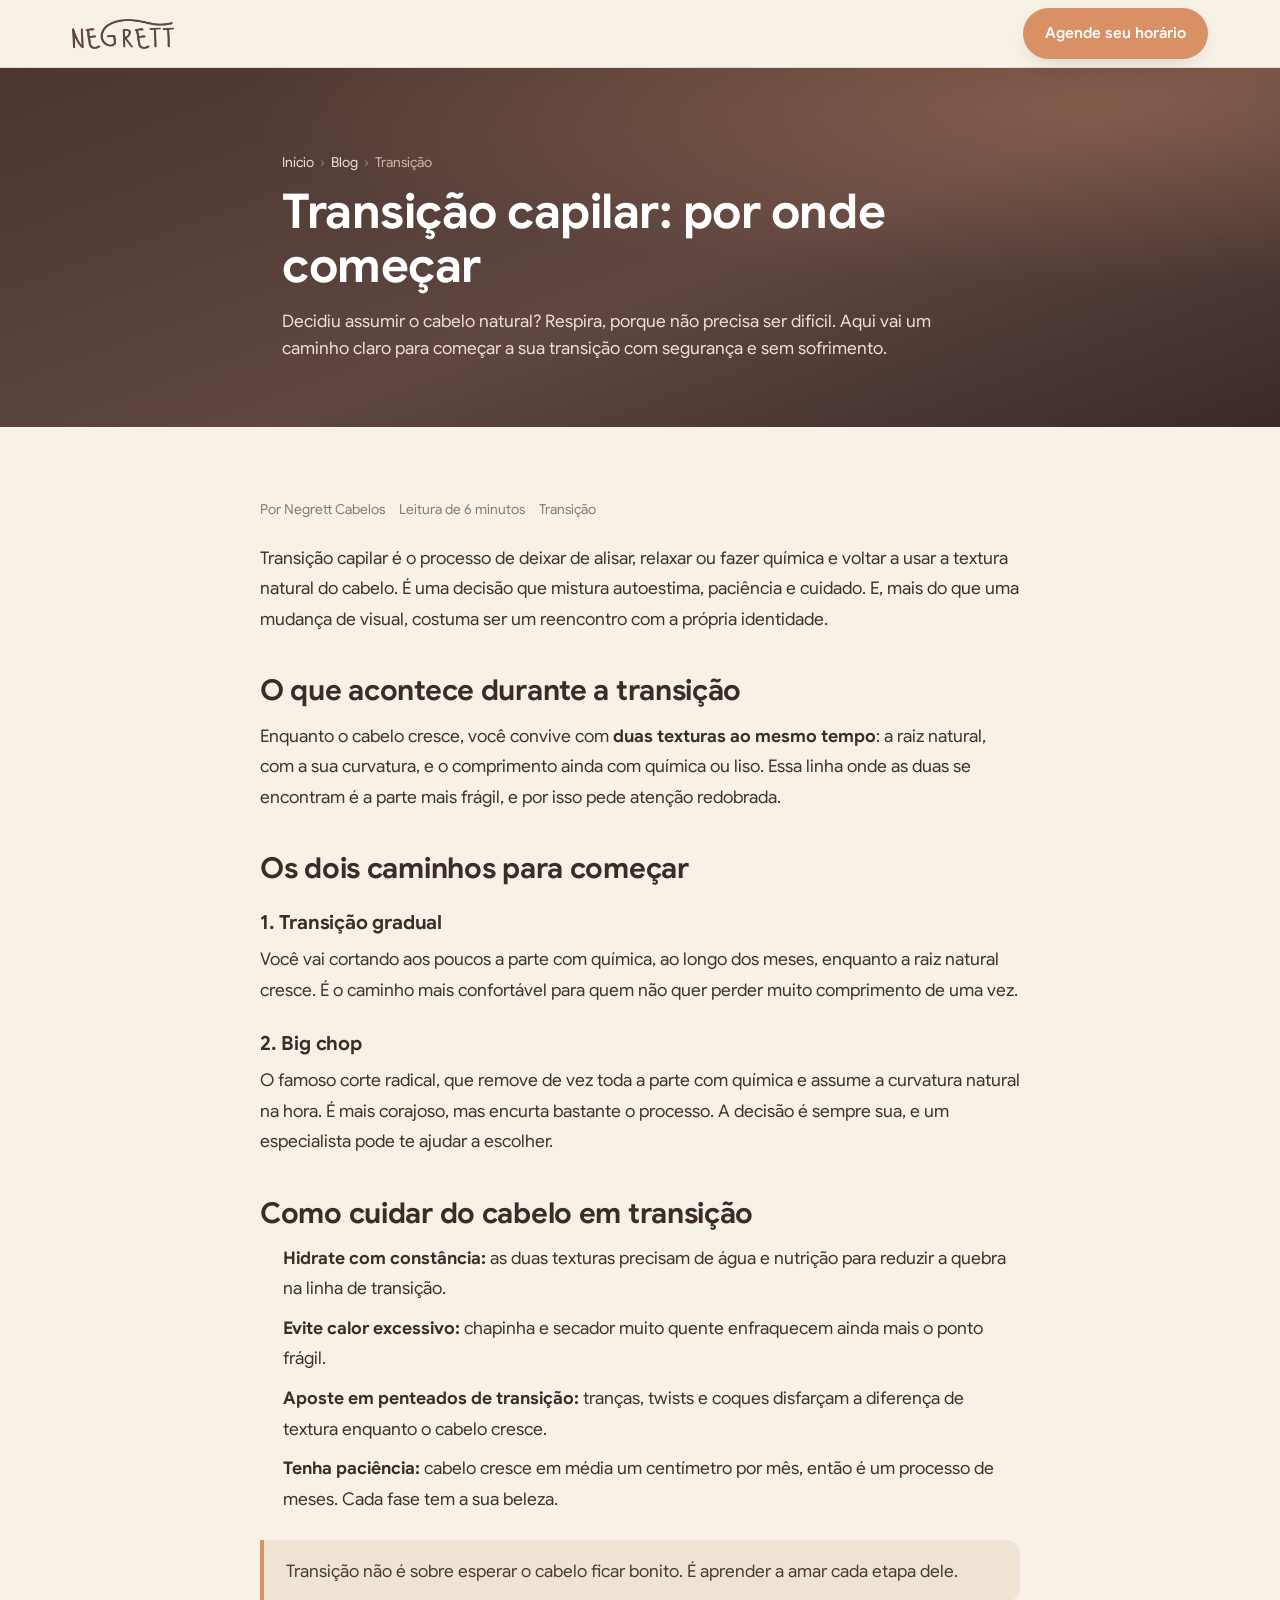
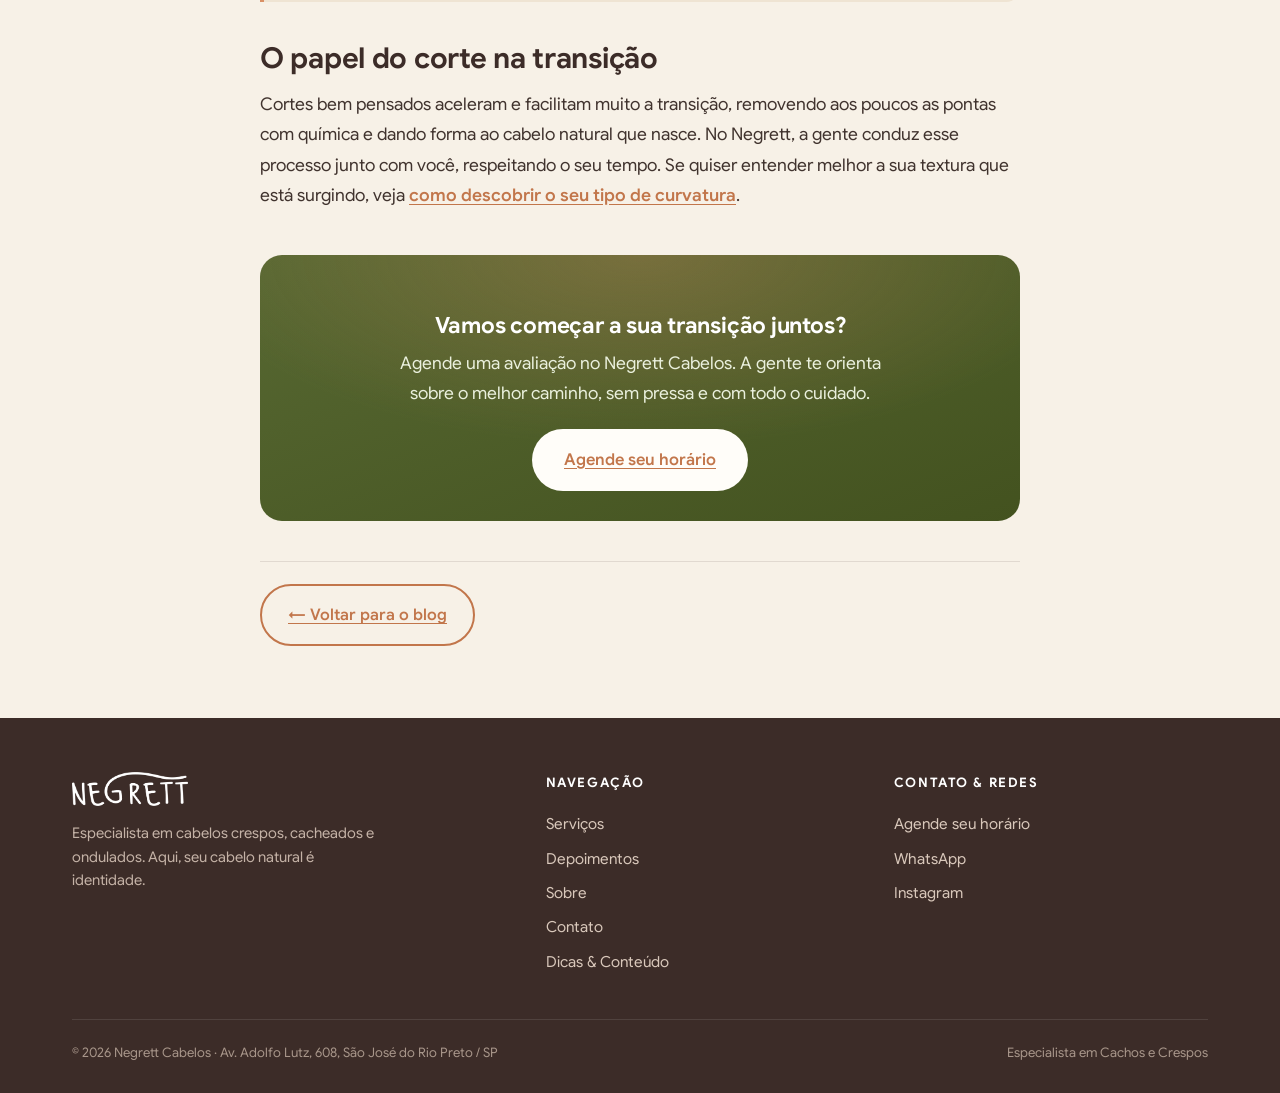
<file: blog/transicao-capilar-como-comecar.html>
<!DOCTYPE html>
<html lang="pt-BR">

<head>
  <meta charset="UTF-8" />
  <meta name="viewport" content="width=device-width, initial-scale=1" />
  <title>Transição capilar: por onde começar (guia para iniciantes) | Negrett Cabelos</title>
  <meta name="description"
    content="Vai assumir os cachos? Aprenda por onde começar a transição capilar: o que é, quanto tempo dura, como cuidar das duas texturas e a decisão do big chop. Por Negrett Cabelos." />
  <meta name="theme-color" content="#5F4641" />
  <link rel="canonical" href="https://www.negrettcabelos.com.br/blog/transicao-capilar-como-comecar" />
  <link rel="icon" type="image/png" href="/assets/img/avatar.png" />
  <link rel="apple-touch-icon" href="/assets/img/avatar.png" />

  <meta property="og:type" content="article" />
  <meta property="og:site_name" content="Negrett Cabelos" />
  <meta property="og:url" content="https://www.negrettcabelos.com.br/blog/transicao-capilar-como-comecar" />
  <meta property="og:title" content="Transição capilar: por onde começar" />
  <meta property="og:description"
    content="O que é a transição capilar, quanto tempo dura, como cuidar das duas texturas e a decisão do big chop." />
  <meta property="og:locale" content="pt_BR" />
  <meta property="og:image" content="https://www.negrettcabelos.com.br/assets/img/avatar.png" />

  <link rel="stylesheet" href="/assets/styles.css" />

  <script type="application/ld+json">
  {
    "@context": "https://schema.org",
    "@type": "Article",
    "headline": "Transição capilar: por onde começar",
    "description": "O que é a transição capilar, quanto tempo dura, como cuidar das duas texturas e a decisão do big chop.",
    "image": "https://www.negrettcabelos.com.br/assets/img/avatar.png",
    "datePublished": "2026-07-27",
    "dateModified": "2026-07-27",
    "author": { "@type": "Organization", "name": "Negrett Cabelos" },
    "publisher": {
      "@type": "HairSalon",
      "name": "Negrett Cabelos",
      "logo": { "@type": "ImageObject", "url": "https://www.negrettcabelos.com.br/assets/img/avatar.png" }
    },
    "mainEntityOfPage": "https://www.negrettcabelos.com.br/blog/transicao-capilar-como-comecar"
  }
  </script>
  <script type="application/ld+json">
  {
    "@context": "https://schema.org",
    "@type": "BreadcrumbList",
    "itemListElement": [
      { "@type": "ListItem", "position": 1, "name": "Início", "item": "https://www.negrettcabelos.com.br/" },
      { "@type": "ListItem", "position": 2, "name": "Blog", "item": "https://www.negrettcabelos.com.br/blog/" },
      { "@type": "ListItem", "position": 3, "name": "Transição capilar: por onde começar", "item": "https://www.negrettcabelos.com.br/blog/transicao-capilar-como-comecar" }
    ]
  }
  </script>
</head>

<body>

  <header class="header">
    <div class="container" style="display:flex;align-items:center;justify-content:space-between;gap:14px">
      <a href="/" class="brand" aria-label="Negrett Cabelos, início"><img src="/assets/img/logo-brown.png"
          alt="Negrett Cabelos" /></a>
      <a href="https://booksy.com/pt-br/211337_negrett-cabelos_saloes-de-beleza_1016889_sao-jose-do-rio-preto"
        target="_blank" rel="noopener" class="btn btn--primary"
        style="min-height:44px;padding:11px 20px;font-size:.95rem">Agende seu horário</a>
    </div>
  </header>

  <section class="blog-hero">
    <div class="container" style="max-width:760px">
      <nav class="crumbs" aria-label="Você está aqui">
        <a href="/">Início</a><span>›</span><a href="/blog/">Blog</a><span>›</span>Transição
      </nav>
      <h1>Transição capilar: por onde começar</h1>
      <p>Decidiu assumir o cabelo natural? Respira, porque não precisa ser difícil. Aqui vai um caminho claro para
        começar a sua transição com segurança e sem sofrimento.</p>
    </div>
  </section>

  <article class="post">
    <div class="container">
      <div class="post__wrap">
        <div class="post__meta">
          <span>Por Negrett Cabelos</span>
          <span>Leitura de 6 minutos</span>
          <span>Transição</span>
        </div>

        <div class="prose">
          <p>Transição capilar é o processo de deixar de alisar, relaxar ou fazer química e voltar a usar a textura
            natural do cabelo. É uma decisão que mistura autoestima, paciência e cuidado. E, mais do que uma mudança de
            visual, costuma ser um reencontro com a própria identidade.</p>

          <h2>O que acontece durante a transição</h2>
          <p>Enquanto o cabelo cresce, você convive com <strong>duas texturas ao mesmo tempo</strong>: a raiz natural,
            com a sua curvatura, e o comprimento ainda com química ou liso. Essa linha onde as duas se encontram é a
            parte mais frágil, e por isso pede atenção redobrada.</p>

          <h2>Os dois caminhos para começar</h2>
          <h3>1. Transição gradual</h3>
          <p>Você vai cortando aos poucos a parte com química, ao longo dos meses, enquanto a raiz natural cresce. É o
            caminho mais confortável para quem não quer perder muito comprimento de uma vez.</p>
          <h3>2. Big chop</h3>
          <p>O famoso corte radical, que remove de vez toda a parte com química e assume a curvatura natural na hora. É
            mais corajoso, mas encurta bastante o processo. A decisão é sempre sua, e um especialista pode te ajudar a
            escolher.</p>

          <h2>Como cuidar do cabelo em transição</h2>
          <ul>
            <li><strong>Hidrate com constância:</strong> as duas texturas precisam de água e nutrição para reduzir a
              quebra na linha de transição.</li>
            <li><strong>Evite calor excessivo:</strong> chapinha e secador muito quente enfraquecem ainda mais o ponto
              frágil.</li>
            <li><strong>Aposte em penteados de transição:</strong> tranças, twists e coques disfarçam a diferença de
              textura enquanto o cabelo cresce.</li>
            <li><strong>Tenha paciência:</strong> cabelo cresce em média um centímetro por mês, então é um processo de
              meses. Cada fase tem a sua beleza.</li>
          </ul>

          <blockquote>Transição não é sobre esperar o cabelo ficar bonito. É aprender a amar cada etapa dele.
          </blockquote>

          <h2>O papel do corte na transição</h2>
          <p>Cortes bem pensados aceleram e facilitam muito a transição, removendo aos poucos as pontas com química e
            dando forma ao cabelo natural que nasce. No Negrett, a gente conduz esse processo junto com você, respeitando
            o seu tempo. Se quiser entender melhor a sua textura que está surgindo, veja
            <a href="/blog/tipos-de-curvatura-cabelo-cacheado-crespo-ondulado">como descobrir o seu tipo de
              curvatura</a>.</p>

          <div class="post-cta">
            <h3>Vamos começar a sua transição juntos?</h3>
            <p>Agende uma avaliação no Negrett Cabelos. A gente te orienta sobre o melhor caminho, sem pressa e com todo
              o cuidado.</p>
            <a href="https://booksy.com/pt-br/211337_negrett-cabelos_saloes-de-beleza_1016889_sao-jose-do-rio-preto"
              target="_blank" rel="noopener" class="btn btn--light" style="font-size:1.02rem;padding:15px 30px">Agende
              seu horário</a>
          </div>

          <div class="post-nav">
            <a href="/blog/" class="btn btn--ghost">← Voltar para o blog</a>
          </div>
        </div>
      </div>
    </div>
  </article>

  <footer class="footer">
    <div class="container">
      <div class="footer__grid">
        <div class="footer__brand">
          <img src="/assets/img/logo-white.png" alt="Negrett Cabelos" />
          <p>Especialista em cabelos crespos, cacheados e ondulados. Aqui, seu cabelo natural é identidade.</p>
        </div>
        <div>
          <h4>Navegação</h4>
          <a href="/#servicos">Serviços</a>
          <a href="/#depoimentos">Depoimentos</a>
          <a href="/#sobre">Sobre</a>
          <a href="/#contato">Contato</a>
          <a href="/blog/">Dicas &amp; Conteúdo</a>
        </div>
        <div>
          <h4>Contato &amp; redes</h4>
          <a href="https://booksy.com/pt-br/211337_negrett-cabelos_saloes-de-beleza_1016889_sao-jose-do-rio-preto"
            target="_blank" rel="noopener">Agende seu horário</a>
          <a href="https://wa.me/5511964694978" target="_blank" rel="noopener">WhatsApp</a>
          <a href="https://www.instagram.com/negrettcabelos/" target="_blank" rel="noopener">Instagram</a>
        </div>
      </div>
      <div class="footer__bottom">
        <span>© 2026 Negrett Cabelos · Av. Adolfo Lutz, 608, São José do Rio Preto / SP</span>
        <span>Especialista em Cachos e Crespos</span>
      </div>
    </div>
  </footer>

</body>

</html>
</file>
<file: assets/styles.css>
/* ============================================================
   Negrett Cabelos — Site institucional
   Paleta oficial: terracota #D99065 · marrom #5F4641 · verde #576832
   ============================================================ */

/* ---------- Fontes ---------- */
@font-face {
  font-family: "Google Sans";
  src: url("fonts/GoogleSans-Regular.ttf") format("truetype");
  font-weight: 400; font-style: normal; font-display: swap;
}
@font-face {
  font-family: "Google Sans";
  src: url("fonts/GoogleSans-Medium.ttf") format("truetype");
  font-weight: 500; font-style: normal; font-display: swap;
}
@font-face {
  font-family: "Google Sans";
  src: url("fonts/GoogleSans-SemiBold.ttf") format("truetype");
  font-weight: 600; font-style: normal; font-display: swap;
}
@font-face {
  font-family: "Google Sans";
  src: url("fonts/GoogleSans-Bold.ttf") format("truetype");
  font-weight: 700; font-style: normal; font-display: swap;
}

/* ---------- Tokens ---------- */
:root {
  --terracota: #D99065;
  --terracota-dark: #C2764B;
  --brown: #5F4641;
  --brown-dark: #3C2C28;
  --green: #576832;
  --green-dark: #43521F;
  --cream: #F7F1E7;
  --cream-2: #EFE4D3;
  --ink: #2C211E;
  --white: #FFFDF9;

  --font: "Google Sans", -apple-system, BlinkMacSystemFont, "Segoe UI", Roboto, sans-serif;

  --maxw: 1180px;
  --radius: 22px;
  --radius-sm: 14px;
  --shadow: 0 18px 50px -24px rgba(60, 44, 40, .45);
  --shadow-sm: 0 8px 24px -14px rgba(60, 44, 40, .4);

  --header-h: 68px;
}

* { margin: 0; padding: 0; box-sizing: border-box; }
html { scroll-behavior: smooth; -webkit-text-size-adjust: 100%; }
body {
  font-family: var(--font);
  color: var(--ink);
  background: var(--cream);
  line-height: 1.6;
  overflow-x: hidden;
  -webkit-font-smoothing: antialiased;
}
img { max-width: 100%; display: block; }
a { color: inherit; text-decoration: none; }
ul { list-style: none; }
:focus-visible { outline: 3px solid var(--terracota); outline-offset: 3px; border-radius: 6px; }

.container { width: 100%; max-width: var(--maxw); margin-inline: auto; padding-inline: 22px; }

.section { padding: clamp(56px, 9vw, 104px) 0; }
.section--alt { background: var(--cream-2); }
.section--brown { background: var(--brown); color: var(--white); }

/* ---------- Tipografia ---------- */
h1, h2, h3 { line-height: 1.12; font-weight: 700; letter-spacing: -0.01em; }
.eyebrow {
  display: inline-flex; align-items: center; gap: 8px;
  font-size: .78rem; font-weight: 600; letter-spacing: .16em; text-transform: uppercase;
  color: var(--terracota-dark);
}
.section--brown .eyebrow { color: var(--terracota); }
.eyebrow::before { content: ""; width: 26px; height: 2px; background: currentColor; border-radius: 2px; }

.section-title { font-size: clamp(1.9rem, 5.2vw, 3rem); color: var(--brown-dark); margin: 14px 0 0; }
.section--brown .section-title { color: var(--white); }
.section-lead { font-size: clamp(1.02rem, 2.4vw, 1.18rem); max-width: 60ch; margin-top: 16px; color: #5a4a44; }
.section--brown .section-lead { color: #ECDFD2; }
.section-head { margin-bottom: clamp(34px, 5vw, 52px); }

/* ---------- Botões ---------- */
.btn {
  display: inline-flex; align-items: center; justify-content: center; gap: 10px;
  font-family: var(--font); font-weight: 600; font-size: 1rem;
  padding: 15px 26px; border-radius: 999px; border: 2px solid transparent;
  cursor: pointer; min-height: 52px; transition: transform .18s ease, background .2s ease, box-shadow .2s ease;
  white-space: nowrap;
}
.btn:active { transform: translateY(1px) scale(.99); }
.btn--primary { background: var(--terracota); color: #fff; box-shadow: var(--shadow-sm); }
.btn--primary:hover { background: var(--terracota-dark); transform: translateY(-2px); }
.btn--green { background: var(--green); color: #fff; }
.btn--green:hover { background: var(--green-dark); transform: translateY(-2px); }
.btn--ghost { background: transparent; border-color: currentColor; color: var(--brown-dark); }
.btn--ghost:hover { background: var(--brown-dark); color: #fff; border-color: var(--brown-dark); }
.btn--light { background: var(--white); color: var(--brown-dark); }
.btn--light:hover { transform: translateY(-2px); box-shadow: var(--shadow-sm); }
.btn--block { width: 100%; }
.btn svg { width: 20px; height: 20px; }

/* ============================================================
   HEADER
   ============================================================ */
.header {
  position: sticky; top: 0; z-index: 100;
  height: var(--header-h);
  display: flex; align-items: center;
  background: rgba(247, 241, 231, .86);
  backdrop-filter: saturate(1.4) blur(12px);
  border-bottom: 1px solid rgba(95, 70, 65, .12);
  transition: box-shadow .25s ease;
}
.header.scrolled { box-shadow: 0 6px 24px -18px rgba(60,44,40,.7); }
.header .container { display: flex; align-items: center; justify-content: space-between; gap: 18px; }
.brand { display: flex; align-items: center; height: 100%; }
.brand img { height: 30px; width: auto; }

.nav { display: flex; align-items: center; gap: 30px; }
.nav a { font-weight: 500; font-size: .96rem; color: var(--brown); position: relative; padding: 6px 0; }
.nav a::after {
  content: ""; position: absolute; left: 0; bottom: 0; height: 2px; width: 0; background: var(--terracota);
  transition: width .22s ease;
}
.nav a:hover::after { width: 100%; }

.header-cta { display: inline-flex; }
.header-cta .btn { padding: 11px 20px; min-height: 44px; font-size: .95rem; }

.nav-toggle {
  display: none; width: 46px; height: 46px; border: none; background: transparent; cursor: pointer;
  border-radius: 12px;
}
.nav-toggle span { display: block; width: 24px; height: 2.4px; background: var(--brown-dark); margin: 5px auto; border-radius: 3px; transition: .3s; }
.nav-toggle.open span:nth-child(1) { transform: translateY(7.4px) rotate(45deg); }
.nav-toggle.open span:nth-child(2) { opacity: 0; }
.nav-toggle.open span:nth-child(3) { transform: translateY(-7.4px) rotate(-45deg); }

/* ============================================================
   HERO
   ============================================================ */
.hero {
  position: relative; overflow: hidden;
  background:
    radial-gradient(120% 90% at 85% 10%, rgba(217,144,101,.32), transparent 55%),
    radial-gradient(120% 100% at 5% 100%, rgba(87,104,50,.30), transparent 55%),
    linear-gradient(160deg, #4a352f 0%, var(--brown) 45%, #3a2b27 100%);
  color: #fff;
}
.hero__inner {
  display: grid; grid-template-columns: 1.15fr .85fr; align-items: center; gap: 40px;
  padding: clamp(52px, 8vw, 96px) 0 clamp(60px, 8vw, 100px);
}
.hero__eyebrow { color: var(--terracota); }
.hero h1 {
  font-size: clamp(2.3rem, 7vw, 4.1rem); margin: 18px 0 0; color: #fff;
  letter-spacing: -0.02em;
}
.hero h1 .hl { color: var(--terracota); }
.hero__sub { font-size: clamp(1.05rem, 2.6vw, 1.28rem); color: #EEDFD2; margin-top: 20px; max-width: 46ch; }
.hero__actions { display: flex; flex-wrap: wrap; gap: 14px; margin-top: 34px; }
.hero__stats { display: flex; gap: 26px; margin-top: 40px; flex-wrap: wrap; }
.hero__stat b { display: block; font-size: 1.7rem; color: #fff; line-height: 1; }
.hero__stat span { font-size: .84rem; color: #D9C8BB; letter-spacing: .02em; }
.hero__stat .stars { color: var(--terracota); letter-spacing: 2px; }

.hero__art { position: relative; display: flex; justify-content: center; }
.hero__disc {
  position: relative; width: min(360px, 78vw); aspect-ratio: 1; border-radius: 50%;
  background: radial-gradient(circle at 50% 35%, var(--green) 0%, var(--green-dark) 100%);
  display: grid; place-items: center;
  box-shadow: 0 30px 70px -30px rgba(0,0,0,.6), inset 0 0 0 10px rgba(255,255,255,.06);
}
.hero__disc img { width: 52%; filter: drop-shadow(0 8px 18px rgba(0,0,0,.35)); }
.hero__badge {
  position: absolute; background: var(--terracota); color: #fff; font-weight: 600;
  font-size: .82rem; padding: 10px 16px; border-radius: 999px; box-shadow: var(--shadow-sm);
}
.hero__badge--1 { top: 6%; left: -6%; }
.hero__badge--2 { bottom: 8%; right: -4%; background: var(--white); color: var(--brown-dark); }

.hero__wave { display: block; width: 100%; height: auto; margin-top: -1px; }

/* ============================================================
   SERVIÇOS
   ============================================================ */
.services-grid {
  display: grid; grid-template-columns: repeat(auto-fill, minmax(300px, 1fr)); gap: 20px;
}
.card {
  background: var(--white); border-radius: var(--radius); padding: 26px 24px 24px;
  border: 1px solid rgba(95,70,65,.10); box-shadow: var(--shadow-sm);
  display: flex; flex-direction: column; transition: transform .2s ease, box-shadow .2s ease;
}
.card:hover { transform: translateY(-4px); box-shadow: var(--shadow); }
.card__top { display: flex; align-items: flex-start; justify-content: space-between; gap: 12px; }
.card__icon { flex: 0 0 auto; width: 42px; height: 42px; }
.card h3 { font-size: 1.16rem; color: var(--brown-dark); margin-top: 14px; }
.card__desc { font-size: .96rem; color: #5f5049; margin-top: 10px; flex: 1; }
.card__meta { display: flex; align-items: center; justify-content: space-between; gap: 10px; margin-top: 18px; }
.price { font-weight: 700; color: var(--green-dark); font-size: 1.12rem; }
.price small { font-weight: 500; color: #8a7a70; font-size: .74rem; }
.duration { font-size: .82rem; color: #8a7a70; display: inline-flex; align-items: center; gap: 5px; }
.card .btn { margin-top: 18px; }

.tag {
  align-self: flex-start; font-size: .72rem; font-weight: 600; letter-spacing: .04em;
  padding: 4px 11px; border-radius: 999px; text-transform: uppercase;
}
.tag--curvatura { background: rgba(217,144,101,.16); color: var(--terracota-dark); }
.tag--tratamento { background: rgba(87,104,50,.14); color: var(--green-dark); }
.tag--masc { background: rgba(95,70,65,.12); color: var(--brown); }

/* Aviso de agendamento */
.notice {
  margin-top: 34px; background: var(--white); border-radius: var(--radius);
  border: 1px dashed rgba(194,118,75,.5); padding: 26px 24px; display: grid; gap: 18px;
  grid-template-columns: 1.4fr 1fr; box-shadow: var(--shadow-sm);
}
.notice h3 { color: var(--brown-dark); font-size: 1.2rem; }
.notice p { font-size: .95rem; color: #5f5049; margin-top: 8px; }
.notice__policy { background: var(--cream-2); border-radius: var(--radius-sm); padding: 18px; }
.notice__policy strong { color: var(--brown-dark); }
.notice a { color: var(--terracota-dark); font-weight: 600; }

/* ============================================================
   ESPAÇO / GALERIA
   ============================================================ */
.gallery { display: grid; grid-template-columns: repeat(4, 1fr); grid-auto-rows: 180px; gap: 14px; }
.gallery__item {
  border-radius: var(--radius-sm); overflow: hidden; position: relative;
  display: grid; place-items: center; color: #fff; text-align: center; padding: 16px;
  box-shadow: var(--shadow-sm);
}
.gallery__item span { font-size: .82rem; font-weight: 600; opacity: .95; position: relative; z-index: 1; }
.gallery__item::after { content: "📷"; position: absolute; top: 14px; right: 14px; font-size: 1rem; opacity: .8; }
.g1 { grid-column: span 2; grid-row: span 2; background: linear-gradient(160deg, var(--terracota), var(--terracota-dark)); }
.g2 { background: linear-gradient(160deg, var(--green), var(--green-dark)); }
.g3 { background: linear-gradient(160deg, var(--brown), var(--brown-dark)); }
.g4 { grid-column: span 2; background: linear-gradient(160deg, var(--terracota-dark), var(--brown)); }
.g5 { background: linear-gradient(160deg, var(--green-dark), var(--brown-dark)); }
.gallery__note { margin-top: 16px; font-size: .85rem; color: #8a7a70; }

/* ============================================================
   DEPOIMENTOS
   ============================================================ */
.reviews-head { display: flex; align-items: flex-end; justify-content: space-between; gap: 24px; flex-wrap: wrap; }
.rating-box { display: flex; align-items: center; gap: 18px; }
.rating-box .num { font-size: 3rem; font-weight: 700; color: #fff; line-height: 1; }
.rating-box .stars { color: var(--terracota); font-size: 1.15rem; letter-spacing: 2px; }
.rating-box .count { color: #E7D8CB; font-size: .9rem; }
.reviews-grid { display: grid; grid-template-columns: repeat(auto-fill, minmax(280px, 1fr)); gap: 18px; margin-top: 40px; }
.review {
  background: rgba(255,255,255,.06); border: 1px solid rgba(255,255,255,.12);
  border-radius: var(--radius); padding: 24px; backdrop-filter: blur(4px);
}
.review .stars { color: var(--terracota); letter-spacing: 2px; font-size: .95rem; }
.review p { margin: 12px 0 18px; color: #F3E9DE; font-size: 1rem; }
.review__author { display: flex; align-items: center; gap: 12px; }
.review__avatar { width: 40px; height: 40px; border-radius: 50%; background: var(--terracota); color: #fff; display: grid; place-items: center; font-weight: 700; }
.review__author b { color: #fff; display: block; font-size: .95rem; }
.review__author span { color: #C9B8AB; font-size: .8rem; }
.g-logo { font-weight: 700; letter-spacing: -.02em; }
.g-logo .b{color:#4285F4}.g-logo .r{color:#EA4335}.g-logo .y{color:#FBBC05}.g-logo .g{color:#34A853}

/* ============================================================
   SOBRE
   ============================================================ */
.about { display: grid; grid-template-columns: .85fr 1.15fr; gap: clamp(30px, 5vw, 60px); align-items: center; }
.about__photo {
  position: relative; border-radius: var(--radius); aspect-ratio: 4/5; overflow: hidden;
  background: linear-gradient(160deg, var(--green), var(--green-dark));
  display: grid; place-items: center; box-shadow: var(--shadow);
}
.about__photo img { width: 58%; opacity: .95; }
.about__photo figcaption {
  position: absolute; bottom: 14px; left: 14px; right: 14px; text-align: center;
  color: #fff; font-size: .82rem; background: rgba(0,0,0,.28); padding: 8px; border-radius: 10px;
}
.about__text p { margin-top: 16px; color: #5f5049; font-size: 1.05rem; }
.about__text p:first-child { margin-top: 0; }
.about__text strong { color: var(--brown-dark); }
.about__sign { margin-top: 26px; display: flex; align-items: center; gap: 14px; }
.about__sign img { height: 34px; }
.about__sign span { font-size: .9rem; color: #8a7a70; }
/* util: ocultar elementos (seções/fotos ainda sem imagem) */
[hidden] { display: none !important; }
/* seção "Sobre" sem a foto: texto ocupa a largura toda */
.about--no-photo { grid-template-columns: 1fr; max-width: 760px; }

/* ============================================================
   CONTATO / LOCALIZAÇÃO
   ============================================================ */
.contact { display: grid; grid-template-columns: 1fr 1fr; gap: 28px; align-items: stretch; }
.contact__map { border-radius: var(--radius); overflow: hidden; box-shadow: var(--shadow); min-height: 380px; border: 1px solid rgba(95,70,65,.15); }
.contact__map iframe { width: 100%; height: 100%; min-height: 380px; border: 0; display: block; }
.contact__info { display: flex; flex-direction: column; gap: 18px; }
.info-card { background: var(--white); border-radius: var(--radius); padding: 22px 24px; box-shadow: var(--shadow-sm); border: 1px solid rgba(95,70,65,.1); }
.info-card h3 { font-size: 1.05rem; color: var(--brown-dark); display: flex; align-items: center; gap: 10px; }
.info-card h3 svg { width: 20px; height: 20px; color: var(--terracota-dark); }
.info-card p { color: #5f5049; margin-top: 8px; font-size: .98rem; }
.hours-list { margin-top: 10px; display: grid; gap: 6px; }
.hours-list li { display: flex; justify-content: space-between; font-size: .95rem; color: #5f5049; padding: 4px 0; border-bottom: 1px dashed rgba(95,70,65,.14); }
.hours-list li b { color: var(--brown-dark); font-weight: 600; }
.hours-list li.today { color: var(--green-dark); font-weight: 600; }

.socials { display: flex; gap: 12px; flex-wrap: wrap; margin-top: 6px; }
.social-btn {
  width: 50px; height: 50px; border-radius: 14px; display: grid; place-items: center;
  background: var(--cream-2); color: var(--brown-dark); transition: transform .18s ease, background .2s ease;
}
.social-btn:hover { transform: translateY(-3px); background: var(--terracota); color: #fff; }
.social-btn svg { width: 22px; height: 22px; }
.contact-actions { display: grid; gap: 12px; }

/* ============================================================
   CTA final
   ============================================================ */
.final-cta { text-align: center; background:
    radial-gradient(100% 120% at 50% 0%, rgba(217,144,101,.3), transparent 60%),
    linear-gradient(160deg, var(--green) 0%, var(--green-dark) 100%); color: #fff; }
.final-cta h2 { font-size: clamp(1.9rem, 5.5vw, 3rem); color: #fff; }
.final-cta p { max-width: 52ch; margin: 16px auto 30px; color: #EAF0DD; font-size: 1.1rem; }

/* ============================================================
   FOOTER
   ============================================================ */
.footer { background: var(--brown-dark); color: #D9C8BB; padding: 54px 0 30px; }
.footer__grid { display: grid; grid-template-columns: 1.4fr 1fr 1fr; gap: 34px; }
.footer__brand img { height: 34px; margin-bottom: 16px; }
.footer__brand p { font-size: .92rem; max-width: 34ch; color: #C4B2A6; }
.footer h4 { color: #fff; font-size: .82rem; letter-spacing: .12em; text-transform: uppercase; margin-bottom: 14px; }
.footer a { color: #D9C8BB; font-size: .95rem; display: block; padding: 5px 0; }
.footer a:hover { color: var(--terracota); }
.footer__bottom { margin-top: 40px; padding-top: 22px; border-top: 1px solid rgba(255,255,255,.1); display: flex; justify-content: space-between; gap: 12px; flex-wrap: wrap; font-size: .82rem; color: #A8968A; }

/* ============================================================
   Sticky mobile CTA
   ============================================================ */
.mobile-cta {
  position: fixed; left: 0; right: 0; bottom: 0; z-index: 90;
  padding: 10px 16px calc(10px + env(safe-area-inset-bottom));
  background: rgba(247,241,231,.94); backdrop-filter: blur(10px);
  border-top: 1px solid rgba(95,70,65,.14);
  display: none; transform: translateY(120%); transition: transform .3s ease;
}
.mobile-cta.show { transform: translateY(0); }
.mobile-cta .btn { width: 100%; }

/* ---------- Reveal ---------- */
.reveal { opacity: 0; transform: translateY(24px); transition: opacity .7s ease, transform .7s ease; }
.reveal.in { opacity: 1; transform: none; }

/* ============================================================
   RESPONSIVO
   ============================================================ */
@media (max-width: 960px) {
  .hero__inner { grid-template-columns: 1fr; text-align: center; gap: 30px; }
  .hero__sub { margin-inline: auto; }
  .hero__actions, .hero__stats { justify-content: center; }
  .hero__art { order: -1; }
  .about { grid-template-columns: 1fr; }
  .about__photo { max-width: 380px; margin-inline: auto; width: 100%; }
  .contact { grid-template-columns: 1fr; }
  .notice { grid-template-columns: 1fr; }
  .footer__grid { grid-template-columns: 1fr 1fr; }
}

@media (max-width: 720px) {
  .nav, .header-cta { display: none; }
  .nav-toggle { display: block; }
  .header.nav-open .nav {
    display: flex; flex-direction: column; align-items: flex-start; gap: 4px;
    position: absolute; top: var(--header-h); left: 0; right: 0;
    background: var(--cream); padding: 18px 22px 26px; box-shadow: var(--shadow);
    border-bottom: 1px solid rgba(95,70,65,.12);
  }
  .header.nav-open .nav a { width: 100%; padding: 12px 0; font-size: 1.05rem; border-bottom: 1px solid rgba(95,70,65,.1); }
  .header.nav-open .header-cta { display: flex; margin-top: 10px; }
  .header.nav-open .nav { z-index: 99; }

  .gallery { grid-template-columns: repeat(2, 1fr); grid-auto-rows: 140px; }
  .g1 { grid-column: span 2; }
  .g4 { grid-column: span 2; }
  .hero__badge--1 { left: 0; }
  .hero__badge--2 { right: 0; }
  .mobile-cta { display: block; }
  .footer__grid { grid-template-columns: 1fr; gap: 26px; }
  .reviews-head { flex-direction: column; align-items: flex-start; }
}

@media (max-width: 420px) {
  .container { padding-inline: 16px; }
  .hero__stats { gap: 18px; }
  .btn { font-size: .95rem; }
}

@media (prefers-reduced-motion: reduce) {
  * { scroll-behavior: auto !important; }
  .reveal { transition: none; opacity: 1; transform: none; }
}

/* ============================================================
   BLOG (índice + artigos)
   ============================================================ */
.blog-hero {
  background:
    radial-gradient(120% 90% at 85% 10%, rgba(217,144,101,.30), transparent 55%),
    linear-gradient(160deg, #4a352f 0%, var(--brown) 55%, #3a2b27 100%);
  color: #fff; padding: clamp(48px, 8vw, 84px) 0 clamp(40px, 6vw, 64px);
}
.blog-hero h1 { font-size: clamp(2rem, 5.5vw, 3rem); color: #fff; margin-top: 12px; }
.blog-hero p { color: #EEDFD2; margin-top: 14px; max-width: 60ch; font-size: 1.08rem; }

/* Breadcrumb */
.crumbs { font-size: .86rem; color: #C9B8AB; }
.crumbs a { color: #EEDFD2; }
.crumbs a:hover { color: var(--terracota); }
.crumbs span { opacity: .6; margin: 0 6px; }

/* Índice de posts */
.posts-grid { display: grid; grid-template-columns: repeat(auto-fill, minmax(300px, 1fr)); gap: 22px; }
.post-card {
  display: flex; flex-direction: column; background: var(--white); border-radius: var(--radius);
  overflow: hidden; border: 1px solid rgba(95,70,65,.1); box-shadow: var(--shadow-sm);
  transition: transform .2s ease, box-shadow .2s ease;
}
.post-card:hover { transform: translateY(-4px); box-shadow: var(--shadow); }
.post-card__thumb { aspect-ratio: 16/9; display: grid; place-items: center; color: #fff; padding: 18px; text-align: center; }
.post-card__thumb.t1 { background: linear-gradient(160deg, var(--terracota), var(--terracota-dark)); }
.post-card__thumb.t2 { background: linear-gradient(160deg, var(--green), var(--green-dark)); }
.post-card__thumb.t3 { background: linear-gradient(160deg, var(--brown), var(--brown-dark)); }
.post-card__thumb span { font-weight: 700; font-size: 1.05rem; }
.post-card__body { padding: 22px 22px 24px; display: flex; flex-direction: column; flex: 1; }
.post-card__cat { font-size: .74rem; font-weight: 600; letter-spacing: .08em; text-transform: uppercase; color: var(--terracota-dark); }
.post-card h2 { font-size: 1.18rem; color: var(--brown-dark); margin: 8px 0 10px; line-height: 1.25; }
.post-card p { font-size: .95rem; color: #5f5049; flex: 1; }
.post-card a.more { margin-top: 16px; font-weight: 600; color: var(--green-dark); }
.post-card a.more:hover { color: var(--terracota-dark); }

/* Artigo */
.post { padding: clamp(40px, 6vw, 72px) 0; }
.post__wrap { max-width: 760px; margin-inline: auto; }
.post__meta { font-size: .86rem; color: #8a7a70; margin-bottom: 22px; display: flex; gap: 14px; flex-wrap: wrap; }
.prose { color: #40332e; font-size: 1.09rem; line-height: 1.75; }
.prose > p { margin: 0 0 20px; }
.prose h2 { font-size: clamp(1.4rem, 3.4vw, 1.8rem); color: var(--brown-dark); margin: 40px 0 14px; }
.prose h3 { font-size: 1.22rem; color: var(--brown-dark); margin: 28px 0 10px; }
.prose ul, .prose ol { margin: 0 0 20px; padding-left: 1.3em; }
.prose li { margin-bottom: 9px; }
.prose strong { color: var(--brown-dark); }
.prose a { color: var(--terracota-dark); font-weight: 600; text-decoration: underline; text-underline-offset: 3px; }
.prose blockquote {
  margin: 26px 0; padding: 16px 22px; border-left: 4px solid var(--terracota);
  background: var(--cream-2); border-radius: 0 14px 14px 0; font-size: 1.08rem; color: #4a3b35;
}
.prose img { border-radius: var(--radius-sm); margin: 24px 0; }
.prose .faq { margin-top: 10px; }
.prose .faq h3 { margin-top: 22px; }

/* CTA dentro/fim do artigo */
.post-cta {
  margin: 44px 0 0; padding: 30px; border-radius: var(--radius); text-align: center;
  background: radial-gradient(100% 120% at 50% 0%, rgba(217,144,101,.28), transparent 60%),
    linear-gradient(160deg, var(--green) 0%, var(--green-dark) 100%); color: #fff;
}
.post-cta h3 { color: #fff; font-size: 1.4rem; }
.post-cta p { color: #EAF0DD; margin: 10px auto 20px; max-width: 46ch; }

.post-share { margin-top: 30px; font-size: .9rem; color: #8a7a70; }
.post-nav { margin-top: 40px; padding-top: 22px; border-top: 1px solid rgba(95,70,65,.14); }
</file>
